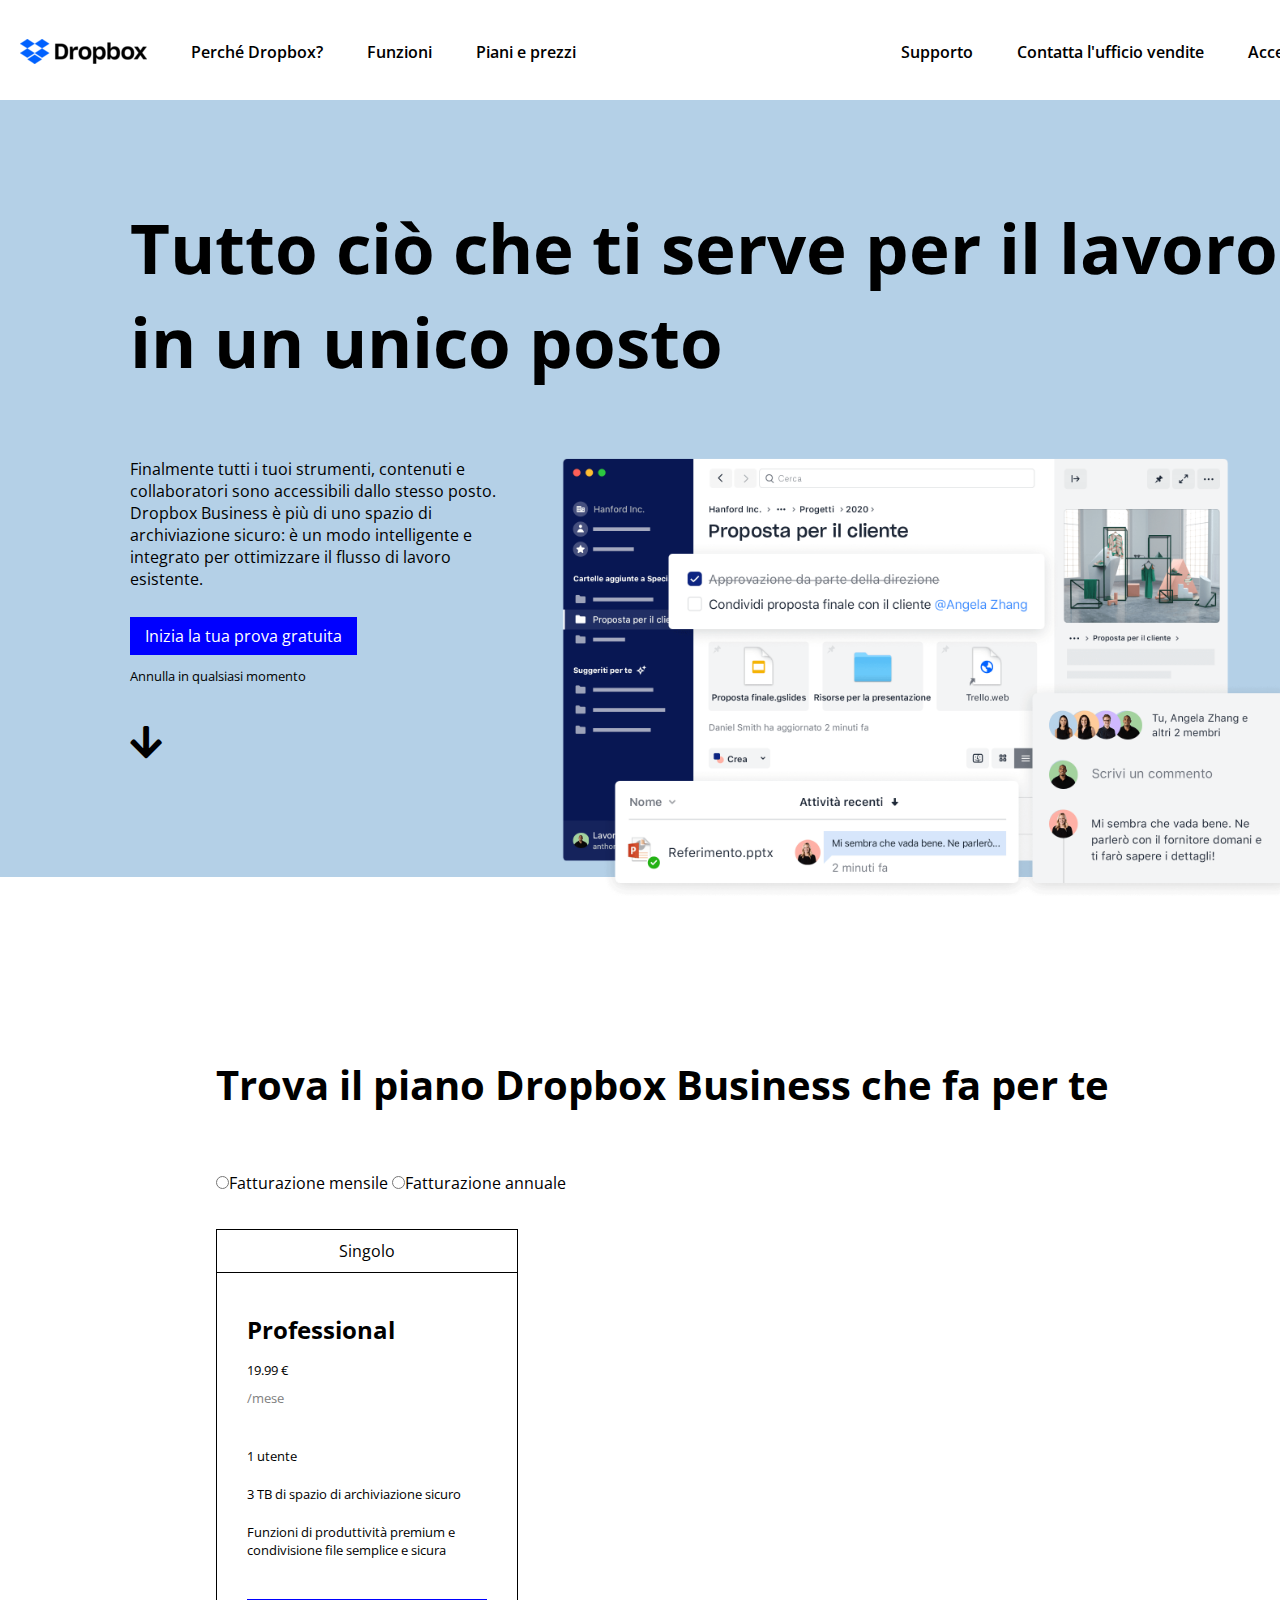
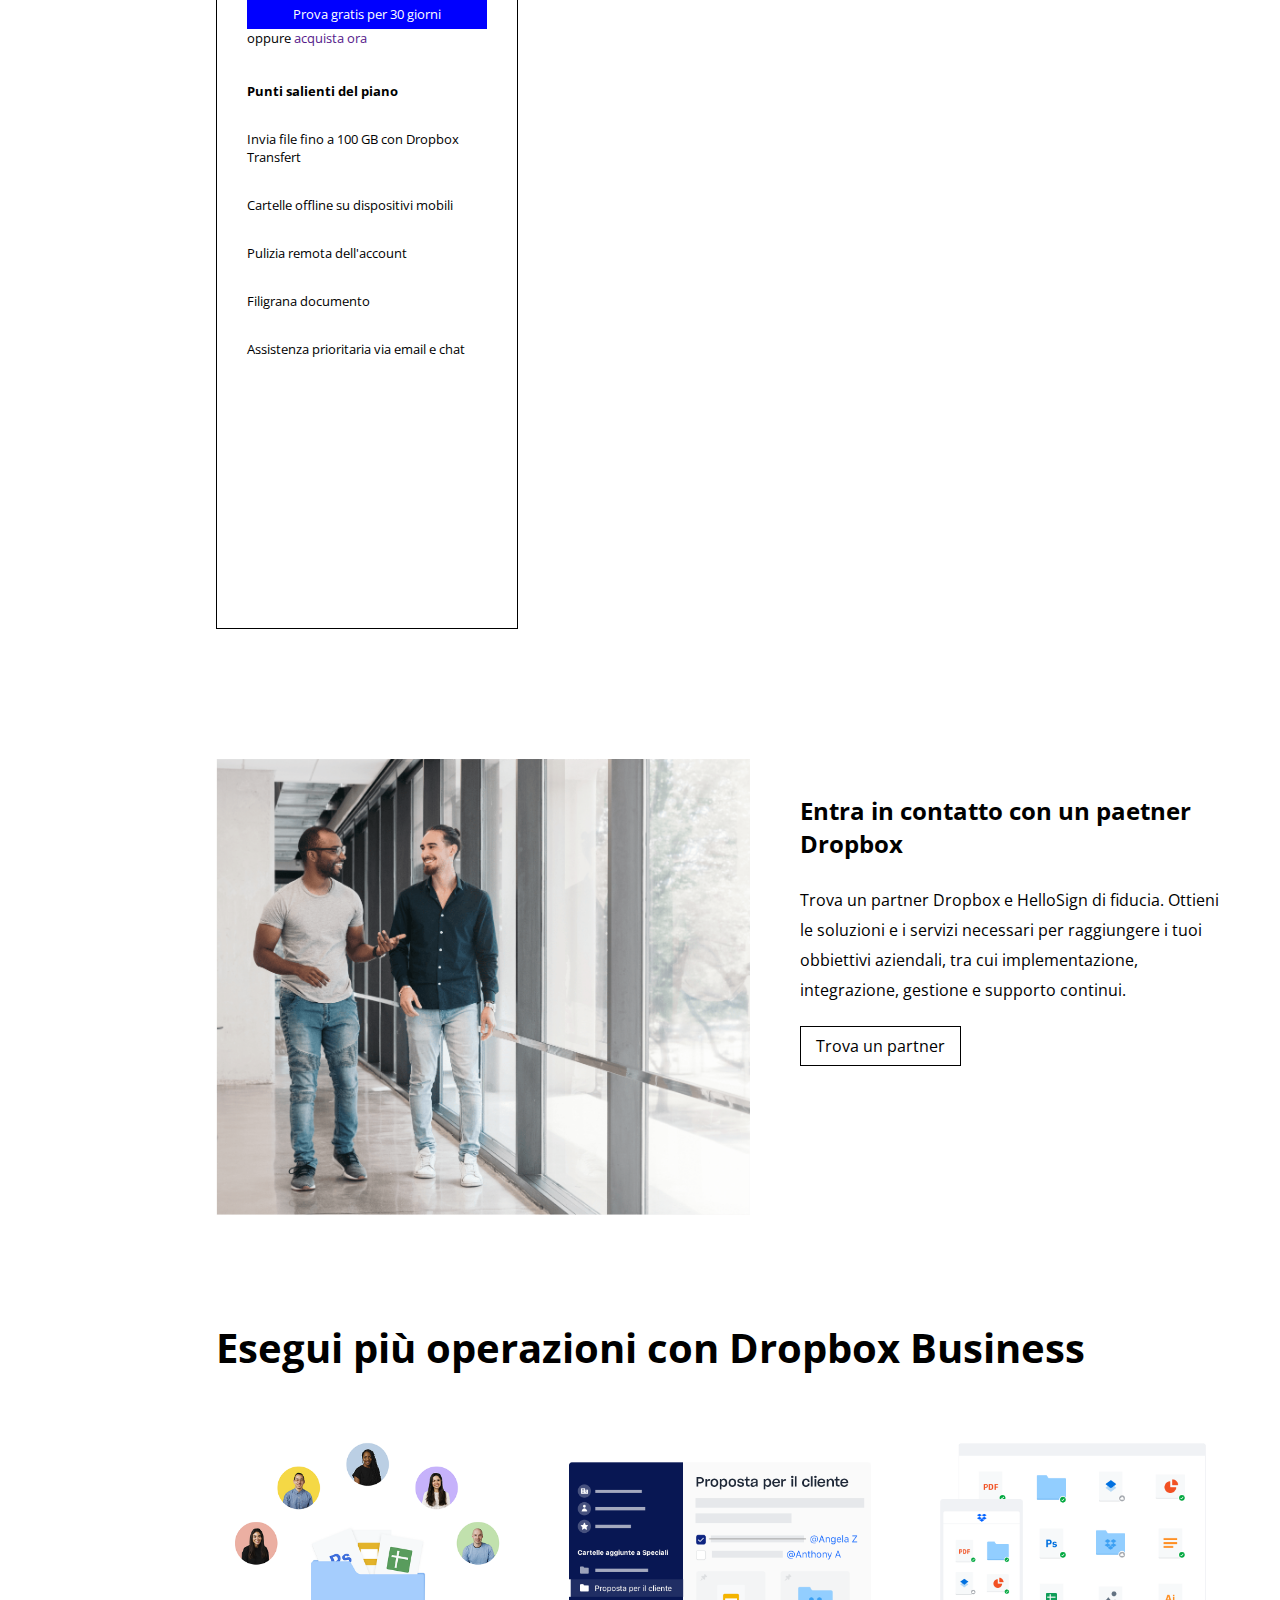
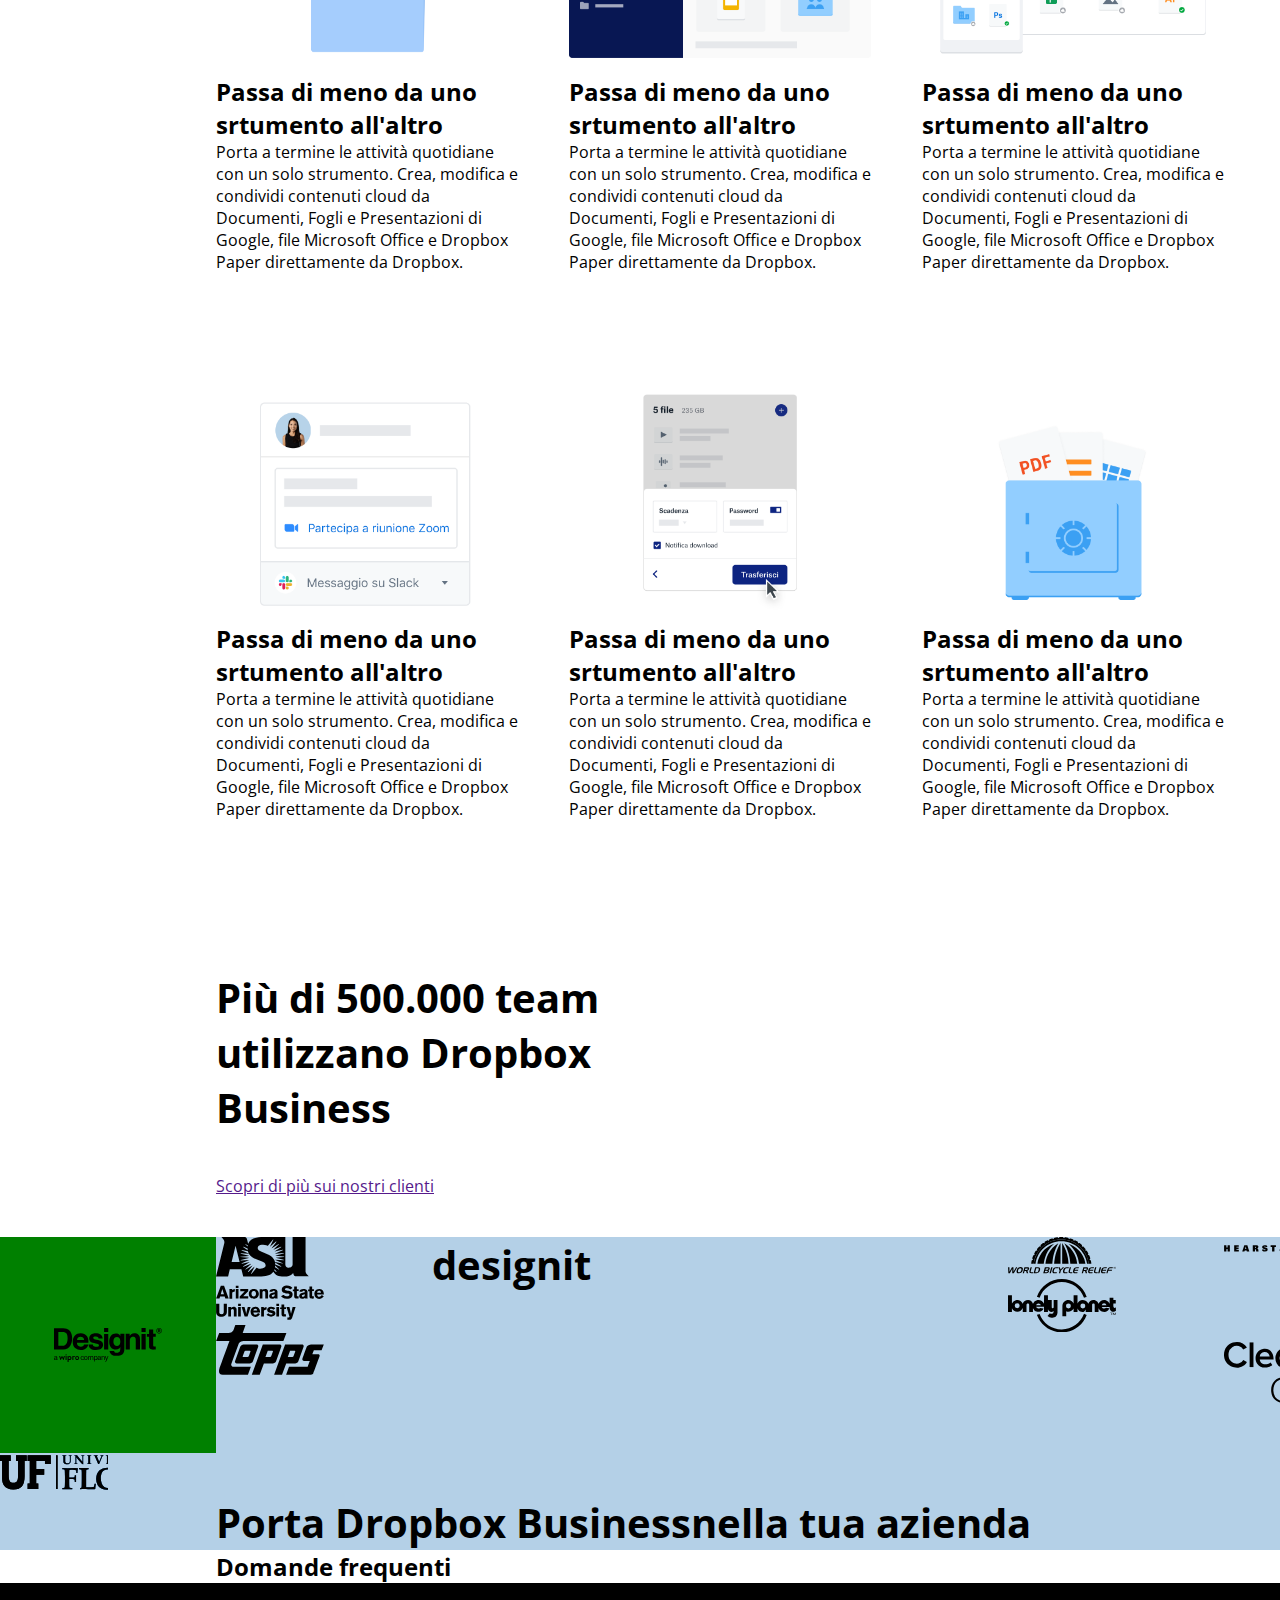
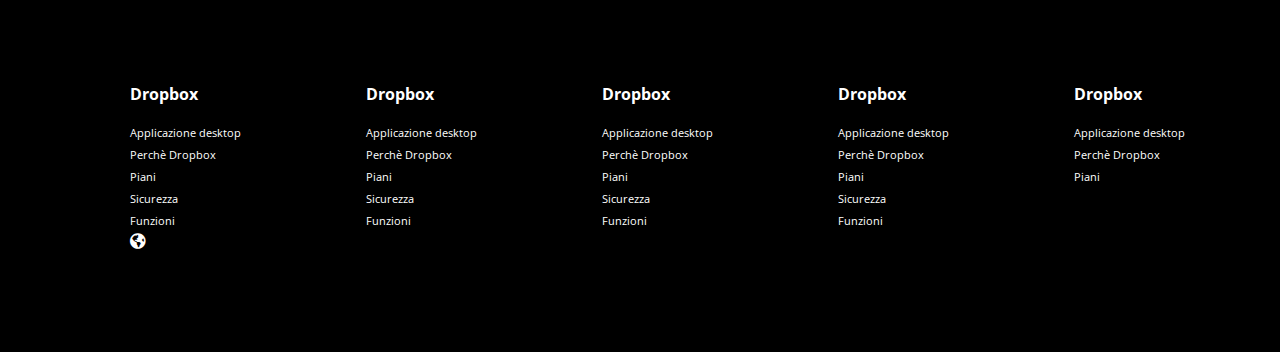
<file: index.html>
<!DOCTYPE html>
<html lang="en">
<head>
    <meta charset="UTF-8">
    <meta http-equiv="X-UA-Compatible" content="IE=edge">
    <meta name="viewport" content="width=device-width, initial-scale=1.0">
    <title>Document</title>
    <link rel="stylesheet" href="style.css">
    <link rel="preconnect" href="https://fonts.gstatic.com">
    <link href="https://fonts.googleapis.com/css2?family=Open+Sans:ital,wght@0,400;0,600;0,700;0,800;1,400&amp;display=swap" rel="stylesheet">
    <link rel="stylesheet" href="https://cdnjs.cloudflare.com/ajax/libs/font-awesome/5.15.4/css/all.min.css" integrity="sha512-1ycn6IcaQQ40/MKBW2W4Rhis/DbILU74C1vSrLJxCq57o941Ym01SwNsOMqvEBFlcgUa6xLiPY/NS5R+E6ztJQ==" crossorigin="anonymous" referrerpolicy="no-referrer" />
</head>

<body>

    <header>

        <div class="clearfix">

            <div class="column_left">

                <div class="logo">
                    
                    <img src="./img/logo-small.png" alt="logo Dropbox">
    
                </div>
                <!-- /logo -->
                
                <nav>
                    
                    <a href="">Perché Dropbox?</a>
                    <a href="">Funzioni</a>
                    <a href="">Piani e prezzi</a>
    
                </nav> 
                <!-- /link a sinistra -->   

            </div>

            <!-- /column_left -->


            <div class="column_right">

                <nav>
    
                    <a href="">Supporto</a>
                    <a href="">Contatta l'ufficio vendite</a>
                    <a href="">Accedi</a>
                    
                </nav>
                <!-- /link a destra -->
                
                <div class="btn_full">
    
                    <a href="">Inizia</a>
    
                </div>
                <!-- /link pieno -->

            </div>

            <!-- column_right -->

        </div>
        
        <!-- /header > clearfix -->

    </header>

    <!-- /header -->


    <main>

        <!-- sezione jumbo estesa -->
        
        <div class="total">

            <section class="clearfix ample jumbo">

                <div class="row_title">
                    <h1>Tutto ciò che ti serve per il lavoro, in un unico posto</h1>
                </div>

                <!-- /titolo sezione -->

                <div class="column_text">

                    <p>
                        Finalmente tutti i tuoi strumenti, contenuti e collaboratori sono accessibili dallo stesso posto. Dropbox Business è più di uno spazio di  archiviazione sicuro: è un modo intelligente e integrato per ottimizzare il flusso di lavoro esistente.
                    </p>
                    <!-- /contenuto -->

                    <div class="btn_full">
                        <a href="#">
                            Inizia la tua prova gratuita
                        </a> 
                    </div>   
                    <!-- /link pieno --> 

                    <div class="notice">
                        Annulla in qualsiasi momento
                    </div>
                    <!-- /nota -->

                    <a href="#versions">
                        <i class="fas fa-arrow-down"></i>
                    </a>
                    <!-- /reindirizzamento sezione #versions -->

                </div>

                <!-- /text -->

                <div class="column_illustration">

                    <img src="./img/jumbo.png" alt="">

                </div>
                <!-- /illustration -->

            </section>

        </div>

        <!-- tre zone clearfix -->
        <section class="container" id="versions">

            <h2 class="plans">Trova il piano Dropbox Business che fa per te</h2>

            <div class="terms_of_payment">

                <input type="radio" class="check">Fatturazione mensile

                <input type="radio" class="uncheck">Fatturazione annuale

            </div>

            <div class="clearfix">

                <div class="card">

                    <div class="user">
                        Singolo
                    </div>

                    <div class="content_plans">
                        
                        <h3>Professional</h3>

                        <div class="price">19.99 €</div>

                        <div class="reference_duration">/mese</div>

                         <ol>

                            <li>1 utente</li>
                            <li>3 TB di spazio di archiviazione sicuro</li>
                            <li>Funzioni di produttività premium e condivisione file semplice e sicura</li>

                        </ol>

                        <div class="btn_full">

                            <a href="">Prova gratis per 30 giorni</a>

                        </div>

                        <div>oppure <a href="">acquista ora</a></div>

                        <dl>

                            <dt>Punti salienti del piano</dt>

                            <dd>Invia file fino a 100 GB con Dropbox Transfert</dd>

                           <dd>Cartelle offline su dispositivi mobili</dd>

                           <dd>Pulizia remota dell'account</dd>

                           <dd>Filigrana documento</dd>

                           <dd>Assistenza prioritaria via email e chat</dd>

                        </dl>
    

                    </div>


                </div>
    
            </div>
    
            <div class="clearfix contact">
                
                <div class="column_img">

                    <img src="./img/partner.png" alt="">

                </div>

                <div class="column_text">

                    <h3>Entra in contatto con un paetner Dropbox</h3>

                    <p>
                        Trova un partner Dropbox e HelloSign di fiducia. Ottieni le soluzioni e i servizi necessari per raggiungere i tuoi obbiettivi aziendali, tra cui implementazione, integrazione, gestione e supporto continui.
                    </p>

                    <div class="btn_empty">

                        <a href="">Trova un partner</a> 

                    </div>

                </div>

            </div>
    
            <section class="clearfix operation">
                
                <div class="row_title">

                    <h2>Esegui più operazioni con Dropbox Business</h2>

                </div>

                <div class="row middle">

                    <div>
                        <img src="./img/business-feature-switching-tools.png" alt="">

                        <h3>Passa di meno da uno srtumento all'altro</h3>

                        <p>
                            Porta a termine le attività quotidiane con un solo strumento. Crea, modifica e condividi contenuti cloud da Documenti, Fogli e Presentazioni di Google, file Microsoft Office e <span>Dropbox Paper</span> direttamente da Dropbox.
                        </p>

                    </div>

                    <div>
                        <img src="./img/business-feature-coordinate-it.png" alt="">

                        <h3>Passa di meno da uno srtumento all'altro</h3>

                        <p>
                            Porta a termine le attività quotidiane con un solo strumento. Crea, modifica e condividi contenuti cloud da Documenti, Fogli e Presentazioni di Google, file Microsoft Office e Dropbox Paper direttamente da Dropbox.
                        </p>

                    </div>

                    <div>
                        <img src="./img/business-feature-multi-device.png" alt="">

                        <h3>Passa di meno da uno srtumento all'altro</h3>

                        <p>
                            Porta a termine le attività quotidiane con un solo strumento. Crea, modifica e condividi contenuti cloud da Documenti, Fogli e Presentazioni di Google, file Microsoft Office e Dropbox Paper direttamente da Dropbox.
                        </p>

                    </div>

                </div>

                <div class="row bottom">

                    <div>
                        <img src="./img/business-feature-integrations-it.png" alt="">

                        <h3>Passa di meno da uno srtumento all'altro</h3>

                        <p>
                            Porta a termine le attività quotidiane con un solo strumento. Crea, modifica e condividi contenuti cloud da Documenti, Fogli e Presentazioni di Google, file Microsoft Office e Dropbox Paper direttamente da Dropbox.
                        </p>

                    </div>

                    <div>
                        <img src="./img/business-feature-send-files-it.png" alt="">

                        <h3>Passa di meno da uno srtumento all'altro</h3>

                        <p>
                            Porta a termine le attività quotidiane con un solo strumento. Crea, modifica e condividi contenuti cloud da Documenti, Fogli e Presentazioni di Google, file Microsoft Office e Dropbox Paper direttamente da Dropbox.
                        </p>

                    </div>

                    <div>
                        <img src="./img/business-feature-security.png"">

                        <h3>Passa di meno da uno srtumento all'altro</h3>

                        <p>
                            Porta a termine le attività quotidiane con un solo strumento. Crea, modifica e condividi contenuti cloud da Documenti, Fogli e Presentazioni di Google, file Microsoft Office e Dropbox Paper direttamente da Dropbox.
                        </p>

                    </div>

                </div>

            </section>

            
            
            
            <div class="popularity">
                
                <h2>Più di 500.000 team utilizzano Dropbox Business</h2>
                
                <a href="" class="clients">Scopri di più sui nostri clienti</a>
                
            </div>
            
        </section>


        <!-- zona "referenze" più invito -->
        <div class="total">

            <div class="clearfix">

                <div class="partners">

                    <div class="designit">
                        

                    </div>

                    <div class="florida">

                        <a href=""><svg height="37" width="50%" xmlns="http://www.w3.org/2000/svg"><g fill="none" fill-rule="evenodd"><path d="M56.07 2.21v33.88h1.5V2.21z" fill="#000"/><path d="M169.09 11c.13.358.38.659.71.85.424.226.9.333 1.38.31a3.74 3.74 0 0 0 1.33-.22 6.17 6.17 0 0 0 1.23-.65 4.69 4.69 0 0 0 .94-.78 4.59 4.59 0 0 0 .74-1.46 6 6 0 0 0 .32-1.91 3.3 3.3 0 0 0-.12-.93 1.93 1.93 0 0 0-.39-.73 1.87 1.87 0 0 0-.79-.49 3.32 3.32 0 0 0-1.15-.19 3.56 3.56 0 0 0-1.42.29 5.47 5.47 0 0 0-1.23.73 5.18 5.18 0 0 0-.78.71 4.33 4.33 0 0 0-.66 1.41 6.36 6.36 0 0 0-.3 1.89 3.43 3.43 0 0 0 .2 1.18zm1.86-3.47a4 4 0 0 1 .74-1.66 1.34 1.34 0 0 1 1-.44 1.18 1.18 0 0 1 .93.4c.27.373.399.83.36 1.29a8.62 8.62 0 0 1-.31 2.21 5.51 5.51 0 0 1-.47 1.24 1.84 1.84 0 0 1-.56.65 1.28 1.28 0 0 1-.72.2 1.22 1.22 0 0 1-1-.39 2 2 0 0 1-.34-1.29 8.71 8.71 0 0 1 .33-2.23zm6.73-1.72h1l-1.06 5.47a23 23 0 0 1-.67 3 1.06 1.06 0 0 1-.31.49.64.64 0 0 1-.39.14.6.6 0 0 1-.4-.15 1.39 1.39 0 0 1-.33-.5h-.23c-.05.26-.11.51-.18.73s-.17.51-.3.88c.151.07.314.114.48.13.253-.006.5-.075.72-.2a4.94 4.94 0 0 0 1.4-1.18 6.38 6.38 0 0 0 1.11-1.85c.4-1.12.734-2.261 1-3.42l.77-3.54h1.87a4.7 4.7 0 0 1 .23-.76l-.07-.12a6.38 6.38 0 0 1-.71.07c-.527.033-.86.033-1 0h-.12a20.22 20.22 0 0 1 .43-1.95 2.67 2.67 0 0 1 .2-.54.75.75 0 0 1 .27-.28.67.67 0 0 1 .35-.1 1 1 0 0 1 .53.19c.24.176.444.396.6.65h.22a13.43 13.43 0 0 1 .41-1.87 1.68 1.68 0 0 0-.6-.12 1.8 1.8 0 0 0-.69.11 7.53 7.53 0 0 0-1 .67 14.67 14.67 0 0 0-1.42 1.16 3.1 3.1 0 0 0-.61.75 3.86 3.86 0 0 0-.26.86c0 .19-.07.31-.1.39a5.66 5.66 0 0 1-.79.28c-.32.093-.56.17-.72.23l-.07.37h.44zM76.07 22.3h-1.33a7.08 7.08 0 0 1-.17 1.7.47.47 0 0 1-.29.35 9.82 9.82 0 0 1-2.47.18c-.453 0-1.323-.037-2.61-.11v-2.08c0-2.62.057-4.43.17-5.43l1.59-.07h1.43a13.64 13.64 0 0 1 2.32.17 4 4 0 0 1 1.26.35.29.29 0 0 1 .14.15c.063.262.094.53.09.8.06.813.09 1.34.09 1.58h1.23c0-.667.047-1.443.14-2.33s.19-1.62.29-2.2l-.14-.21a26.18 26.18 0 0 0-2.9-.15l-7.28.14-5.34-.14v1.3c.6.023 1.197.08 1.79.17.153.024.299.078.43.16a.49.49 0 0 1 .14.25 7.61 7.61 0 0 1 .17 1.65c.093 2.667.14 4.08.14 4.24V29c0 .533-.027 1.413-.08 2.64s-.093 1.957-.12 2.19a1.87 1.87 0 0 1-.21.79.47.47 0 0 1-.23.17 10.22 10.22 0 0 1-2.03.21v1.25c1.86-.073 3.22-.11 4.08-.11l5.92.08V35a17.42 17.42 0 0 1-2.38-.25.71.71 0 0 1-.38-.26 5.51 5.51 0 0 1-.24-1.67c-.06-.96-.09-2.627-.09-5v-1.71h1.21c1.18-.026 2.36.04 3.53.2a.76.76 0 0 1 .54.29 7.18 7.18 0 0 1 .26 2.28h1.33zm8.42 13.78c.667 0 1.827.02 3.48.06l3.56.08c1.293 0 2.247-.027 2.86-.08a5.15 5.15 0 0 0 .9-.14c0-.193.047-.767.14-1.72l.38-3.06v-.5h-1.23c-.193.973-.39 1.847-.59 2.62a1.39 1.39 0 0 1-.26.56 1.88 1.88 0 0 1-.74.2 26.43 26.43 0 0 1-4 .27c-.507 0-1.457-.037-2.85-.11v-2.58-4.29-4.37c0-1.693.023-3.097.07-4.21a12.27 12.27 0 0 1 .08-1.88.53.53 0 0 1 .24-.3 6.89 6.89 0 0 1 2.09-.27V15c-1.647.073-3.387.11-5.22.11-1.647 0-3.11-.037-4.39-.11v1.33a6.79 6.79 0 0 1 2.32.3.47.47 0 0 1 .23.27c.15 1.08.214 2.17.19 3.26v5.91c0 2.173-.02 4.033-.06 5.58s-.087 2.447-.14 2.7a.36.36 0 0 1-.07.17 1.44 1.44 0 0 1-.41.3 9.88 9.88 0 0 1-1.1.59v.78c2-.093 3.503-.14 4.51-.14zm13.06-4.2a9.06 9.06 0 0 0 3.84 3.64 12.82 12.82 0 0 0 5.85 1.24 14.54 14.54 0 0 0 5.6-1 9.93 9.93 0 0 0 3.19-2.17 9.58 9.58 0 0 0 2.13-3.23 14 14 0 0 0 1-5.28 13 13 0 0 0-.37-3.08 9.81 9.81 0 0 0-1-2.56 9.47 9.47 0 0 0-4.89-4 15.28 15.28 0 0 0-5-.77 15.71 15.71 0 0 0-5.11.8A9.85 9.85 0 0 0 97 21a12.76 12.76 0 0 0-.84 4.83 11.82 11.82 0 0 0 1.39 6zm4-11.39a5.87 5.87 0 0 1 2.26-3.07 6.61 6.61 0 0 1 3.76-1 6.4 6.4 0 0 1 3.11.65 6.12 6.12 0 0 1 2 1.89 9.34 9.34 0 0 1 1.32 3 15.25 15.25 0 0 1 .46 3.88 14.37 14.37 0 0 1-.85 5.26 6 6 0 0 1-2.32 3.04 6.47 6.47 0 0 1-3.41.91 6.56 6.56 0 0 1-3.57-1 6.82 6.82 0 0 1-2.48-3.27 15.21 15.21 0 0 1-1-5.85 13.66 13.66 0 0 1 .7-4.49zm19.74-3.89a.57.57 0 0 1 .22.26 9.7 9.7 0 0 1 .18 2.27l.08 3.2v5.62l-.12 4.42a14.11 14.11 0 0 1-.15 1.79 1 1 0 0 1-.13.42.46.46 0 0 1-.26.15 11.4 11.4 0 0 1-2 .17v1.33c1.333-.073 2.79-.11 4.37-.11 1.767 0 3.51.037 5.23.11v-1.34a15.11 15.11 0 0 1-1.76-.09 1.18 1.18 0 0 1-.44-.16.62.62 0 0 1-.2-.22 3.58 3.58 0 0 1-.17-1.1c0-.28-.03-1.46-.09-3.54v-4.81c0-.96.03-2.867.09-5.72 0-1.273.03-2.093.09-2.46a8.54 8.54 0 0 1 1.44-.12 7.7 7.7 0 0 1 2.27.23 3.52 3.52 0 0 1 1.65 1.29c.466.682.7 1.495.67 2.32a4.93 4.93 0 0 1-.64 2.49 3.59 3.59 0 0 1-1.56 1.54 6.24 6.24 0 0 1-2.74.37l-.17.5c.362.284.679.621.94 1 .667.88 1.453 2.087 2.36 3.62l3.24 5.34c.157.27.278.559.36.86.8-.04 1.603-.06 2.41-.06.667 0 1.79.02 3.37.06v-1.34a3 3 0 0 1-1-.12 1.6 1.6 0 0 1-.5-.37c-.173-.18-.637-.77-1.39-1.77l-1-1.5-2.35-3.5-.17-.29c-.06-.1-.24-.38-.57-.86s-.61-.93-.86-1.38a7.56 7.56 0 0 0 3.5-2.38 5.39 5.39 0 0 0 1.14-3.33 4.15 4.15 0 0 0-.83-2.62 3.88 3.88 0 0 0-2-1.42 13.78 13.78 0 0 0-3.56-.34c-.82 0-1.853.03-3.1.09-.76.047-1.667.07-2.72.07h-2.88l-2.42-.07v1.2a8.55 8.55 0 0 1 2.22.3zm24.15-1.46c-1.647 0-3.107-.037-4.38-.11v1.33a16 16 0 0 1 1.92.13.75.75 0 0 1 .36.17.66.66 0 0 1 .15.3c.11.799.17 1.604.18 2.41v10.21c0 1.033-.04 2.153-.12 3.36-.05.83-.09 1.3-.12 1.42a.49.49 0 0 1-.14.24.9.9 0 0 1-.43.17c-.16 0-.767.037-1.82.11v1.33a76.478 76.478 0 0 1 4.35-.11c1.873 0 3.63.037 5.27.11v-1.32a14.41 14.41 0 0 1-1.81-.1 1.15 1.15 0 0 1-.46-.18.61.61 0 0 1-.21-.33 8.27 8.27 0 0 1-.15-2v-8.9c0-.193.02-1.527.06-4v-1.49a3.57 3.57 0 0 1 .15-1 .5.5 0 0 1 .17-.25 1.06 1.06 0 0 1 .41-.17 14.82 14.82 0 0 1 1.83-.11V15c-1.647.073-3.393.11-5.24.11zm11.71 21l4.49.11a17.7 17.7 0 0 0 5.22-.67 11.79 11.79 0 0 0 4-2.2 10.73 10.73 0 0 0 2.91-3.8 12.09 12.09 0 0 0 1.06-5.16 11.87 11.87 0 0 0-.71-4.18 7.21 7.21 0 0 0-1.25-2.12 8 8 0 0 0-2-1.7 8.78 8.78 0 0 0-2.81-1 22.57 22.57 0 0 0-4.29-.33c-.78 0-1.813.017-3.1.05-1.787.06-3.003.09-3.65.09l-5.45-.23v1.22c1.093.14 1.727.23 1.9.27a.77.77 0 0 1 .38.18.53.53 0 0 1 .12.21c.145.903.212 1.816.2 2.73.053 2.573.08 4.527.08 5.86V28c0 3.04-.057 5.237-.17 6.59-.32.243-.654.466-1 .67l-.42.24v.73l4.58-.11zm1.31-7.71v-3.5c0-3.96.053-6.653.16-8.08a18.17 18.17 0 0 1 2.57-.2 14.71 14.71 0 0 1 4.63.54 5.69 5.69 0 0 1 2.53 1.76 7.46 7.46 0 0 1 1.44 2.82 12.69 12.69 0 0 1 .44 3.34 13.59 13.59 0 0 1-.44 3.53 9.34 9.34 0 0 1-1.23 2.82 6.77 6.77 0 0 1-1.66 1.79 6.49 6.49 0 0 1-2 .92 13.63 13.63 0 0 1-3.57.42 16.32 16.32 0 0 1-2.69-.24c-.107-.96-.16-2.94-.16-5.94zm17.17 7.71l3.49.11V35a6.49 6.49 0 0 1-2.16-.27.56.56 0 0 1-.24-.51c.148-.89.4-1.759.75-2.59l.66-1.81h7.81l1.35 3.28c.185.391.303.81.35 1.24a.45.45 0 0 1-.23.43 8.8 8.8 0 0 1-2.12.23v1.25l5.31-.11 4.21.11V35l-.67-.07a4.7 4.7 0 0 1-.88-.11.9.9 0 0 1-.31-.18 1.46 1.46 0 0 1-.29-.39l-.61-1.39-.94-2.07-6.72-15.85h-2.16l-1.33 3.44-3.95 9.75a548.915 548.915 0 0 1-1.51 3.71 257.941 257.941 0 0 1-1 2.31 1.74 1.74 0 0 1-.34.45 1.08 1.08 0 0 1-.4.21c-.483.085-.97.138-1.46.16v1.25l3.47-.11zm6.36-15.94l3.24 7.8h-6.35l3.12-7.83zM63.08 2.81a.51.51 0 0 1 .21.19c.05.131.077.27.08.41v5.66a2.32 2.32 0 0 0 .84 1.48 2.9 2.9 0 0 0 1 .51 6.06 6.06 0 0 0 1.8.26 5.37 5.37 0 0 0 1.45-.18 3.22 3.22 0 0 0 1.09-.53 2.71 2.71 0 0 0 .74-.8 2.81 2.81 0 0 0 .33-1 8.8 8.8 0 0 0 .08-1.18V6.1 4.3a9.37 9.37 0 0 1 .11-1.3.36.36 0 0 1 .12-.19 1.74 1.74 0 0 1 .74-.1V2.2l-1.38.04h-1.55v.48a2.57 2.57 0 0 1 .91.13.3.3 0 0 1 .15.15c.073.328.103.664.09 1v3.3a5 5 0 0 1-.22 1.84 1.75 1.75 0 0 1-.75.78 2.81 2.81 0 0 1-1.41.3 3.08 3.08 0 0 1-1.22-.22 1.69 1.69 0 0 1-.74-.59 2.09 2.09 0 0 1-.3-1V4.8a10.45 10.45 0 0 1 .04-1.74.31.31 0 0 1 .13-.22 1.93 1.93 0 0 1 .87-.12V2.2h-1.12l-.88.04-2-.04v.52l.83.09zm11.29 8.27h3.05v-.54h-.13a5.58 5.58 0 0 1-.6-.05.44.44 0 0 1-.21-.07.26.26 0 0 1-.09-.12 5 5 0 0 1-.08-.9V4.2c2.507 3.06 4.443 5.353 5.81 6.88l1.09.16.08-.05c-.06-.6-.09-2.307-.09-5.12V4.4a7.06 7.06 0 0 1 .09-1.46.16.16 0 0 1 .07-.1c.3-.094.616-.132.93-.11V2.2h-3v.53c.339-.03.68.015 1 .13a.45.45 0 0 1 .11.31c.053.4.08 1.733.08 4v1.47c-.587-.607-1.327-1.443-2.22-2.51a110.922 110.922 0 0 1-3.2-3.93h-2.69v.53c.271.01.542.036.81.08a.41.41 0 0 1 .2.1.47.47 0 0 1 .09.21c.016.2.016.4 0 .6V8.94c-.033.62-.063 1.01-.09 1.17a.56.56 0 0 1-.08.24.28.28 0 0 1-.12.08 7 7 0 0 1-.86.07v.54zM89 2.24h-1.83v.52c.267 0 .535.017.8.05a.31.31 0 0 1 .15.07.27.27 0 0 1 .06.13c.057.327.094.658.11.99V8.3c0 .433-.02.903-.06 1.41v.6a.2.2 0 0 1-.06.1.38.38 0 0 1-.18.07h-.76v.56h4.03v-.52a6 6 0 0 1-.76 0 .48.48 0 0 1-.21-.12.26.26 0 0 1-.09-.14 3.45 3.45 0 0 1-.06-.85V5.7 4.02 3.4a1.51 1.51 0 0 1 .05-.4.21.21 0 0 1 .1-.12.44.44 0 0 1 .17-.07 6.25 6.25 0 0 1 .77 0V2.2h-2.2zm10.14 8.88c.26-.72.753-1.953 1.48-3.7l.86-2 .45-1.05a6 6 0 0 1 .72-1.44 2.1 2.1 0 0 1 .72-.13v-.6H100.39v.56H101.32a.22.22 0 0 1 .09.08.31.31 0 0 1 0 .16.8.8 0 0 1 0 .15c-.04.173-.157.507-.35 1a73.78 73.78 0 0 1-.45 1.2L99.2 8.84 97.6 5v-.12l-.31-.61a5.69 5.69 0 0 1-.42-1.21.22.22 0 0 1 .05-.16.36.36 0 0 1 .19-.09 3.93 3.93 0 0 1 .77-.06V2.2h-4.13v.56a2.06 2.06 0 0 1 .79.11c.163.157.289.349.37.56.16.32.593 1.32 1.3 3l.9 2.15 1 2.53h1zm9.15-.12h3.08c.383.02.767.02 1.15 0l.08-.08a19.6 19.6 0 0 1 .14-2.07h-.45a6.68 6.68 0 0 1-.24 1.15.23.23 0 0 1-.08.11 2.05 2.05 0 0 1-.71.13H108.79V6.85a9.13 9.13 0 0 1 1 0 7.5 7.5 0 0 1 1.13.07c.11.01.208.07.27.16.095.293.129.603.1.91h.51V5.21h-.51a3.28 3.28 0 0 1-.09.8.24.24 0 0 1-.09.13 1.16 1.16 0 0 1-.4 0h-1.9V4.82a16.15 16.15 0 0 1 .09-1.83h1.15a11 11 0 0 1 1.23.07 1.5 1.5 0 0 1 .51.1.23.23 0 0 1 .08.13c.044.305.064.612.06.92h.49l.06-.92.12-.92v-.08l-.31-.09H105.83v.54c.31-.003.62.034.92.11a.2.2 0 0 1 .1.1c.07.288.1.584.09.88v4.09c0 .333-.017.863-.05 1.59 0 .4 0 .69-.06.86-.192.147-.4.27-.62.37v.34zm8.35-8.18a.23.23 0 0 1 .09.11c.068.329.095.665.08 1V7.6l-.05 1.85a5.77 5.77 0 0 1-.06.75.41.41 0 0 1-.05.18.2.2 0 0 1-.11.06 4.9 4.9 0 0 1-.85.07v.56h4.02v-.55a6.36 6.36 0 0 1-.74 0 .49.49 0 0 1-.18-.07.26.26 0 0 1-.08-.09 1.54 1.54 0 0 1-.07-.46V8.41v-2-2.4-1a3.59 3.59 0 0 1 .6-.05 3.21 3.21 0 0 1 1 .1c.28.106.52.294.69.54.2.294.299.645.28 1a2.06 2.06 0 0 1-.27 1 1.49 1.49 0 0 1-.65.65 2.61 2.61 0 0 1-1.15.16l-.07.21c.15.119.282.26.39.42.273.367.607.873 1 1.52l1.36 2.24c.065.113.115.234.15.36h2.42v-.64a1.25 1.25 0 0 1-.4-.05.65.65 0 0 1-.21-.16c-.073-.073-.267-.32-.58-.74l-.43-.63-1-1.47-.07-.12-.2-.35c-.13-.2-.26-.39-.36-.58a3.16 3.16 0 0 0 1.46-1c.313-.4.482-.893.48-1.4a1.74 1.74 0 0 0-.35-1.1 1.62 1.62 0 0 0-.84-.59 5.75 5.75 0 0 0-1.49-.14h-4.65v.53c.314.002.627.046.93.13zm16.39.63a7.37 7.37 0 0 1 .13-.81l-.05-.15a4.32 4.32 0 0 0-1.1-.35 7 7 0 0 0-1.3-.12 5.58 5.58 0 0 0-1.26.14 3.29 3.29 0 0 0-1.1.47 2.36 2.36 0 0 0-.79.93 2.9 2.9 0 0 0-.3 1.31 2.68 2.68 0 0 0 .17.95 2 2 0 0 0 .5.75c.252.226.554.39.88.48.24.073.743.19 1.51.35a4.93 4.93 0 0 1 1.12.36c.2.102.364.262.47.46.106.214.157.451.15.69a1.7 1.7 0 0 1-.21.85 1.42 1.42 0 0 1-.69.59 2.59 2.59 0 0 1-1.08.21 2.76 2.76 0 0 1-1.28-.3 2 2 0 0 1-.83-.69 7.94 7.94 0 0 1-.07-1.14h-.51a9.27 9.27 0 0 1-.2 2.2 6.63 6.63 0 0 0 1.34.5 6 6 0 0 0 1.39.15 4.92 4.92 0 0 0 1.83-.3c.34-.138.653-.33.93-.57a3.05 3.05 0 0 0 .71-.85c.233-.44.35-.932.34-1.43a2.67 2.67 0 0 0-.12-.83 2 2 0 0 0-.31-.62 1.73 1.73 0 0 0-.5-.43 3.26 3.26 0 0 0-.83-.32l-.85-.16-1-.19a2.81 2.81 0 0 1-.73-.28 1 1 0 0 1-.38-.41 1.54 1.54 0 0 1-.14-.68 1.34 1.34 0 0 1 .47-1 1.9 1.9 0 0 1 1.34-.44 2.66 2.66 0 0 1 1.09.22c.266.1.5.27.68.49.04.332.06.666.06 1h.53c0-.43 0-.78.06-1zm5.64-1.23h-1.83v.54a6.7 6.7 0 0 1 .8.05.31.31 0 0 1 .15.07.27.27 0 0 1 .06.13 8 8 0 0 1 .08 1V8.3c0 .433-.017.903-.05 1.41v.6a.2.2 0 0 1-.06.1.38.38 0 0 1-.18.07h-.76v.56h4.03v-.52a6 6 0 0 1-.76 0 .48.48 0 0 1-.19-.08.25.25 0 0 1-.09-.14 3.44 3.44 0 0 1-.06-.85V5.7 4.02 3.4a1.52 1.52 0 0 1 .08-.4.22.22 0 0 1 .07-.1.45.45 0 0 1 .17-.07 6.23 6.23 0 0 1 .76 0V2.2h-2.2zm8.84 8.78c.567 0 1.26.017 2.08.05v-.49a3 3 0 0 1-.91-.11.38.38 0 0 1-.19-.24 10.43 10.43 0 0 1-.07-1.65v-3.8-1.74h.91c.487 0 .903.017 1.25.05a.43.43 0 0 1 .2 0 .6.6 0 0 1 .08.27c.047.311.074.625.08.94h.52V2.89a6.52 6.52 0 0 1 .07-.68l-.06-.06H143.45l-.06.06c0 .213.02.413.06.6s.04.677 0 1.47h.52c.007-.335.04-.67.1-1a.42.42 0 0 1 .08-.22.55.55 0 0 1 .24-.05h2.12v5.54a10.3 10.3 0 0 1-.07 1.64.39.39 0 0 1-.19.25 3.12 3.12 0 0 1-.91.1v.52c.78-.033 1.473-.05 2.08-.05zm10.4-6.38a15.08 15.08 0 0 0-.92-1.58 4 4 0 0 0-.49-.63 2.89 2.89 0 0 0-.56-.41l-.7.17-1.35.27V3a2.13 2.13 0 0 1 .56 0c.168.116.319.254.45.41a10.2 10.2 0 0 1 1 1.38c.453.707.88 1.423 1.28 2.15a1.8 1.8 0 0 1 .24.6v2.44a.94.94 0 0 1-.07.38.3.3 0 0 1-.17.1 6.83 6.83 0 0 1-.85.06v.56h4.12v-.56a5.21 5.21 0 0 1-.84-.05.35.35 0 0 1-.19-.11 1.2 1.2 0 0 1-.1-.44c-.02-.39-.02-.78 0-1.17V7.66a2.59 2.59 0 0 1 0-.48c.04-.167.1-.328.18-.48.14-.267.507-.867 1.1-1.8s1.157-1.74 1.69-2.42V2.2h-1c-.06.12-.21.39-.44.79l-1.2 2.12-.8 1.29c-.1-.22-.397-.807-.89-1.76z" fill="#004b93" fill-rule="nonzero"/><g fill="#000"><path d="M36.21 30.38v-8.67h7.99v-5.72h-7.99v-8.1h8.77v3.14h5.79V2.22H27.59v5.67h2.18v22.49H27.6v5.72h10.7v-5.72zm-11.63-7.09V7.89h2.14V2.22H16.01v5.67h2.09v13.49c0 5.66-.65 8.37-4.71 8.37S8.67 27 8.67 21.38V7.89h2.07V2.22H0v5.67h2.13v15.4c0 3.37 0 6.12 1.59 8.6 1.77 2.8 5 4.59 9.66 4.59 8.26 0 11.2-4.31 11.2-13.19zM56.07 2.21v33.88h1.5V2.21z"/><path d="M169.09 11c.13.358.38.659.71.85.424.226.9.333 1.38.31a3.74 3.74 0 0 0 1.33-.22 6.17 6.17 0 0 0 1.23-.65 4.69 4.69 0 0 0 .94-.78 4.59 4.59 0 0 0 .74-1.46 6 6 0 0 0 .32-1.91 3.3 3.3 0 0 0-.12-.93 1.93 1.93 0 0 0-.39-.73 1.87 1.87 0 0 0-.79-.49 3.32 3.32 0 0 0-1.15-.19 3.56 3.56 0 0 0-1.42.29 5.47 5.47 0 0 0-1.23.73 5.18 5.18 0 0 0-.78.71 4.33 4.33 0 0 0-.66 1.41 6.36 6.36 0 0 0-.3 1.89 3.43 3.43 0 0 0 .2 1.18zm1.86-3.47a4 4 0 0 1 .74-1.66 1.34 1.34 0 0 1 1-.44 1.18 1.18 0 0 1 .93.4c.27.373.399.83.36 1.29a8.62 8.62 0 0 1-.31 2.21 5.51 5.51 0 0 1-.47 1.24 1.84 1.84 0 0 1-.56.65 1.28 1.28 0 0 1-.72.2 1.22 1.22 0 0 1-1-.39 2 2 0 0 1-.34-1.29 8.71 8.71 0 0 1 .33-2.23zm6.73-1.72h1l-1.06 5.47a23 23 0 0 1-.67 3 1.06 1.06 0 0 1-.31.49.64.64 0 0 1-.39.14.6.6 0 0 1-.4-.15 1.39 1.39 0 0 1-.33-.5h-.23c-.05.26-.11.51-.18.73s-.17.51-.3.88c.151.07.314.114.48.13.253-.006.5-.075.72-.2a4.94 4.94 0 0 0 1.4-1.18 6.38 6.38 0 0 0 1.11-1.85c.4-1.12.734-2.261 1-3.42l.77-3.54h1.87a4.7 4.7 0 0 1 .23-.76l-.07-.12a6.38 6.38 0 0 1-.71.07c-.527.033-.86.033-1 0h-.12a20.22 20.22 0 0 1 .43-1.95 2.67 2.67 0 0 1 .2-.54.75.75 0 0 1 .27-.28.67.67 0 0 1 .35-.1 1 1 0 0 1 .53.19c.24.176.444.396.6.65h.22a13.43 13.43 0 0 1 .41-1.87 1.68 1.68 0 0 0-.6-.12 1.8 1.8 0 0 0-.69.11 7.53 7.53 0 0 0-1 .67 14.67 14.67 0 0 0-1.42 1.16 3.1 3.1 0 0 0-.61.75 3.86 3.86 0 0 0-.26.86c0 .19-.07.31-.1.39a5.66 5.66 0 0 1-.79.28c-.32.093-.56.17-.72.23l-.07.37h.44zM76.07 22.3h-1.33a7.08 7.08 0 0 1-.17 1.7.47.47 0 0 1-.29.35 9.82 9.82 0 0 1-2.47.18c-.453 0-1.323-.037-2.61-.11v-2.08c0-2.62.057-4.43.17-5.43l1.59-.07h1.43a13.64 13.64 0 0 1 2.32.17 4 4 0 0 1 1.26.35.29.29 0 0 1 .14.15c.063.262.094.53.09.8.06.813.09 1.34.09 1.58h1.23c0-.667.047-1.443.14-2.33s.19-1.62.29-2.2l-.14-.21a26.18 26.18 0 0 0-2.9-.15l-7.28.14-5.34-.14v1.3c.6.023 1.197.08 1.79.17.153.024.299.078.43.16a.49.49 0 0 1 .14.25 7.61 7.61 0 0 1 .17 1.65c.093 2.667.14 4.08.14 4.24V29c0 .533-.027 1.413-.08 2.64s-.093 1.957-.12 2.19a1.87 1.87 0 0 1-.21.79.47.47 0 0 1-.23.17 10.22 10.22 0 0 1-2.03.21v1.25c1.86-.073 3.22-.11 4.08-.11l5.92.08V35a17.42 17.42 0 0 1-2.38-.25.71.71 0 0 1-.38-.26 5.51 5.51 0 0 1-.24-1.67c-.06-.96-.09-2.627-.09-5v-1.71h1.21c1.18-.026 2.36.04 3.53.2a.76.76 0 0 1 .54.29 7.18 7.18 0 0 1 .26 2.28h1.33zm8.42 13.78c.667 0 1.827.02 3.48.06l3.56.08c1.293 0 2.247-.027 2.86-.08a5.15 5.15 0 0 0 .9-.14c0-.193.047-.767.14-1.72l.38-3.06v-.5h-1.23c-.193.973-.39 1.847-.59 2.62a1.39 1.39 0 0 1-.26.56 1.88 1.88 0 0 1-.74.2 26.43 26.43 0 0 1-4 .27c-.507 0-1.457-.037-2.85-.11v-2.58-4.29-4.37c0-1.693.023-3.097.07-4.21a12.27 12.27 0 0 1 .08-1.88.53.53 0 0 1 .24-.3 6.89 6.89 0 0 1 2.09-.27V15c-1.647.073-3.387.11-5.22.11-1.647 0-3.11-.037-4.39-.11v1.33a6.79 6.79 0 0 1 2.32.3.47.47 0 0 1 .23.27c.15 1.08.214 2.17.19 3.26v5.91c0 2.173-.02 4.033-.06 5.58s-.087 2.447-.14 2.7a.36.36 0 0 1-.07.17 1.44 1.44 0 0 1-.41.3 9.88 9.88 0 0 1-1.1.59v.78c2-.093 3.503-.14 4.51-.14zm13.06-4.2a9.06 9.06 0 0 0 3.84 3.64 12.82 12.82 0 0 0 5.85 1.24 14.54 14.54 0 0 0 5.6-1 9.93 9.93 0 0 0 3.19-2.17 9.58 9.58 0 0 0 2.13-3.23 14 14 0 0 0 1-5.28 13 13 0 0 0-.37-3.08 9.81 9.81 0 0 0-1-2.56 9.47 9.47 0 0 0-4.89-4 15.28 15.28 0 0 0-5-.77 15.71 15.71 0 0 0-5.11.8A9.85 9.85 0 0 0 97 21a12.76 12.76 0 0 0-.84 4.83 11.82 11.82 0 0 0 1.39 6zm4-11.39a5.87 5.87 0 0 1 2.26-3.07 6.61 6.61 0 0 1 3.76-1 6.4 6.4 0 0 1 3.11.65 6.12 6.12 0 0 1 2 1.89 9.34 9.34 0 0 1 1.32 3 15.25 15.25 0 0 1 .46 3.88 14.37 14.37 0 0 1-.85 5.26 6 6 0 0 1-2.32 3.04 6.47 6.47 0 0 1-3.41.91 6.56 6.56 0 0 1-3.57-1 6.82 6.82 0 0 1-2.48-3.27 15.21 15.21 0 0 1-1-5.85 13.66 13.66 0 0 1 .7-4.49zm19.74-3.89a.57.57 0 0 1 .22.26 9.7 9.7 0 0 1 .18 2.27l.08 3.2v5.62l-.12 4.42a14.11 14.11 0 0 1-.15 1.79 1 1 0 0 1-.13.42.46.46 0 0 1-.26.15 11.4 11.4 0 0 1-2 .17v1.33c1.333-.073 2.79-.11 4.37-.11 1.767 0 3.51.037 5.23.11v-1.34a15.11 15.11 0 0 1-1.76-.09 1.18 1.18 0 0 1-.44-.16.62.62 0 0 1-.2-.22 3.58 3.58 0 0 1-.17-1.1c0-.28-.03-1.46-.09-3.54v-4.81c0-.96.03-2.867.09-5.72 0-1.273.03-2.093.09-2.46a8.54 8.54 0 0 1 1.44-.12 7.7 7.7 0 0 1 2.27.23 3.52 3.52 0 0 1 1.65 1.29c.466.682.7 1.495.67 2.32a4.93 4.93 0 0 1-.64 2.49 3.59 3.59 0 0 1-1.56 1.54 6.24 6.24 0 0 1-2.74.37l-.17.5c.362.284.679.621.94 1 .667.88 1.453 2.087 2.36 3.62l3.24 5.34c.157.27.278.559.36.86.8-.04 1.603-.06 2.41-.06.667 0 1.79.02 3.37.06v-1.34a3 3 0 0 1-1-.12 1.6 1.6 0 0 1-.5-.37c-.173-.18-.637-.77-1.39-1.77l-1-1.5-2.35-3.5-.17-.29c-.06-.1-.24-.38-.57-.86s-.61-.93-.86-1.38a7.56 7.56 0 0 0 3.5-2.38 5.39 5.39 0 0 0 1.14-3.33 4.15 4.15 0 0 0-.83-2.62 3.88 3.88 0 0 0-2-1.42 13.78 13.78 0 0 0-3.56-.34c-.82 0-1.853.03-3.1.09-.76.047-1.667.07-2.72.07h-2.88l-2.42-.07v1.2a8.55 8.55 0 0 1 2.22.3zm24.15-1.46c-1.647 0-3.107-.037-4.38-.11v1.33a16 16 0 0 1 1.92.13.75.75 0 0 1 .36.17.66.66 0 0 1 .15.3c.11.799.17 1.604.18 2.41v10.21c0 1.033-.04 2.153-.12 3.36-.05.83-.09 1.3-.12 1.42a.49.49 0 0 1-.14.24.9.9 0 0 1-.43.17c-.16 0-.767.037-1.82.11v1.33a76.478 76.478 0 0 1 4.35-.11c1.873 0 3.63.037 5.27.11v-1.32a14.41 14.41 0 0 1-1.81-.1 1.15 1.15 0 0 1-.46-.18.61.61 0 0 1-.21-.33 8.27 8.27 0 0 1-.15-2v-8.9c0-.193.02-1.527.06-4v-1.49a3.57 3.57 0 0 1 .15-1 .5.5 0 0 1 .17-.25 1.06 1.06 0 0 1 .41-.17 14.82 14.82 0 0 1 1.83-.11V15c-1.647.073-3.393.11-5.24.11zm11.71 21l4.49.11a17.7 17.7 0 0 0 5.22-.67 11.79 11.79 0 0 0 4-2.2 10.73 10.73 0 0 0 2.91-3.8 12.09 12.09 0 0 0 1.06-5.16 11.87 11.87 0 0 0-.71-4.18 7.21 7.21 0 0 0-1.25-2.12 8 8 0 0 0-2-1.7 8.78 8.78 0 0 0-2.81-1 22.57 22.57 0 0 0-4.29-.33c-.78 0-1.813.017-3.1.05-1.787.06-3.003.09-3.65.09l-5.45-.23v1.22c1.093.14 1.727.23 1.9.27a.77.77 0 0 1 .38.18.53.53 0 0 1 .12.21c.145.903.212 1.816.2 2.73.053 2.573.08 4.527.08 5.86V28c0 3.04-.057 5.237-.17 6.59-.32.243-.654.466-1 .67l-.42.24v.73l4.58-.11zm1.31-7.71v-3.5c0-3.96.053-6.653.16-8.08a18.17 18.17 0 0 1 2.57-.2 14.71 14.71 0 0 1 4.63.54 5.69 5.69 0 0 1 2.53 1.76 7.46 7.46 0 0 1 1.44 2.82 12.69 12.69 0 0 1 .44 3.34 13.59 13.59 0 0 1-.44 3.53 9.34 9.34 0 0 1-1.23 2.82 6.77 6.77 0 0 1-1.66 1.79 6.49 6.49 0 0 1-2 .92 13.63 13.63 0 0 1-3.57.42 16.32 16.32 0 0 1-2.69-.24c-.107-.96-.16-2.94-.16-5.94zm17.17 7.71l3.49.11V35a6.49 6.49 0 0 1-2.16-.27.56.56 0 0 1-.24-.51c.148-.89.4-1.759.75-2.59l.66-1.81h7.81l1.35 3.28c.185.391.303.81.35 1.24a.45.45 0 0 1-.23.43 8.8 8.8 0 0 1-2.12.23v1.25l5.31-.11 4.21.11V35l-.67-.07a4.7 4.7 0 0 1-.88-.11.9.9 0 0 1-.31-.18 1.46 1.46 0 0 1-.29-.39l-.61-1.39-.94-2.07-6.72-15.85h-2.16l-1.33 3.44-3.95 9.75a548.915 548.915 0 0 1-1.51 3.71 257.941 257.941 0 0 1-1 2.31 1.74 1.74 0 0 1-.34.45 1.08 1.08 0 0 1-.4.21c-.483.085-.97.138-1.46.16v1.25l3.47-.11zm6.36-15.94l3.24 7.8h-6.35l3.12-7.83zM63.08 2.81a.51.51 0 0 1 .21.19c.05.131.077.27.08.41v5.66a2.32 2.32 0 0 0 .84 1.48 2.9 2.9 0 0 0 1 .51 6.06 6.06 0 0 0 1.8.26 5.37 5.37 0 0 0 1.45-.18 3.22 3.22 0 0 0 1.09-.53 2.71 2.71 0 0 0 .74-.8 2.81 2.81 0 0 0 .33-1 8.8 8.8 0 0 0 .08-1.18V6.1 4.3a9.37 9.37 0 0 1 .11-1.3.36.36 0 0 1 .12-.19 1.74 1.74 0 0 1 .74-.1V2.2l-1.38.04h-1.55v.48a2.57 2.57 0 0 1 .91.13.3.3 0 0 1 .15.15c.073.328.103.664.09 1v3.3a5 5 0 0 1-.22 1.84 1.75 1.75 0 0 1-.75.78 2.81 2.81 0 0 1-1.41.3 3.08 3.08 0 0 1-1.22-.22 1.69 1.69 0 0 1-.74-.59 2.09 2.09 0 0 1-.3-1V4.8a10.45 10.45 0 0 1 .04-1.74.31.31 0 0 1 .13-.22 1.93 1.93 0 0 1 .87-.12V2.2h-1.12l-.88.04-2-.04v.52l.83.09zm11.29 8.27h3.05v-.54h-.13a5.58 5.58 0 0 1-.6-.05.44.44 0 0 1-.21-.07.26.26 0 0 1-.09-.12 5 5 0 0 1-.08-.9V4.2c2.507 3.06 4.443 5.353 5.81 6.88l1.09.16.08-.05c-.06-.6-.09-2.307-.09-5.12V4.4a7.06 7.06 0 0 1 .09-1.46.16.16 0 0 1 .07-.1c.3-.094.616-.132.93-.11V2.2h-3v.53c.339-.03.68.015 1 .13a.45.45 0 0 1 .11.31c.053.4.08 1.733.08 4v1.47c-.587-.607-1.327-1.443-2.22-2.51a110.922 110.922 0 0 1-3.2-3.93h-2.69v.53c.271.01.542.036.81.08a.41.41 0 0 1 .2.1.47.47 0 0 1 .09.21c.016.2.016.4 0 .6V8.94c-.033.62-.063 1.01-.09 1.17a.56.56 0 0 1-.08.24.28.28 0 0 1-.12.08 7 7 0 0 1-.86.07v.54zM89 2.24h-1.83v.52c.267 0 .535.017.8.05a.31.31 0 0 1 .15.07.27.27 0 0 1 .06.13c.057.327.094.658.11.99V8.3c0 .433-.02.903-.06 1.41v.6a.2.2 0 0 1-.06.1.38.38 0 0 1-.18.07h-.76v.56h4.03v-.52a6 6 0 0 1-.76 0 .48.48 0 0 1-.21-.12.26.26 0 0 1-.09-.14 3.45 3.45 0 0 1-.06-.85V5.7 4.02 3.4a1.51 1.51 0 0 1 .05-.4.21.21 0 0 1 .1-.12.44.44 0 0 1 .17-.07 6.25 6.25 0 0 1 .77 0V2.2h-2.2zm10.14 8.88c.26-.72.753-1.953 1.48-3.7l.86-2 .45-1.05a6 6 0 0 1 .72-1.44 2.1 2.1 0 0 1 .72-.13v-.6H100.39v.56H101.32a.22.22 0 0 1 .09.08.31.31 0 0 1 0 .16.8.8 0 0 1 0 .15c-.04.173-.157.507-.35 1a73.78 73.78 0 0 1-.45 1.2L99.2 8.84 97.6 5v-.12l-.31-.61a5.69 5.69 0 0 1-.42-1.21.22.22 0 0 1 .05-.16.36.36 0 0 1 .19-.09 3.93 3.93 0 0 1 .77-.06V2.2h-4.13v.56a2.06 2.06 0 0 1 .79.11c.163.157.289.349.37.56.16.32.593 1.32 1.3 3l.9 2.15 1 2.53h1zm9.15-.12h3.08c.383.02.767.02 1.15 0l.08-.08a19.6 19.6 0 0 1 .14-2.07h-.45a6.68 6.68 0 0 1-.24 1.15.23.23 0 0 1-.08.11 2.05 2.05 0 0 1-.71.13H108.79V6.85a9.13 9.13 0 0 1 1 0 7.5 7.5 0 0 1 1.13.07c.11.01.208.07.27.16.095.293.129.603.1.91h.51V5.21h-.51a3.28 3.28 0 0 1-.09.8.24.24 0 0 1-.09.13 1.16 1.16 0 0 1-.4 0h-1.9V4.82a16.15 16.15 0 0 1 .09-1.83h1.15a11 11 0 0 1 1.23.07 1.5 1.5 0 0 1 .51.1.23.23 0 0 1 .08.13c.044.305.064.612.06.92h.49l.06-.92.12-.92v-.08l-.31-.09H105.83v.54c.31-.003.62.034.92.11a.2.2 0 0 1 .1.1c.07.288.1.584.09.88v4.09c0 .333-.017.863-.05 1.59 0 .4 0 .69-.06.86-.192.147-.4.27-.62.37v.34zm8.35-8.18a.23.23 0 0 1 .09.11c.068.329.095.665.08 1V7.6l-.05 1.85a5.77 5.77 0 0 1-.06.75.41.41 0 0 1-.05.18.2.2 0 0 1-.11.06 4.9 4.9 0 0 1-.85.07v.56h4.02v-.55a6.36 6.36 0 0 1-.74 0 .49.49 0 0 1-.18-.07.26.26 0 0 1-.08-.09 1.54 1.54 0 0 1-.07-.46V8.41v-2-2.4-1a3.59 3.59 0 0 1 .6-.05 3.21 3.21 0 0 1 1 .1c.28.106.52.294.69.54.2.294.299.645.28 1a2.06 2.06 0 0 1-.27 1 1.49 1.49 0 0 1-.65.65 2.61 2.61 0 0 1-1.15.16l-.07.21c.15.119.282.26.39.42.273.367.607.873 1 1.52l1.36 2.24c.065.113.115.234.15.36h2.42v-.64a1.25 1.25 0 0 1-.4-.05.65.65 0 0 1-.21-.16c-.073-.073-.267-.32-.58-.74l-.43-.63-1-1.47-.07-.12-.2-.35c-.13-.2-.26-.39-.36-.58a3.16 3.16 0 0 0 1.46-1c.313-.4.482-.893.48-1.4a1.74 1.74 0 0 0-.35-1.1 1.62 1.62 0 0 0-.84-.59 5.75 5.75 0 0 0-1.49-.14h-4.65v.53c.314.002.627.046.93.13zm16.39.63a7.37 7.37 0 0 1 .13-.81l-.05-.15a4.32 4.32 0 0 0-1.1-.35 7 7 0 0 0-1.3-.12 5.58 5.58 0 0 0-1.26.14 3.29 3.29 0 0 0-1.1.47 2.36 2.36 0 0 0-.79.93 2.9 2.9 0 0 0-.3 1.31 2.68 2.68 0 0 0 .17.95 2 2 0 0 0 .5.75c.252.226.554.39.88.48.24.073.743.19 1.51.35a4.93 4.93 0 0 1 1.12.36c.2.102.364.262.47.46.106.214.157.451.15.69a1.7 1.7 0 0 1-.21.85 1.42 1.42 0 0 1-.69.59 2.59 2.59 0 0 1-1.08.21 2.76 2.76 0 0 1-1.28-.3 2 2 0 0 1-.83-.69 7.94 7.94 0 0 1-.07-1.14h-.51a9.27 9.27 0 0 1-.2 2.2 6.63 6.63 0 0 0 1.34.5 6 6 0 0 0 1.39.15 4.92 4.92 0 0 0 1.83-.3c.34-.138.653-.33.93-.57a3.05 3.05 0 0 0 .71-.85c.233-.44.35-.932.34-1.43a2.67 2.67 0 0 0-.12-.83 2 2 0 0 0-.31-.62 1.73 1.73 0 0 0-.5-.43 3.26 3.26 0 0 0-.83-.32l-.85-.16-1-.19a2.81 2.81 0 0 1-.73-.28 1 1 0 0 1-.38-.41 1.54 1.54 0 0 1-.14-.68 1.34 1.34 0 0 1 .47-1 1.9 1.9 0 0 1 1.34-.44 2.66 2.66 0 0 1 1.09.22c.266.1.5.27.68.49.04.332.06.666.06 1h.53c0-.43 0-.78.06-1zm5.64-1.23h-1.83v.54a6.7 6.7 0 0 1 .8.05.31.31 0 0 1 .15.07.27.27 0 0 1 .06.13 8 8 0 0 1 .08 1V8.3c0 .433-.017.903-.05 1.41v.6a.2.2 0 0 1-.06.1.38.38 0 0 1-.18.07h-.76v.56h4.03v-.52a6 6 0 0 1-.76 0 .48.48 0 0 1-.19-.08.25.25 0 0 1-.09-.14 3.44 3.44 0 0 1-.06-.85V5.7 4.02 3.4a1.52 1.52 0 0 1 .08-.4.22.22 0 0 1 .07-.1.45.45 0 0 1 .17-.07 6.23 6.23 0 0 1 .76 0V2.2h-2.2zm8.84 8.78c.567 0 1.26.017 2.08.05v-.49a3 3 0 0 1-.91-.11.38.38 0 0 1-.19-.24 10.43 10.43 0 0 1-.07-1.65v-3.8-1.74h.91c.487 0 .903.017 1.25.05a.43.43 0 0 1 .2 0 .6.6 0 0 1 .08.27c.047.311.074.625.08.94h.52V2.89a6.52 6.52 0 0 1 .07-.68l-.06-.06H143.45l-.06.06c0 .213.02.413.06.6s.04.677 0 1.47h.52c.007-.335.04-.67.1-1a.42.42 0 0 1 .08-.22.55.55 0 0 1 .24-.05h2.12v5.54a10.3 10.3 0 0 1-.07 1.64.39.39 0 0 1-.19.25 3.12 3.12 0 0 1-.91.1v.52c.78-.033 1.473-.05 2.08-.05zm10.4-6.38a15.08 15.08 0 0 0-.92-1.58 4 4 0 0 0-.49-.63 2.89 2.89 0 0 0-.56-.41l-.7.17-1.35.27V3a2.13 2.13 0 0 1 .56 0c.168.116.319.254.45.41a10.2 10.2 0 0 1 1 1.38c.453.707.88 1.423 1.28 2.15a1.8 1.8 0 0 1 .24.6v2.44a.94.94 0 0 1-.07.38.3.3 0 0 1-.17.1 6.83 6.83 0 0 1-.85.06v.56h4.12v-.56a5.21 5.21 0 0 1-.84-.05.35.35 0 0 1-.19-.11 1.2 1.2 0 0 1-.1-.44c-.02-.39-.02-.78 0-1.17V7.66a2.59 2.59 0 0 1 0-.48c.04-.167.1-.328.18-.48.14-.267.507-.867 1.1-1.8s1.157-1.74 1.69-2.42V2.2h-1c-.06.12-.21.39-.44.79l-1.2 2.12-.8 1.29c-.1-.22-.397-.807-.89-1.76z" fill-rule="nonzero"/><path d="M36.21 30.38v-8.67h7.99v-5.72h-7.99v-8.1h8.77v3.14h5.79V2.22H27.59v5.67h2.18v22.49H27.6v5.72h10.7v-5.72zm-11.63-7.09V7.89h2.14V2.22H16.01v5.67h2.09v13.49c0 5.66-.65 8.37-4.71 8.37S8.67 27 8.67 21.38V7.89h2.07V2.22H0v5.67h2.13v15.4c0 3.37 0 6.12 1.59 8.6 1.77 2.8 5 4.59 9.66 4.59 8.26 0 11.2-4.31 11.2-13.19z"/></g></g></svg>
</a>

                    </div>

                </div>

                <div class="partners">

                    <div class="arizona">

                        <a href=""><svg width="50%" height="" viewBox="0 0 398 305" xmlns="http://www.w3.org/2000/svg"><title>asu_university_vert_rgb</title><g transform="translate(-1 -1)"><g transform="translate(0 179.31)"><path d="M30.62 1.655l17.104 46.62H35.31l-2.207-7.447H16l-2.207 7.448H1.38l17.38-46.62H30.62zm-6.344 11.31c-.552 2.483-1.38 4.966-1.931 7.173-1.104 3.586-2.759 9.103-3.862 12.414h11.862l-6.07-19.586zm36.138 4.414c2.207-1.93 4.69-3.31 9.93-3.862v9.104l-3.31.551c-4.965.828-6.344 1.656-6.344 6.07v19.586H50.483V13.793h9.93v3.586zM73.93 1.655h9.931v8h-9.931v-8zm0 12.138h9.931v34.759h-9.931V13.793z"/><path d="M90.2068966 13.7931034L119.724138 13.7931034 119.724138 21.5172414 101.241379 40.2758621 119.724138 40.2758621 119.724138 48.2758621 88.2758621 48.2758621 88.2758621 40.5517241 107.034483 21.5172414 90.4827586 21.5172414 90.4827586 13.7931034z"/><path d="M158.897 31.172c0 8.828-4.966 18.207-18.483 18.207-9.655 0-18.483-5.517-18.483-18.207 0-10.482 6.62-19.034 19.862-18.206 13.793.551 17.104 11.862 17.104 18.206zm-25.38-6.896c-1.38 1.93-1.655 4.414-1.655 6.62 0 5.518 2.759 10.207 8.276 10.207 5.517 0 8.276-4.413 8.276-9.93 0-3.863-.828-6.897-2.759-8.552-2.207-1.931-4.414-1.931-6.069-1.931-2.758.551-4.69 1.379-6.069 3.586zm38.897-7.173c1.103-1.103 1.655-1.93 3.31-2.758 1.655-.552 3.862-1.38 6.345-1.38 1.931 0 4.414.276 6.069 1.38 3.586 1.93 4.69 4.965 4.69 10.483v23.724H182.62V28.966c0-3.035 0-4.138-.552-5.242-.828-1.93-2.483-2.758-4.69-2.758-5.241 0-5.241 4.413-5.241 8.551v18.759H161.93V14.069h10.207l.276 3.034zm25.655 6.621c.276-2.483.552-5.241 3.586-7.724 3.31-2.483 7.173-3.034 11.31-3.034 4.138 0 14.621 1.103 14.621 9.93v20.138c0 3.587.276 4.138 1.104 5.518h-9.931v-3.31c-2.483 1.93-5.518 4.137-10.483 4.137-8 0-11.31-5.793-11.31-10.482 0-5.518 4.413-8.828 7.172-9.931 2.759-1.104 9.38-2.483 13.517-3.31v-1.932c0-1.655-.276-4.138-3.862-4.138-4.414 0-4.965 2.759-5.241 4.138h-10.483zm12.69 10.483c-1.656.552-4.414 1.655-4.414 4.414 0 1.655 1.38 3.586 3.862 3.586 1.38 0 2.483-.552 3.586-1.104 3.31-2.206 3.586-5.24 3.586-8.827l-6.62 1.93zm39.172.276c1.103 1.38 2.207 2.483 4.414 3.586 3.034 1.655 6.345 2.207 9.103 2.207 4.69 0 8.552-2.207 8.552-5.517 0-3.587-4.69-4.414-8.276-4.69-2.483-.276-5.241-.552-7.724-1.103-2.759-.552-12.69-2.76-12.69-12.69C243.31 4.138 254.07.552 262.07.552c10.759 0 16.552 5.241 20.69 8.827l-8.552 6.07c-1.38-1.38-2.759-2.76-4.69-3.863-1.655-.827-4.69-1.93-7.724-1.93-4.69 0-6.896 2.758-6.896 4.965 0 3.586 3.862 4.138 6.069 4.413 4.965.552 11.586 1.932 14.344 2.76 5.242 1.93 8 6.068 8 11.585 0 3.31-1.379 7.173-3.586 9.931-4.138 4.966-11.034 6.345-17.655 6.345-13.241 0-18.483-6.069-21.241-9.38l9.103-5.792zm38.897-30.62h10.206V14.62h6.621v6.345h-6.62v15.448c0 2.207 0 3.862 2.758 3.862h3.586v8c-2.207.276-3.586.552-5.241.552-3.586 0-7.448-.276-9.655-3.31-1.38-1.932-1.38-4.415-1.38-7.725V21.241h-4.965v-6.344h4.965V3.862h-.275zm19.862 19.861c.276-2.483.551-5.241 3.586-7.724 3.31-2.483 7.172-3.034 11.31-3.034 4.138 0 14.62 1.103 14.62 9.93v20.138c0 3.587.277 4.138 1.104 5.518h-9.93v-3.31c-2.483 1.93-5.518 4.137-10.483 4.137-8 0-11.31-5.793-11.31-10.482 0-5.518 4.413-8.828 7.172-9.931 2.758-1.104 9.379-2.483 13.517-3.31v-1.932c0-1.655-.276-4.138-3.862-4.138-4.414 0-4.966 2.759-5.242 4.138H308.69zm12.965 10.483c-1.655.552-4.414 1.655-4.414 4.414 0 1.655 1.38 3.586 3.862 3.586 1.38 0 2.483-.552 3.587-1.104 3.31-2.206 3.586-5.24 3.586-8.827l-6.62 1.93zm23.448-30.345h10.207v10.759h6.621v6.345h-6.62v15.448c0 2.207 0 3.862 2.758 3.862h3.586v8c-2.207.276-3.586.552-5.241.552-3.586 0-7.448-.276-9.655-3.31-1.38-1.932-1.38-4.415-1.38-7.725V21.241h-4.965v-6.344h4.965V3.862h-.276zm52.966 35.862c-1.103 1.655-2.483 3.586-4.138 5.242-3.034 2.758-7.448 4.965-12.965 4.965-10.207 0-17.38-6.62-17.38-17.931 0-8.276 4.138-19.034 17.655-19.034 1.931 0 8 .275 12.414 4.965 4.414 4.966 4.69 11.586 4.966 15.448h-24.828c0 4.414 2.483 8.552 8 8.552 5.517 0 7.448-3.586 8.828-6.069l7.448 3.862zM387.862 26.76c-.276-1.38-.552-3.31-1.931-4.966-1.38-1.38-3.31-1.93-4.965-1.93-2.483 0-4.138 1.103-5.242 2.206-1.38 1.655-1.655 3.034-1.93 4.69h14.068z"/><g><path d="M41.103 67.862V94.07c0 4.414 0 9.103-2.758 13.241-4.966 8-15.448 8.552-17.38 8.552-3.586 0-7.724-.828-10.758-2.483-9.104-4.69-9.104-12.965-8.828-19.31V67.862h11.862v29.241c0 2.483 0 4.414.828 5.794 1.38 2.482 4.69 3.31 7.448 3.31 8 0 8-5.517 8-9.104V68.138l11.586-.276zM56.552 83.31c1.103-1.103 1.655-1.93 3.31-2.758 1.655-.552 3.862-1.38 6.345-1.38 1.93 0 4.414.276 6.069 1.38 3.586 1.93 4.69 4.965 4.69 10.482v23.725H66.759V95.172c0-3.034 0-4.138-.552-5.241-.828-1.931-2.483-2.759-4.69-2.759-5.241 0-5.241 4.414-5.241 8.552v18.759H46.069V80h10.207v3.31h.276zm25.93-15.448h9.932v8h-9.931v-8zm0 12.138h9.932v34.759h-9.931V80zm12.966 0h10.759c4.138 15.448 4.965 18.483 6.069 25.103 1.38-7.724 1.655-8.551 3.586-16.551L118.07 80h10.483l-11.31 34.483h-10.76L95.449 80zm67.586 25.931c-1.103 1.655-2.482 3.586-4.137 5.241-3.035 2.759-7.449 4.966-12.966 4.966-10.207 0-17.38-6.62-17.38-17.931 0-8.276 4.139-19.035 17.656-19.035 1.93 0 8 .276 12.414 4.966 4.413 4.965 4.69 11.586 4.965 15.448H138.76c0 4.414 2.482 8.552 8 8.552 5.517 0 7.448-3.586 8.827-6.069l7.448 3.862zm-10.206-12.965c-.276-1.38-.552-3.31-1.931-4.966-1.38-1.38-3.31-1.931-4.966-1.931-2.483 0-4.138 1.103-5.241 2.207-1.38 1.655-1.656 3.034-1.931 4.69h14.069zm24.551-9.38c2.207-1.93 4.69-3.31 9.931-3.862v9.104l-3.31.551c-4.966.828-6.345 1.655-6.345 6.07v19.585h-10.207V80h9.931v3.586zm16.276 19.31c2.759 2.76 6.345 4.69 9.931 4.69 2.483 0 6.07-.827 6.07-3.31 0-1.104-.828-1.655-1.38-1.931-1.655-.828-3.862-1.104-5.793-1.38-1.655-.275-3.035-.551-4.69-1.103-2.207-.552-4.138-1.38-5.793-3.034-1.655-1.656-2.483-3.862-2.483-6.621 0-5.793 4.966-11.586 14.62-11.586 8.277 0 12.966 3.586 15.45 5.241l-6.346 5.793c-3.31-2.483-6.344-3.31-8.551-3.31-3.862 0-4.966 1.655-4.966 2.483 0 1.93 2.207 2.482 5.517 3.034 6.897 1.38 14.897 3.035 14.897 11.31 0 8.276-8.276 12.138-16.276 12.138-9.655 0-14.62-4.69-16.828-6.62l6.621-5.793zm29.793-35.034h9.931v8h-9.93v-8zm0 12.138h9.931v34.759h-9.93V80zm18.759-9.931h10.207v10.759h6.62v6.344h-6.62v15.449c0 2.207 0 3.862 2.758 3.862h3.587v8c-2.207.276-3.587.551-5.242.551-3.586 0-7.448-.275-9.655-3.31-1.38-1.93-1.38-4.414-1.38-7.724V87.448h-5.24v-6.345h4.965V70.07zM294.345 80l-12.138 37.241c-.828 2.207-1.655 4.414-3.31 6.345-2.483 2.483-4.69 2.759-7.449 2.759H264v-8h3.586c1.655 0 4.138 0 4.138-2.483 0-.828-.276-1.655-.552-2.483L260.966 80h10.758l5.793 24.828L283.31 80h11.035z"/></g></g><path d="M335.724 138.207c-4.965-5.241-4.69-10.759-4.69-10.759V1.103H283.31V102.07c-.551 9.655-9.93 11.862-15.172 11.862-7.448-.276-11.586-4.414-11.586-11.586V1.103H209.93h-32.828c-25.379 0-49.379 3.863-57.655 25.104l-4.69-18.759c-1.103-3.862-5.24-6.345-9.103-6.345H22.621c-1.104 0-1.655.276-1.104 1.104 0 0 2.207 2.207 6.345 6.896 5.793 6.621 3.586 15.173 3.586 15.173L1.103 146.206h44.414l6.345-26.758h42.759l6.62 26.759h58.207c24 0 43.31-2.483 52.966-17.38 7.172 13.518 22.62 20.139 49.93 17.656 9.38-.828 18.76-5.242 22.897-12.414l1.931 5.793c1.656 3.586 4.966 6.069 9.38 6.069h44.69c1.103.276 1.655 0 .827-.828 0 0-2.483-2.758-6.345-6.896zM110.621 27.31l8 4.69c-.276 1.38-.552 3.034-.828 4.414l-8.276-7.724c-.827-.828.276-1.931 1.104-1.38zm-8 9.931l14.896 6.07c0 1.655 0 4.137.276 6.068l-16-10.482c-.827-.552-.276-1.931.828-1.656zm-6.07 11.587l22.07 4.965c.551 2.759 1.655 5.517 2.758 7.724L96 50.483c-.828-.552-.552-1.931.552-1.655zM58.484 92.966l14.62-59.587L88 92.966H58.483zm122.207 19.862c-4.138 3.862-12.138 5.793-20.69 4.965-4.966-.552-9.931-3.034-9.931-3.034l-17.931 22.069c-.828.827-2.207 0-1.655-1.104l12.138-24.552c.276-.275-.276-.551-.552-.275l-21.793 19.034c-.828.828-1.931-.276-1.38-1.38l16.828-22.344c.276-.276 0-.552-.276-.276l-25.103 15.172c-.828.552-1.931-.827-1.104-1.379l20.966-19.586c.276-.276 0-.552-.276-.552l-27.862 11.31c-1.103.276-1.655-1.103-.828-1.655l24.552-16c.276-.275 0-.551-.276-.551l-28.965 6.896c-1.104.276-1.38-1.103-.552-1.655l27.31-11.862c.276 0 .276-.552 0-.552l-30.344 1.931c-1.104 0-1.38-1.379-.276-1.655l29.241-7.448c.276 0 .276-.552 0-.552l-30.345-2.759c-1.103 0-1.103-1.655 0-1.655l30.345-2.758c.276 0 .276-.276 0-.552L92.69 62.621c-1.104-.276-.828-1.655.276-1.655l28.965 1.655c7.448 13.517 23.172 19.034 36.966 24C172.414 91.31 184 95.172 184 105.655c0 2.759-1.103 5.242-3.31 7.173zm41.655 17.103l-6.897-6.069s1.104-2.483 1.655-4.138l6.621 8.828c.552.827-.552 1.93-1.38 1.379zm9.93-8.828l-13.792-8.275s.551-4.138.551-6.345l14.345 13.241c.828.828-.276 1.931-1.103 1.38zm8-10.206l-20.965-8.552s0-4.966-.551-7.724l22.344 14.62c.828.552.276 1.931-.827 1.656zm11.035-36.414l-30.344 2.758c-.276 0-.276.276 0 .552l29.24 7.448c1.104.276.828 1.656-.275 1.656l-30.345-1.931c-.276 0-.276.275 0 .551l27.31 11.862c1.104.552.552 1.931-.551 1.655l-27.862-5.793s-1.104-12.413-15.724-22.62c-7.449-5.242-16.828-8.828-24.828-11.862-6.345-2.483-12.138-4.69-16.276-7.173-4.69-3.034-6.896-6.345-6.896-10.207 0-2.758.827-5.241 2.758-7.172 3.31-3.31 9.104-4.69 17.104-4.69 8.551 0 17.655 3.862 17.655 3.862l18.207-22.62c.827-.828 2.207 0 1.655 1.103L199.724 36.69c0 .276.276.551.276.276l22.069-19.035c.828-.828 1.931.276 1.38 1.38l-17.104 22.62c-.276.276 0 .552.276.276L232 26.759c.828-.552 1.931.827 1.103 1.379l-20.965 19.586c-.276.276 0 .552.276.276l27.862-11.31c1.103-.276 1.655 1.103.827 1.655l-24.551 16c-.276.276 0 .552.276.552l29.517-6.621c1.103-.276 1.38 1.103.552 1.655l-27.31 11.862c-.277 0-.277.552 0 .552l30.344-1.931c1.103 0 1.38 1.38.276 1.655l-29.241 7.448c-.276 0-.276.552 0 .552l30.344 2.759c1.104 0 1.104 1.655 0 1.655z"/></g></svg>

                        </a>

                    </div>

                    <div class="topps">

                        <a href=""><svg height="" viewBox="0 0 400 185" width="50%" xmlns="http://www.w3.org/2000/svg"><g fill="#000" fill-rule="nonzero"><path d="m71.445.204s-5.859 17.367-6.22 17.367c0 0-4.152 11.8-18.402 11.8h-35.072l-11.465 29.891h49.641c-.341 0-37.135 102.054-37.135 102.054s-7.99 22.901 11.835 22.901h93.719l10.761-29.512h-65.61s-10.068-1.034-6.589-11.125l26.743-72.89s4.476-11.429 18.051-11.429h147.876l11.15-29.891h-161.83l10.433-29.167h-37.886z"/><path d="m92.837.08c-10.764 0-16.121 8.991-16.121 8.991s-12.19 33.676-15.46 42.747c-3.289 8.989 6.955 9.885 6.955 9.885h20.293s-6.793 18.219-7.33 19.602c-.524 1.343-1.329 1.401-1.329 1.401h-68.402l-10.774 29.512h87.836c12.691 0 13.386-6.771 13.386-6.771s20.659-56.233 22.73-62.129c2.078-5.9-3.984-7.304-3.984-7.304h-20.998c-1.571 0-1.39-1.076-1.39-1.076s3.968-10.734 4.333-11.961c.366-1.24 1.913-1.24 1.913-1.24l27.554.165 8.277-21.822-47.489.001z" transform="translate(259 72)"/><path d="m29.942 44.047 6.466-17.894c.614-1.55 2.405-2.788 4.131-2.788h16.053c1.725 0 2.683 1.237 2.105 2.788l-6.484 17.894c-.547 1.546-2.403 2.805-4.132 2.805h-16.037c-1.689 0-2.654-1.259-2.102-2.805zm3.111-43.967c-5.142 0-10.639 3.743-12.305 8.338l-19.36 53.445c-1.665 4.637 1.119 8.336 6.265 8.336h47.951c5.094 0 10.6-3.699 12.263-8.336l19.348-53.445c1.708-4.595-1.145-8.338-6.22-8.338z" transform="translate(69 72)"/><path d="m59.423 23.366h16.954c1.745 0 2.682 1.237 2.154 2.788l-6.528 17.894c-.551 1.546-2.376 2.805-4.128 2.805h-17.038zm-18.417-23.286-40.792 112.137 29.322-.042 15.48-41.976h32.823c5.085 0 10.6-3.699 12.238-8.336l19.37-53.445c1.665-4.595-1.111-8.338-6.246-8.338z" transform="translate(215 72)"/><path d="m59.787 23.366h16.974c1.712 0 2.691 1.237 2.118 2.788l-6.532 17.894c-.503 1.546-2.394 2.805-4.081 2.805h-17.059zm-18.412-23.286-40.795 112.137 29.363-.042 15.423-41.976h32.8c5.108 0 10.637-3.699 12.288-8.336l19.377-53.445c1.651-4.595-1.138-8.338-6.3-8.338z" transform="translate(132 72)"/></g></svg>
                        </a>

                    </div>

                </div>

                <div class="window_partner" id="windowS">

                    <h2>designit</h2>

                </div>

                <div class="partners">

                    <div class="bicycle">

                        <a href=""><svg width="50%" height="" viewBox="0 0 399 135" xmlns="http://www.w3.org/2000/svg"><title>world-bicycle-relief</title><g transform="translate(-1 -2)" fill="none" fill-rule="evenodd"><path d="M119.124 71.24l3.796-6.13c8.759-13.723 26.277-30.074 48.175-36.789-11.387 9.343-21.314 21.606-28.321 36.788l-2.628 6.132c-3.212 8.175-6.131 18.686-7.3 29.489h6.424c1.168-10.22 3.796-21.022 7.591-29.49l2.92-6.13c7.883-15.767 20.438-30.365 37.08-40-6.423 10.51-13.43 28.029-16.35 40l-1.46 6.13c-1.46 5.84-3.504 18.979-4.087 29.49h6.423c.876-10.511 2.628-22.774 4.38-29.49l1.46-6.13c3.795-13.723 10.802-30.074 17.81-40.584v76.496h6.423V24.526c7.007 10.51 14.014 26.86 17.81 40.583l1.46 6.132c1.752 6.715 3.504 19.27 4.38 29.489h6.423c-.876-10.511-2.628-23.65-4.38-29.49l-1.46-6.13c-2.92-11.971-9.927-29.49-16.35-40 16.642 9.635 28.905 24.233 37.08 40l2.92 6.13c3.796 8.468 6.423 19.27 7.591 29.49h6.716c0-.292-.292-.584-.292-.876-1.168-10.51-4.088-20.73-7.3-28.613l-2.627-6.132c-7.008-14.89-16.643-27.445-28.322-36.788 21.898 6.715 39.417 22.774 48.176 36.788l3.795 6.132c4.964 9.051 8.175 19.27 9.927 29.489h6.424c-6.424-47.007-46.424-82.92-95.183-82.92-48.759 0-88.759 36.205-95.182 82.92h6.423c1.168-10.22 4.672-20.438 9.635-29.49z"/><path d="M197.956 11.387c52.263 0 95.183 39.124 101.606 89.343h9.051c.292-.584.292-1.46.292-2.044l-1.46-8.759c-.292-2.044-2.336-3.504-4.087-3.212h-.292c-.292-.876-.292-1.751-.584-2.335h.292c1.752-.584 2.627-2.92 2.044-4.672l-2.92-8.467c-.584-2.044-2.628-2.92-4.672-2.336h-.292c-.292-.876-.584-1.46-1.168-2.336h.292c1.752-.876 2.336-3.211 1.168-4.963l-4.38-7.591c-1.167-1.752-3.211-2.628-4.963-1.46-.584-.584-.876-1.46-1.46-2.044 1.46-1.168 1.752-3.504.292-5.256l-5.84-6.715c-1.459-1.46-3.503-1.752-5.255-.584l-1.751-1.752c1.167-1.46.876-3.795-.584-5.255l-6.716-5.84c-1.46-1.46-3.795-1.167-5.255.292-.584-.583-1.46-.875-2.044-1.46.876-1.751.292-3.795-1.46-4.963l-7.591-4.38c-1.752-1.167-4.088-.583-4.964 1.168-.875-.292-1.46-.584-2.335-1.167.584-1.752-.584-3.796-2.336-4.38l-8.467-2.92c-2.044-.584-4.088.292-4.672 2.044-.876-.292-1.752-.584-2.336-.584.292-1.752-1.167-3.504-3.211-4.087l-8.76-1.46c-2.043-.292-3.795.876-4.379 2.627-.876 0-1.752-.292-2.628-.292 0-1.751-1.751-3.503-3.795-3.503h-9.051c-2.044 0-3.796 1.46-3.796 3.503-.876 0-1.752 0-2.628.292-.292-1.751-2.335-2.92-4.38-2.627l-8.758 1.46c-2.044.292-3.504 2.043-3.212 4.087-.876.292-1.752.292-2.336.584-.584-1.752-2.92-2.628-4.671-2.044l-8.468 2.92c-2.043.584-2.92 2.628-2.335 4.38-.876.292-1.46.583-2.336 1.167-.876-1.751-3.212-2.043-4.964-1.167l-7.59 4.38c-1.753 1.167-2.337 3.21-1.46 4.963-.585.584-1.46.876-2.044 1.46-1.168-1.46-3.504-1.46-5.256-.293l-6.715 5.84c-1.46 1.46-1.752 3.504-.584 5.255L120 37.956c-1.46-1.168-3.796-.876-5.255.584l-5.84 6.715c-1.46 1.46-1.168 3.796.292 5.256-.584.584-.876 1.46-1.46 2.044-1.752-.876-3.795-.292-4.963 1.46l-4.38 7.59c-1.168 1.753-.584 4.088 1.168 4.964h.292c-.292.876-.584 1.46-1.168 2.336h-.292c-1.752-.584-3.795.292-4.671 2.336l-2.92 8.467c-.584 2.044.292 4.088 2.044 4.672h.292c-.292.875-.292 1.46-.584 2.335h-.292c-2.044-.292-3.796 1.168-4.088 3.212l-1.46 8.76c0 .583 0 1.459.292 2.043h9.051c6.716-50.511 49.927-89.343 101.898-89.343z" fill="#000" fill-rule="nonzero"/><path d="M197.956 11.387c-52.263 0-95.182 39.124-101.606 89.343h6.424c6.423-47.007 46.423-82.92 95.182-82.92 48.76 0 88.76 36.205 95.183 82.92h6.423c-6.423-50.511-49.343-89.343-101.606-89.343z" fill="#000" fill-rule="nonzero"/><path d="M177.226 64.818l-1.46 6.13c-1.751 6.716-3.503 19.271-4.38 29.49h23.65V23.942c-7.007 10.803-14.014 27.445-17.81 40.876zm41.752 0c-3.796-13.723-10.803-30.073-17.81-40.584v76.496h23.65c-.876-10.511-2.628-22.774-4.38-29.49l-1.46-6.422zm27.153 0c-7.883-15.767-20.438-30.365-37.08-40 6.423 10.51 13.43 28.029 16.35 40l1.46 6.13c1.752 5.84 3.504 18.979 4.38 29.49h25.401c-1.168-10.219-3.795-21.022-7.59-29.49l-2.92-6.13z" fill="#000" fill-rule="nonzero"/><path d="M273.285 64.818c-8.76-13.723-26.278-30.073-48.176-36.789 11.387 9.343 21.314 21.606 28.322 36.789l2.627 6.13c3.212 7.884 5.84 18.103 7.3 28.614 0 .292.292.584.292.876h23.357c-1.46-10.219-4.671-20.438-9.927-29.49l-3.795-6.13zm-102.774 0c2.92-11.971 10.219-29.49 16.35-40-16.642 9.635-28.905 24.233-37.08 40l-2.92 6.13c-3.795 8.468-6.423 19.271-7.59 29.49h25.4c.876-10.511 2.628-23.65 4.088-29.49l1.752-6.13z" fill="#000" fill-rule="nonzero"/><path d="M142.774 64.818c7.007-14.891 16.642-27.446 28.32-36.789-21.897 6.716-39.415 22.774-48.174 36.789l-3.796 6.13c-4.963 9.052-8.175 19.271-9.635 29.49h23.65c1.168-11.095 4.087-21.606 7.299-29.49l2.336-6.13z" fill="#000" fill-rule="nonzero"/><path fill="#000" fill-rule="nonzero" d="M2.33576642 136.058394L1.16788321 113.868613 6.13138686 113.868613 6.42335766 130.80292 15.4744526 113.868613 21.0218978 113.868613 21.3138686 130.80292 30.6569343 113.868613 35.3284672 113.868613 22.4817518 136.058394 16.6423358 136.058394 16.6423358 119.708029 7.88321168 136.058394z"/><path d="M55.474 124.964c-1.751 6.715-5.839 11.386-14.306 11.386-7.591 0-9.927-3.795-7.883-11.678 2.335-8.76 7.883-11.387 14.306-11.387 5.84.292 10.511 2.335 7.883 11.679zm-13.43 7.59c4.38 0 7.007-3.21 8.175-7.59.876-3.212 1.46-7.592-3.796-7.592-4.087 0-6.715 2.92-8.175 7.592-1.168 4.087-.876 7.59 3.796 7.59zm13.43 3.504l6.132-22.19h11.387c5.255 0 7.299 1.752 5.84 6.716-.877 3.212-2.92 5.547-6.132 6.131l2.92 9.343h-5.256l-2.628-8.759H62.19l-2.336 8.76h-4.38zm9.635-18.102l-1.46 5.548h5.548c3.212 0 4.38-.584 4.964-2.92.292-1.46.875-2.628-3.504-2.628h-5.548zm28.03 18.102h-5.84c-5.547 0-9.05-1.167-6.715-9.05l3.796-13.14h4.671l-3.504 12.263c-1.167 4.38-1.751 6.424 3.212 6.424h5.548l-1.168 3.503zm2.335 0l6.132-22.19h10.219c7.3 0 9.343 3.796 7.3 11.387-1.46 4.964-4.38 10.511-13.14 10.511h-10.51v.292zm9.927-18.394l-4.087 14.307h5.255c3.796 0 5.548-.876 7.3-7.3 1.46-4.963 1.167-7.299-3.504-7.299h-4.964v.292zm25.694 18.394l6.131-22.19h11.387c3.796 0 8.175.293 6.423 6.132-.583 2.044-2.043 3.796-4.671 4.964 1.46.875 2.628 2.043 2.044 4.963-1.46 4.964-4.964 6.131-9.051 6.131h-12.263zm9.927-18.102l-1.46 4.964h6.715c1.752 0 3.212-.584 3.796-2.628.584-1.752-.292-2.628-2.336-2.628l-6.715.292zm-4.088 14.015h6.716c1.46 0 3.211-.292 3.795-2.628.584-1.752-.292-2.628-2.336-2.628h-6.715l-1.46 5.256z" fill="#000" fill-rule="nonzero"/><path fill="#000" fill-rule="nonzero" d="M165.547445 113.868613L159.416058 136.058394 154.452555 136.058394 160.583942 113.868613z"/><path d="M185.693 117.664h-7.59c-3.212 0-5.84 1.752-7.592 8.175-1.752 6.132.584 6.424 3.796 6.424h7.59l-1.167 3.795h-7.883c-7.008 0-9.343-3.795-7.3-10.51 1.752-6.716 5.548-11.387 13.723-11.387h7.591l-1.168 3.503z" fill="#000" fill-rule="nonzero"/><path fill="#000" fill-rule="nonzero" d="M191.532847 126.131387L186.861314 113.868613 192.116788 113.868613 195.328467 122.335766 203.211679 113.868613 208.467153 113.868613 196.49635 126.131387 193.868613 135.766423 189.19708 135.766423z"/><path d="M225.11 117.664h-7.592c-3.211 0-5.84 1.752-7.591 8.175-1.752 6.132.584 6.424 3.504 6.424h7.59l-1.167 3.795h-7.883c-7.007 0-9.343-3.795-7.3-10.51 1.752-6.716 5.548-11.387 13.723-11.387h7.591l-.876 3.503zm12.846 18.394h-5.84c-5.547 0-9.05-1.167-6.715-9.05l3.796-13.14h4.672l-3.504 12.263c-1.168 4.38-1.752 6.424 3.212 6.424h5.547l-1.168 3.503zm24.234-18.394h-7.591c-3.212 0-5.548 1.752-6.716 5.256h12.847l-1.168 3.795h-12.847c-1.168 4.088.292 5.548 3.796 5.548h7.591l-1.168 3.795h-7.883c-7.007 0-9.343-3.795-7.3-10.51 1.753-6.716 5.548-11.387 13.723-11.387h7.592l-.876 3.503zm11.095 18.394l6.131-22.19h11.387c5.255 0 7.3 1.752 5.84 6.716-.877 3.212-2.92 5.547-6.132 6.131l2.92 9.343h-5.256l-2.628-8.759h-5.255l-2.336 8.76h-4.671zm9.635-18.102l-1.46 5.548h5.547c3.212 0 4.38-.584 4.964-2.92.292-1.46.876-2.628-3.504-2.628h-5.547zm35.036-.292h-7.591c-3.212 0-5.547 1.752-6.715 5.256h12.846l-1.168 3.795h-12.846c-1.168 4.088.292 5.548 3.795 5.548h7.592l-1.168 3.795h-7.883c-7.008 0-9.344-3.795-7.3-10.51 1.752-6.716 5.548-11.387 13.723-11.387h7.591l-.876 3.503zm13.723 18.394h-5.84c-5.547 0-9.05-1.167-6.715-9.05l3.796-13.14h4.671l-3.503 12.263c-1.168 4.38-1.752 6.424 3.211 6.424h5.548l-1.168 3.503z" fill="#000" fill-rule="nonzero"/><path fill="#000" fill-rule="nonzero" d="M345.109489 113.868613L338.978102 136.058394 334.014599 136.058394 340.145985 113.868613z"/><path d="M365.547 117.664h-7.59c-3.212 0-5.548 1.752-6.716 5.256h12.847l-1.168 3.795h-12.847c-1.168 4.088.292 5.548 3.796 5.548h7.59l-1.167 3.795h-7.883c-7.008 0-9.343-3.795-7.3-10.51 1.752-6.716 5.548-11.387 13.723-11.387h7.591l-.876 3.503zm-1.167 18.394l2.92-10.219c2.919-10.803 7.299-11.97 14.306-11.97h7.007l-1.168 3.795h-7.591c-3.796 0-5.84 1.168-7.3 5.548h13.14l-1.168 3.795h-13.14l-2.627 9.051h-4.38zm30.948-24.525c2.336 0 4.38 2.044 4.38 4.38 0 2.335-2.044 4.379-4.38 4.379-2.335 0-4.38-2.044-4.38-4.38 0-2.627 1.753-4.38 4.38-4.38zm0 .584c-2.043 0-3.503 1.752-3.503 3.795 0 2.044 1.46 3.796 3.503 3.796 2.044 0 3.504-1.752 3.504-3.796 0-2.043-1.752-3.795-3.504-3.795zm-.875 6.131h-.876v-4.963h1.46c.875 0 1.167.292 1.46.292.291.292.583.584.583.876 0 .583-.292 1.167-.876 1.167.292 0 .584.584.876 1.168 0 .876.292 1.168.292 1.168h-.876c0-.292-.292-.584-.292-1.168s-.292-.876-1.168-.876h-.583v2.336zm0-2.628h.583c.584 0 1.168-.292 1.168-.875 0-.292-.292-.876-1.168-.876h-.583v1.751z" fill="#000" fill-rule="nonzero"/></g></svg>
</a>

                    </div>

                    <div class="lonely">

                        <a href=""><svg width="50%" height="" viewBox="0 0 399 198" xmlns="http://www.w3.org/2000/svg"><title>lonely-planet</title><g><path d="M198.82 11.282c36.978-.074 69.93 23.322 82.052 58.256l4.991-1.709 4.958-1.71C277.519 26.65 240.528.057 198.876.022c-41.652-.035-78.688 26.496-92.055 65.945l9.897 3.76C128.98 34.85 161.85 11.451 198.82 11.282z"/><path d="M131.111 108.564l-11.966-1.795c-6.034 4.581-12.94 2.205-15.128-3.88h29.06v18.803h14.461v-9.624a12.342 12.342 0 0 0 20.992 5.693 22.53 22.53 0 0 1-.872 6.615c-2.154 5.128-9.384 5.128-13.128 1.71l-8.547 10.99a23.726 23.726 0 0 0 17.914 5.693c5.778-.581 9.453-1.59 13.847-5.555a19.026 19.026 0 0 0 5.128-12.65V77.675H168.7v26.804a3.556 3.556 0 1 1-7.111 0V77.675h-14.052V60.462h-14.41v31.06c-4.632-9.932-13.402-15.043-24.376-13.505a21.88 21.88 0 0 0-16.547 13.504c-2.735-8.735-9.18-13.367-18.17-13.846-9.54 0-16.633 4.667-19.488 13.846-4.82-10.58-14.427-15.709-25.88-13.11a21.607 21.607 0 0 0-14.171 12.17v-30.12H.068v61.3h14.428v-13.676a21.863 21.863 0 0 0 20.034 12.872c9.744-.58 16-5.128 19.949-13.846v14.684h13.88V95.316c.53-5.778 9.316-5.948 9.846 0v26.445h13.932v-13.846a22.376 22.376 0 0 0 15.795 13.316c16.53 1.572 23.077-9.795 23.18-12.667zm-97.162-.256a9.128 9.128 0 1 1 9.128-9.146 9.145 9.145 0 0 1-9.128 9.146zm87.521-10.975h-17.744a9.18 9.18 0 0 1 17.744 0zm271.898 32.958c-.291.53-.48.923-.616 1.196a14 14 0 0 0-.53-1.094l-2.65-5.248h-2.187v7.402h1.418v-6.273l3.197 6.273h1.316l3.248-6.188v6.188H398v-7.402h-1.932l-2.7 5.146z"/><path d="M198.684 186.205c-36.712.263-69.597-22.66-82.052-57.196l-4.991 1.709-4.957 1.71c13.87 38.874 50.67 64.84 91.946 64.875 41.274.034 78.119-25.87 92.054-64.722l-9.812-3.743c-12.617 34.495-45.458 57.418-82.188 57.367z"/><path d="M377.111111 126.034188L380.769231 126.034188 380.769231 132.547009 382.25641 132.547009 382.25641 126.034188 385.91453 126.034188 385.91453 125.145299 377.111111 125.145299z"/><path d="M381.726 119.419c6.189 4.496 17.283.188 17.095-2.735l-.53-12.137-.65.564a4.957 4.957 0 0 1-7.692-1.419c-1.368-4.102-.65-8.547-.65-12.889h8.82V77.897h-8.82v-8.803h-13.897v22.41a21.88 21.88 0 0 0-12.257-12.256c-11.966-4.24-23.367.752-28.632 12.256a19.436 19.436 0 0 0-11.026-12.478c-11.555-4.052-22.666.752-26.684 12.478-3.18-7.367-7.76-11.248-15.658-13.401a21.83 21.83 0 0 0-24.342 12.478v-30.12h-14.427v30.12a24.65 24.65 0 0 0-6.838-8.735c-14.786-10.718-34.188 0-34.598 18v38.205h14.376c0-3.846-.444-18.803-.444-18.803l1.59.667c10.769 2.735 21.743-2.701 25.931-11.112v12.958h14.428v-12.958a21.726 21.726 0 0 0 21.914 13.18c4.547.29 8.342-11.727 8.359-8.393v8.393h9.641l14.017-.222V95.316c0-5.504 9.043-5.983 9.504-.342.103 8.667.086 18.342.086 26.838h14.17v-13.846a22.598 22.598 0 0 0 11.881 12.17c11.436 3.727 23.35 1.898 27.812-11.965l-12.051-1.949c-2.77 4.154-12.667 5.043-15.795-3.213h29.06c-.017 6.717.12 11.914 6.307 16.41zm-158.495-10.855a9.128 9.128 0 1 1 9.128-9.128 9.162 9.162 0 0 1-9.145 9.111l.017.017zm53.282 0a9.128 9.128 0 1 1 9.128-9.128 9.145 9.145 0 0 1-9.162 9.111l.034.017zm69.76-11.966a9.094 9.094 0 0 1 17.47 0H346.24h.035z"/></g></svg>
</a>

                    </div>

                </div>

                <div class="partners">

                    <div class="hearts">

                        <a href=""><svg width="50%" height="" viewBox="0 0 400 43" xmlns="http://www.w3.org/2000/svg"><title>hearstcorp</title><g><path d="M.334 19.967V9.616c0-.735.133-1.002 1.002-1.002 2.203.067 4.407.067 6.677 0 .668 0 .935.2.935.868-.067 2.004 0 4.007 0 6.01 0 .601.2.869.802.802a17.826 17.826 0 0 1 2.67 0c.668 0 .869-.2.869-.802v-6.01c0-.667.2-.868.868-.868 2.204.067 4.407 0 6.678 0 .668 0 .868.134.868.868v20.969c0 .6-.2.868-.801.801-2.27 0-4.475-.067-6.745 0-.735 0-.868-.267-.868-.935V23.64c0-.734-.267-1.068-1.002-1.001a16.09 16.09 0 0 1-2.537 0c-.535 0-.735.2-.735.734v6.878c0 .668-.2.935-.935.935-2.27-.066-4.54 0-6.811 0-.668 0-.802-.2-.802-.868-.133-3.339-.133-6.878-.133-10.35zm122.604-.268l.802.268c1.736.4 2.67 1.536 3.005 3.205.333 1.803.534 3.673.8 5.543.134.667.268 1.335.402 1.936.133.468 0 .668-.468.668-2.47 0-4.941 0-7.479-.067-.2 0-.601-.4-.668-.734-.334-1.603-.534-3.206-.801-4.808-.067-.468-.2-.935-.334-1.403-.4-1.068-1.736-1.736-2.738-1.335-.2.066-.4.534-.4.801 0 2.137-.067 4.34 0 6.477 0 .802-.2 1.002-1.002 1.002-2.204-.067-4.408 0-6.678 0-.668 0-.868-.133-.868-.868V9.416c0-.601.2-.868.801-.802 4.34 0 8.681-.066 12.955.067 1.402.067 2.872.334 4.207.868 2.404.868 2.938 3.072 2.805 5.209-.134 2.404-1.536 3.873-3.673 4.608-.134.066-.334.2-.668.333zm-7.88-3.94v1.737c0 .2.134.467.268.534 1.068.534 3.205-.534 3.539-1.67.467-1.669-.468-2.737-2.404-2.87-1.403-.068-1.403-.068-1.403 1.335v.935zM93.69 31.453h-8.347c-.668 0-.935-.2-1.068-.868-.134-.734-.334-1.402-.4-2.137-.068-.534-.335-.734-.869-.734-1.803.067-3.606 0-5.342 0-.534 0-.802.133-.935.734-.134.869-.334 1.67-.601 2.471-.067.2-.4.468-.601.468h-7.68c-.066 0-.066-.067-.2-.134.2-.734.468-1.402.668-2.137 2.137-6.544 4.34-13.088 6.477-19.633.2-.667.535-.868 1.202-.868h9.817c.534 0 .801.134 1.001.668 2.27 7.212 4.541 14.491 6.812 21.703.066.134.066.2.066.467zm-11.151-9.215c-.668-3.005-1.27-5.943-1.937-8.881h-.267c-.668 2.938-1.336 5.876-2.07 8.881h4.274zm62.504 1.937h3.272c.4 0 .734.066.734.6.067.869.401 1.537 1.27 1.737.934.2 1.936.267 2.737-.468.935-.868.534-2.47-.734-2.938-1.47-.534-3.005-.868-4.541-1.335-1.069-.334-2.137-.668-3.139-1.136-4.608-2.003-4.073-8.28-.868-10.484 1.67-1.135 3.54-1.67 5.476-1.803 2.27-.2 4.54-.267 6.744.4 2.137.669 4.007 1.737 4.474 4.074.401 2.004.668 1.87-1.402 1.87h-4.875c-.6 0-.935-.133-1.135-.801-.267-1.002-1.335-1.403-2.47-1.135-.936.2-1.403.868-1.336 1.803.067.8.6 1.135 1.269 1.335 1.402.4 2.871.668 4.207 1.135 1.402.468 2.804.935 4.073 1.603 2.404 1.202 3.005 3.606 2.671 5.943-.467 3.54-2.671 5.543-5.943 6.411-3.806 1.002-7.546.935-11.152-.735-2.337-1.068-3.406-3.005-3.472-5.475 0-.468.2-.735.734-.735 1.135.2 2.27.134 3.406.134zm-107.38-4.207V9.549c0-.734.201-.935.936-.935h15.225c.735 0 .935.2.935.935a38.767 38.767 0 0 0 0 3.94c0 .601-.2.868-.801.801h-6.879c-.667 0-.934.2-.934.935 0 2.204-.134 1.803 1.803 1.803h5.342c.668 0 .868.2.868.868a40.092 40.092 0 0 0 0 4.007c0 .601-.2.802-.801.802h-6.278c-.734 0-1.001.2-1.001 1.001.067 2.27-.267 2.004 2.003 2.004h6.01c.601 0 .868.2.801.8-.066 1.336 0 2.739 0 4.074 0 .601-.2.802-.8.802H38.463c-.668 0-.801-.267-.801-.868V19.967zM182.572 8.614h8.881c.735 0 .935.2.935.935-.066 1.403 0 2.805 0 4.14 0 .535-.2.735-.734.735h-3.873c-.668 0-.935.267-.935.935V30.25c0 .802-.267 1.069-1.069 1.002a111.315 111.315 0 0 0-6.678 0c-.734 0-1.001-.2-1.001-1.002.067-4.941 0-9.883.067-14.824 0-.802-.2-1.069-1.002-1.069-1.202.067-2.47 0-3.673 0-.6 0-.801-.2-.801-.801 0-1.402.067-2.805 0-4.14 0-.668.2-.868.868-.868 3.005.133 6.01.066 9.015.066zm81.202 4.408c-1.002.2-1.803.4-2.604.534-.267.067-.468.133-.735.067-.267-.067-.467-.267-.735-.401.2-.2.334-.534.602-.601.934-.2 1.87-.4 2.804-.534.668-.067 1.002-.4 1.202-1.069.468-1.736 1.069-3.405 1.603-5.142.2-.534.467-.934 1.068-1.001 1.27-.2 1.87.4 1.536 1.67-.4 1.335-.801 2.67-1.202 4.073-.067.267-.133.467-.2.868 1.068-.067 2.07-.2 3.072-.267.868 0 1.736 0 2.537.133 2.27.468 3.406 1.937 3.206 4.274-.535 5.543-2.939 10.217-7.28 13.756-2.003 1.67-4.407 2.471-7.078 2.07-.467-.066-.667.134-.801.535-.668 2.27-1.402 4.54-2.07 6.811-.334 1.068.067 1.67 1.135 2.003l2.204.601c.267.067.534.267.801.401v.267c-.4.067-.734.267-1.135.2-2.605-.066-5.209-.2-7.813-.333-.534 0-1.069 0-1.603-.067-.2 0-.334-.2-.467-.334.133-.134.267-.4.4-.468.2-.133.468-.133.735-.133 1.536-.067 2.337-.868 2.805-2.337 1.803-5.743 3.606-11.553 5.409-17.296.801-2.47 1.536-4.941 2.27-7.412.134-.134.2-.4.334-.868zm-1.536 14.624c0 1.67.4 2.337 1.336 2.604.935.2 1.803.134 2.604-.4.601-.468 1.202-1.002 1.67-1.603 2.67-3.472 4.206-7.48 5.008-11.753.334-1.87-.668-3.339-2.471-3.806a9.706 9.706 0 0 0-2.003-.2c-1.47.066-1.67.2-2.137 1.669l-3.206 10.618c-.333 1.135-.6 2.203-.8 2.871zm136.427-1.803c-.133.334-.133.735-.333.935-1.47 2.07-3.406 3.673-5.81 4.54-.601.201-1.269.268-1.87.268-.801 0-1.068-.334-.935-1.135.134-.668.468-1.403.735-2.004 1.87-4.006 3.74-7.946 5.542-11.953a7.166 7.166 0 0 0 .601-2.27c.067-1.069-.734-1.67-1.736-1.27-.6.201-1.202.535-1.603 1.003-1.602 2.003-3.138 4.006-4.607 6.143-2.204 3.272-4.34 6.678-5.943 10.284-.468 1.068-.869 1.269-1.737 1.135-.534-.067-.868-.334-.734-.935.067-.467.2-.868.334-1.335 1.67-4.474 3.339-9.015 5.008-13.49.134-.333.267-.667.334-1.001 0-.334 0-.801-.2-1.002-.2-.133-.735-.133-1.002 0-.601.4-1.135.868-1.603 1.403-.6.6-1.068 1.268-1.67 1.87-.133.133-.333.133-.533.2-.067-.2-.134-.401-.134-.668a.51.51 0 0 1 .134-.334c1.268-1.803 2.737-3.472 4.674-4.674.467-.268.935-.468 1.47-.535.867-.2 1.602.334 1.602 1.202 0 .868 0 1.803-.267 2.605-.735 2.137-1.603 4.273-2.404 6.344-.134.334-.2.667-.334 1.068.067.067.133.067.267.134.267-.401.534-.802.868-1.202 1.47-2.204 2.805-4.541 4.407-6.678.868-1.202 2.204-2.07 3.406-2.938.534-.401 1.402-.535 2.137-.535 2.27.067 3.406 1.603 2.671 3.807-.534 1.736-1.336 3.339-2.137 5.008-1.202 2.604-2.537 5.142-3.74 7.746-.133.267 0 .668 0 1.002.334 0 .802.134 1.002-.067 1.002-.801 1.937-1.67 2.938-2.47.268-.268.601-.468.869-.668.2.334.267.4.333.467zm-74.056-2.604c-.401.4-.735.801-1.136 1.202-2.003 2.203-4.073 4.34-6.544 5.943-1.269.801-2.537 1.536-4.006 1.603-1.336.066-2.137-.601-2.338-1.937-.2-1.536.067-2.938.668-4.274 2.404-5.075 6.144-8.748 11.286-11.085 1.335-.6 2.804-.734 4.273-.534 1.403.2 1.603.067 2.27-1.135.535-1.002 1.203-1.336 2.271-1.136.802.134 1.069.401.735 1.202-.601 1.47-1.269 2.872-1.937 4.274a763.776 763.776 0 0 0-4.875 10.752c-.133.267-.066.667-.066.934.334 0 .734.134 1.001-.066.868-.601 1.67-1.202 2.471-1.937.735-.668 1.402-1.469 2.137-2.204.2-.2.534-.2.801-.333-.066.267 0 .667-.133.868-2.004 2.47-4.274 4.674-7.079 6.143-.467.267-1.135.4-1.67.4-.8.068-1.268-.467-.934-1.201.668-1.803 1.402-3.54 2.07-5.342.267-.668.668-1.336 1.002-2.07-.134 0-.2-.067-.267-.067zm.267-8.147c-.534.2-1.736.534-2.671 1.068-3.34 1.937-5.944 4.675-7.813 8.08-.468.802-.735 1.803-.935 2.672-.267 1.268.467 2.203 1.736 2.003.935-.134 1.87-.534 2.671-1.002 3.473-2.27 6.277-5.142 8.48-8.68.335-.535.602-1.203.802-1.804.534-1.47-.133-2.337-2.27-2.337zm-31.653 3.138c-.067 4.475-1.736 8.28-5.008 11.353-1.403 1.335-3.005 2.27-5.009 2.337-1.67.067-2.738-.668-3.472-2.07-.735-1.603-.935-3.34-.868-5.075.133-3.94 1.469-7.48 4.207-10.351 1.469-1.536 3.138-2.805 5.342-3.139 1.603-.267 2.805.334 3.673 1.737.935 1.602 1.135 3.339 1.135 5.208zm-12.287 10.084c0 1.002.133 2.003 1.135 2.47 1.002.535 2.003.268 2.738-.534.801-.8 1.536-1.669 2.137-2.67 1.803-2.939 2.938-6.144 3.74-9.483.333-1.403.734-2.805.333-4.274-.467-1.736-1.736-2.337-3.205-1.336-.868.601-1.736 1.403-2.27 2.27-2.672 4.208-4.007 8.816-4.608 13.557zm-58.23-3.205c.2-5.276 2.203-9.683 6.61-12.755 1.069-.735 2.271-1.202 3.607-1.202 1.535 0 2.537.868 3.205 2.204.801 1.669 1.068 3.539.935 5.409-.267 4.607-2.137 8.48-5.743 11.419-1.269 1.001-2.671 1.67-4.274 1.736-1.67.067-2.805-.601-3.472-2.137-.735-1.47-.868-3.005-.868-4.674zm2.003 3.071c0 1.202.133 2.137 1.202 2.605 1.068.467 2.003.2 2.805-.601.734-.735 1.469-1.603 2.003-2.471 2.003-3.272 3.205-6.878 4.073-10.618.267-1.202.401-2.47-.066-3.673-.468-1.135-1.47-1.602-2.605-1.135-.534.2-1.135.534-1.469.935-1.002 1.336-2.07 2.671-2.805 4.14-1.669 3.54-2.67 7.212-3.138 10.818zm137.896-3.005c.134-5.208 2.137-9.549 6.478-12.62a6.141 6.141 0 0 1 1.87-.936c2.537-.935 4.607 0 5.409 2.605 1.135 3.606.734 7.145-.869 10.484-1.268 2.738-3.071 5.075-5.81 6.477-.867.401-1.869.668-2.804.735-1.603.2-2.671-.601-3.406-2.003-.6-1.202-.868-2.605-.868-4.742zm12.287-9.75c-.066-1.268-.066-2.537-1.335-3.071-1.269-.534-2.27.133-3.139 1.002a19.848 19.848 0 0 0-1.803 2.337 25.497 25.497 0 0 0-3.005 7.546c-.467 1.803-.801 3.673-.935 5.542-.133 1.87 1.67 2.805 3.273 1.87.6-.4 1.268-.868 1.602-1.469 1.002-1.536 1.937-3.139 2.671-4.808 1.336-2.871 2.27-5.81 2.671-8.948zm-72.053 7.88l.801-1.402c1.336-2.337 2.672-4.674 4.074-7.012.6-1.001 1.402-1.87 2.204-2.737.4-.401 1.001-.735 1.535-.935 1.27-.334 2.137.267 2.204 1.602 0 .735 0 1.536-.2 2.204-.134.467-.534 1.002-.935 1.269-.868.534-1.536.133-1.67-.935-.066-.4-.267-.801-.4-1.202-.4.267-.935.4-1.135.734-1.202 1.603-2.404 3.206-3.34 4.942-2.003 3.606-3.94 7.279-5.876 10.885-.2.334-.6.734-.935.734-.935.134-1.269-.333-1.001-1.202 1.268-4.54 2.47-9.081 3.74-13.622.133-.535.467-1.202-.134-1.603-.601-.334-1.069.267-1.403.668-.734.868-1.402 1.803-2.07 2.67-.334.402-.668.735-1.002 1.136-.066 0-.2-.067-.267-.067 0-.334-.133-.667 0-.935 1.536-2.604 3.34-5.075 5.81-6.944.2-.134.468-.268.735-.334.935-.334 1.67.066 1.602 1.068-.133 1.603-.334 3.205-.667 4.741-.401 1.803-1.002 3.606-1.536 5.41-.067.267-.134.467-.2.734-.067.134 0 .134.066.134zm-56.227 0c.2-.333.4-.6.534-.934 1.536-2.605 3.005-5.21 4.541-7.813.534-.869 1.336-1.67 2.07-2.471.668-.735 1.536-1.202 2.605-.802.4.134.934.601 1.001.935.067 1.002.067 2.004-.133 3.005-.067.401-.535.868-.935 1.069-.868.467-1.47.067-1.603-.868-.067-.2 0-.401-.067-.535-.066-.267-.133-.6-.334-.667-.2-.067-.6.066-.734.267-.668.734-1.402 1.469-1.87 2.27-2.404 4.207-4.808 8.481-7.212 12.755-.267.4-.467.868-.668 1.269-.334.935-.935.935-1.602.734-.735-.267-.535-.935-.401-1.402a779 779 0 0 1 3.74-13.356c.133-.534.534-1.202-.134-1.602-.668-.334-1.068.267-1.47.734-.8.935-1.468 1.937-2.27 2.938-.267.334-.534.535-.8.868-.068 0-.201-.066-.268-.066 0-.267-.134-.668 0-.868 1.536-2.605 3.339-5.009 5.743-6.945.267-.2.534-.334.868-.468.935-.334 1.67.067 1.536 1.069-.267 2.137-.601 4.34-1.069 6.477-.267 1.269-.734 2.47-1.135 3.74-.067.2-.133.467-.2.668.133-.067.2 0 .267 0zm94.29-9.75h-2.604c-.534 0-.868 0-.868-.734 0-.667.334-.801.935-.801.868 0 1.736.067 2.538 0 .267 0 .6-.267.734-.534.534-1.269 1.002-2.538 1.47-3.807.333-.8 1.802-1.202 2.403-.6.2.2.2.667.134.934-.334 1.069-.735 2.07-1.135 3.072-.067.267-.2.534-.334.935h3.472c.534 0 .868.2.801.801 0 .468-.2.735-.734.735h-3.339c-.467 0-.735.133-.935.6-1.603 4.275-3.205 8.549-4.808 12.89-.134.266-.134.8 0 .934.2.2.668.2.935.067.668-.334 1.336-.735 1.87-1.269.801-.801 1.536-1.67 2.337-2.538.2-.2.467-.4.735-.6.066.066.2.133.267.2-.134.4-.134.801-.334 1.135-2.004 2.871-4.474 5.142-7.546 6.745-.134.066-.267.133-.4.133-.535-.067-1.203.067-1.47-.2-.267-.2-.2-.935-.067-1.403.4-1.335.935-2.67 1.403-4.006 1.402-3.873 2.804-7.747 4.14-11.686.2-.334.267-.601.4-1.002zm17.029 12.756c-.067.267-.134.534-.267.734-2.07 2.137-4.274 3.94-7.212 4.741-.067 0-.134.067-.134.067-.668.067-1.469.267-1.803-.4-.2-.468-.133-1.27.134-1.804 1.87-3.94 3.873-7.88 5.743-11.753.334-.734.734-1.469.935-2.27.066-.267-.067-.668-.134-1.068-.334.066-.668.066-.935.267-.801.534-1.603 1.202-2.404 1.736-.267.2-.467.334-.734.467-.2.067-.401 0-.668 0 0-.2 0-.534.133-.667 2.004-1.803 3.94-3.74 6.478-4.808.6-.268 1.202-.535 1.803 0 .534.534.534 1.202.267 1.87-.735 1.802-1.536 3.539-2.337 5.342l-4.207 8.814c-.067.134-.2.267-.2.468 0 .267-.067.734.133.868.133.133.668.133.868.067 1.068-.668 2.137-1.403 3.205-2.07.401-.268.735-.468 1.136-.668.066-.067.133 0 .2.067zm-151.786.467c.467-4.942 2.203-9.55 5.943-13.289 1.803-1.803 4.073-2.671 6.61-2.204.335.067.669.134 1.002.268 1.069.4 1.536 1.402 1.203 2.337-.268.734-1.403 1.068-2.338.534a6.396 6.396 0 0 1-1.67-1.336c-1.134-1.068-1.936-1.135-2.937 0-.869 1.002-1.603 2.204-2.204 3.406-1.269 2.538-2.137 5.209-2.671 8.014-.134.8-.067 1.669.067 2.47.333 1.603 1.669 2.338 3.205 1.737.734-.334 1.402-.869 2.07-1.403.4-.334.735-.868 1.135-1.269.134-.133.4-.133.601-.066.067.066.2.4.067.534-1.536 2.137-3.205 4.14-5.743 5.142-2.137.801-3.74-.2-4.14-2.605a58.307 58.307 0 0 1-.2-2.27zM358.397 4.207c-1.001 0-2.003-1.002-2.003-2.003 0-1.002 1.002-1.937 2.003-1.937 1.069 0 2.004.935 2.004 2.003 0 1.002-1.002 1.937-2.004 1.937z"/></g></svg>
</a>

                    </div>

                    <div class="channel">

                        <a href="#windows"><svg viewBox="0 0 399.67 266.46" xmlns="http://www.w3.org/2000/svg"><g transform="translate(-.17 -.17)"><path d="m264.42.17c1.9.37 3.81.68 5.69 1.14 8.91 2.18 14 8.26 14.16 17.37.17 8.25.07 16.51 0 24.76a2.6 2.6 0 0 1 -.83 1.79c-22.65 18.3-46.44 34.77-74.13 44.77-11.56 4.18-23.43 6.84-35.82 6.1-8.61-.5-16.69-2.7-23.18-8.77-6.1-5.69-8.55-12.88-7.78-21.12 1.18-12.63 8-22.25 16.82-30.71 9.32-9 20.51-14.93 32.21-20.09a180.18 180.18 0 0 1 45.51-13.56c4.11-.62 8.26-.88 12.39-1.32.7-.08 1.39-.24 2.08-.36z"/><path d="m189.88.17c-6.7 2.73-13.5 5.25-20.08 8.24a112.81 112.81 0 0 0 -32.16 21.28 73.85 73.85 0 0 0 -20.83 35.18c-.09.37-.27.71-.59 1.54 0-1.1-.1-1.74-.1-2.38 0-15.92.3-31.85-.13-47.76-.22-8 6.61-14.32 12.37-15.7a9.15 9.15 0 0 0 1-.4z"/><path d="m399.83 200.26h-7.15v-45.63h7.15z"/><path d="m116.17 94.39c2.31 3.11 4.4 6.38 6.93 9.27 7.7 8.78 17.72 13.32 29.08 15.06 17 2.61 33.45-.47 49.59-5.64 23.2-7.43 44.39-19 64.59-32.39 6-4 11.81-8.2 17.88-12.43 0 .77.09 1.45.09 2.12 0 16.12-.27 32.24.12 48.35.18 7.52-6.75 14-12.46 15.19a18 18 0 0 1 -3.66.41q-68.07 0-136.15 0c-7.38 0-14.28-5.37-15.85-12.28a8.42 8.42 0 0 1 -.2-1.73q0-12.57 0-25.15c-.01-.28.03-.58.04-.78z"/><path d="m42.59 164-6.72 3.53a13.94 13.94 0 0 0 -8.45-6.24 15.38 15.38 0 0 0 -18.6 12.48c-1.08 6.78.44 12.75 6 17 6.39 4.91 15.39 4.18 20.36-2.66.18-.25.4-.49.7-.84l6.59 3.27c-2.47 6.81-12.68 11.72-21.47 10.46-11.82-1.79-20-10.11-20.76-21.29-.85-12 5.61-21.83 16.43-25 10.58-3.13 21.09.57 25.92 9.29z"/><path d="m201.87 187.29 6.62 3.32c-4.6 8.19-13.21 11.95-23.71 10a23 23 0 0 1 -18.69-21.71c-.54-11.59 5.89-21 16.5-24.19s20.82.47 25.94 9.24l-6.73 3.57a14.32 14.32 0 0 0 -8.39-6.23 15.38 15.38 0 0 0 -18.72 12.71c-1 7 .7 13.07 6.79 17.25 6.69 4.6 14.73 3.21 19.68-3.22.2-.21.43-.43.71-.74z"/><path d="m120.82 200.11v-3.41c-2.22 1.27-4.33 3-6.74 3.78a13.4 13.4 0 0 1 -16.3-6.83 21.45 21.45 0 0 1 -.12-19.65c4.27-8.74 15.3-10.43 22.22-3.59a2.94 2.94 0 0 1 .39.88l.5-.33v-3.72h7.33v32.88zm0-16.45c0-1.82.05-3.64 0-5.46a3 3 0 0 0 -.53-1.77 10.08 10.08 0 0 0 -8.58-3.74 8.49 8.49 0 0 0 -7.62 5.51 13.56 13.56 0 0 0 -.2 10.41 8.86 8.86 0 0 0 10.72 5.79c4.33-1 6.23-3.29 6.23-7.62z"/><path d="m272.21 171.16v-3.92h7.32v32.87h-7.18c-.05-1.19-.11-2.37-.15-3.31-2.23 1.27-4.32 2.91-6.69 3.7a13.42 13.42 0 0 1 -16.2-6.73 21.42 21.42 0 0 1 -.05-20 13.66 13.66 0 0 1 21.91-3.57c.25.23.52.47 1.04.96zm.05 12.54c0-1.88.06-3.76 0-5.64a3.08 3.08 0 0 0 -.7-1.91c-2.89-2.9-6.36-4.28-10.42-3.06-3.89 1.17-5.72 4.2-6.44 8a11.28 11.28 0 0 0 -.18 1.74c-.06 4.43.9 8.42 5.12 10.78 3.37 1.88 7.67 1.17 11.05-1.57a3.82 3.82 0 0 0 1.63-3.49c-.14-1.55-.06-3.22-.06-4.85z"/><path d="m213 154.54h7v16.77c2.71-2.52 5.41-4.39 8.69-4.7a22.6 22.6 0 0 1 7.66.38c4.52 1.18 6 4.94 6.1 9.15.16 7.85 0 15.71 0 23.57 0 .11-.1.23-.2.45h-7.11v-2.1c0-6-.22-12 .05-17.93.33-7.28-5.09-8.49-9.91-6.84a14.83 14.83 0 0 0 -2.43 1.2 5.37 5.37 0 0 0 -3 5.36c.22 6 .07 12.08.07 18.12v2.19h-7z"/><path d="m91.94 186.09h-25.55c.26 7.13 9.53 13.13 19.9 5.49 1.06 1.52 2.13 3 3.23 4.6a17.49 17.49 0 0 1 -10.14 4.67c-7.16.91-13.53-.67-17.82-7-6.09-8.95-3-24.77 10.65-27.3 10.34-1.91 18 4.33 19.32 14.29.23 1.68.27 3.35.41 5.25zm-7.27-5.41c-.56-5.62-4.54-8.9-10.14-8.48-4.57.34-8.28 4.21-8.13 8.48z"/><path d="m387.74 186.16h-25.29c.73 8.9 9.87 11.36 19.95 5.46 1 1.46 2 2.93 3.18 4.55a16.22 16.22 0 0 1 -8 4.24c-7.31 1.6-14 .71-19.1-5.39-7.51-9.06-4.19-26.11 10.07-28.51 10.8-1.82 18.16 5 19.16 15.43.13 1.28.03 2.59.03 4.22zm-25.31-5.48h18.23c0-4.84-4-8.48-9.1-8.5s-9.08 3.7-9.13 8.5z"/><path d="m292.41 167.23v3.21c2.83-1.29 5.55-3 8.52-3.72a17.52 17.52 0 0 1 7.65.21 8.1 8.1 0 0 1 6.15 8.07c.11 8.32 0 16.64 0 25.12h-7.09v-2c0-5.85 0-11.7 0-17.55 0-.84-.13-1.68-.19-2.52-.32-4.24-3.51-5.87-7.1-5.33-2.25.34-4.37 1.73-6.47 2.8-1.18.61-1.49 1.78-1.47 3.15.06 7.08 0 14.16 0 21.4h-7.21v-32.84z"/><path d="m328 200.17h-7.24v-32.91h7.24v3.16c2.87-1.28 5.6-3 8.57-3.69a17.41 17.41 0 0 1 7.46.15 7.91 7.91 0 0 1 6.2 7.6c.15 8.5 0 17 0 25.65h-7v-2q0-9.08 0-18.13c0-5.78-3.2-8.42-8.8-7a14.47 14.47 0 0 0 -5 2.72 4.23 4.23 0 0 0 -1.32 2.94c-.12 6.43-.06 12.87-.06 19.3z"/><path d="m109.62 266.56c-11.75 0-20.85-8.42-22-20.17-.78-7.73.61-14.85 6-20.61 6.2-6.58 14.05-8.13 22.54-5.81s13.12 8.24 15.13 16.48a27.12 27.12 0 0 1 -.29 14.05 21.43 21.43 0 0 1 -21.38 16.06zm-18.15-23a51.79 51.79 0 0 0 .93 5.77 17.38 17.38 0 0 0 17 13.63c8.15.15 14.77-4.74 17.3-12.78a24.1 24.1 0 0 0 .7-11.92c-1.25-6.58-4.44-11.84-11-14.28s-12.58-1.8-18 2.55c-5.03 4.07-6.66 9.8-6.93 17.03z"/><path d="m213.19 219.86h3.58v45.74h-3.42v-5c-2.47 2.84-5 4.7-8.14 5.5a13.83 13.83 0 0 1 -16.68-8.38 21.86 21.86 0 0 1 .61-18.47 13.94 13.94 0 0 1 22.4-3.52c.46.45.91.92 1.65 1.67zm.09 29.4c0-2.34 0-4.68 0-7a3.44 3.44 0 0 0 -.41-1.83 12.73 12.73 0 0 0 -11-5.45 10.16 10.16 0 0 0 -9.18 5.87 17.7 17.7 0 0 0 -1.69 11.7c.85 4.67 2.87 8.56 7.69 10.11 5 1.59 9.3.06 13-3.4a4.4 4.4 0 0 0 1.55-3.78c-.06-2.07.04-4.15.04-6.22z"/><path d="m291.46 249c-.1 7.64-3.85 13.92-9.88 16.39a15.79 15.79 0 0 1 -21.83-12.2c-1-6-.19-11.6 3.85-16.3 4.35-5.07 10.08-6.23 16.31-4.56s9.62 6.29 11 12.43c.31 1.36.37 2.8.55 4.24zm-4 .55a16.8 16.8 0 0 0 -2.22-8.9 11.41 11.41 0 0 0 -19.58-.38 17.1 17.1 0 0 0 .26 18.05 11.36 11.36 0 0 0 18.92-.11 16.1 16.1 0 0 0 2.62-8.69z"/><path d="m222.94 249.09c.11-8.18 4.48-14.76 11.25-16.79a15.83 15.83 0 0 1 20.43 12.45c1.07 5.8.35 11.33-3.42 16.05-4.26 5.32-10 6.84-16.46 5.19s-9.88-6.35-11.26-12.66c-.31-1.39-.36-2.83-.54-4.24zm4-.13a15.67 15.67 0 0 0 2.7 9.36 11.39 11.39 0 0 0 18.48.47c4-5.2 4.07-13.7.27-19a11.39 11.39 0 0 0 -18.94.33 15.46 15.46 0 0 0 -2.53 8.88z"/><path d="m47.58 154.55h7.1v45.61h-7.1z"/><path d="m141.43 200.17h-7.29v-32.93h7v4.43c3.23-3.08 6.38-5.43 10.78-5.35v7a11.9 11.9 0 0 0 -8.83 2.35 3.88 3.88 0 0 0 -1.7 3.45c.09 6.98.04 13.93.04 21.05z"/><path d="m139.07 232.61h3.37v2.2 19.87s3.11 9.29 9.76 8.41a12.89 12.89 0 0 0 7.81-4 4.89 4.89 0 0 0 1.25-3c.11-7.08.06-14.16.06-21.24v-2.21h3.47v33h-3.37v-4.59c-1.08.85-1.8 1.44-2.54 2a15.81 15.81 0 0 1 -9.9 3.49c-6.33 0-9.87-3-10.09-9.35-.28-8-.07-16.1-.06-24.15.01-.1.17-.21.24-.43z"/><path d="m185.16 261.83 1.24 2.5a7.92 7.92 0 0 1 -8.54 1.71c-2.76-1.2-3.58-3.58-3.59-6.36 0-7.2 0-14.41 0-21.62v-2.32h-5.39v-3.21h5.43v-9.09h3.57c0 2.43.07 4.86 0 7.29-.05 1.36.38 1.87 1.76 1.79 1.61-.1 3.22 0 5 0v3.17h-6.71v22.31c0 5.15 2.55 6.58 7.23 3.83z"/><path d="m297.61 232.61h3.46v5.27c3.21-3.46 6.37-6.12 11.11-6v3.77c-3.83-.28-6.91 1.25-9.57 3.83a4.81 4.81 0 0 0 -1.57 3.78c.08 7.39 0 14.79 0 22.35h-3.47z"/></g></svg></a>
                    </div>

                </div>

            </div>

            <div class="container">

                <h2>Porta Dropbox Businessnella tua azienda</h2>

            </div>

        </div>

        <!-- faq -->

        <div class="container">

            <h3>Domande frequenti</h3>

        </div>

    </main>


    <footer>

        <div class="ample">

            <div class="clearfix">

                <dl>
                    <dt>Dropbox</dt>

                    <dd> <a href="">Applicazione desktop</a></dd>
                    <dd> <a href="">Perchè Dropbox</a></dd>
                    <dd> <a href="">Piani</a></dd>
                    <dd> <a href="">Sicurezza</a></dd>
                    <dd> <a href="">Funzioni</a></dd>
                </dl>

                <dl>
                    <dt>Dropbox</dt>

                    <dd> <a href="">Applicazione desktop</a></dd>
                    <dd> <a href="">Perchè Dropbox</a></dd>
                    <dd> <a href="">Piani</a></dd>
                    <dd> <a href="">Sicurezza</a></dd>
                    <dd> <a href="">Funzioni</a></dd>
                </dl>

                <dl>
                    <dt>Dropbox</dt>

                    <dd> <a href="">Applicazione desktop</a></dd>
                    <dd> <a href="">Perchè Dropbox</a></dd>
                    <dd> <a href="">Piani</a></dd>
                    <dd> <a href="">Sicurezza</a></dd>
                    <dd> <a href="">Funzioni</a></dd>
                </dl>

                <dl>
                    <dt>Dropbox</dt>

                    <dd> <a href="">Applicazione desktop</a></dd>
                    <dd> <a href="">Perchè Dropbox</a></dd>
                    <dd> <a href="">Piani</a></dd>
                    <dd> <a href="">Sicurezza</a></dd>
                    <dd> <a href="">Funzioni</a></dd>
                </dl>

                <dl>
                    <dt>Dropbox</dt>

                    <dd> <a href="">Applicazione desktop</a></dd>
                    <dd> <a href="">Perchè Dropbox</a></dd>
                    <dd> <a href="">Piani</a></dd>
                </dl>

            </div>

        <!-- clearfix link chiavi sito -->

        <i class="fas fa-globe-americas"></i>

        <!-- chiusura con reindirizzamento inizio pagina -->

        </div>

    </footer>
    
</body>
</html>
</file>
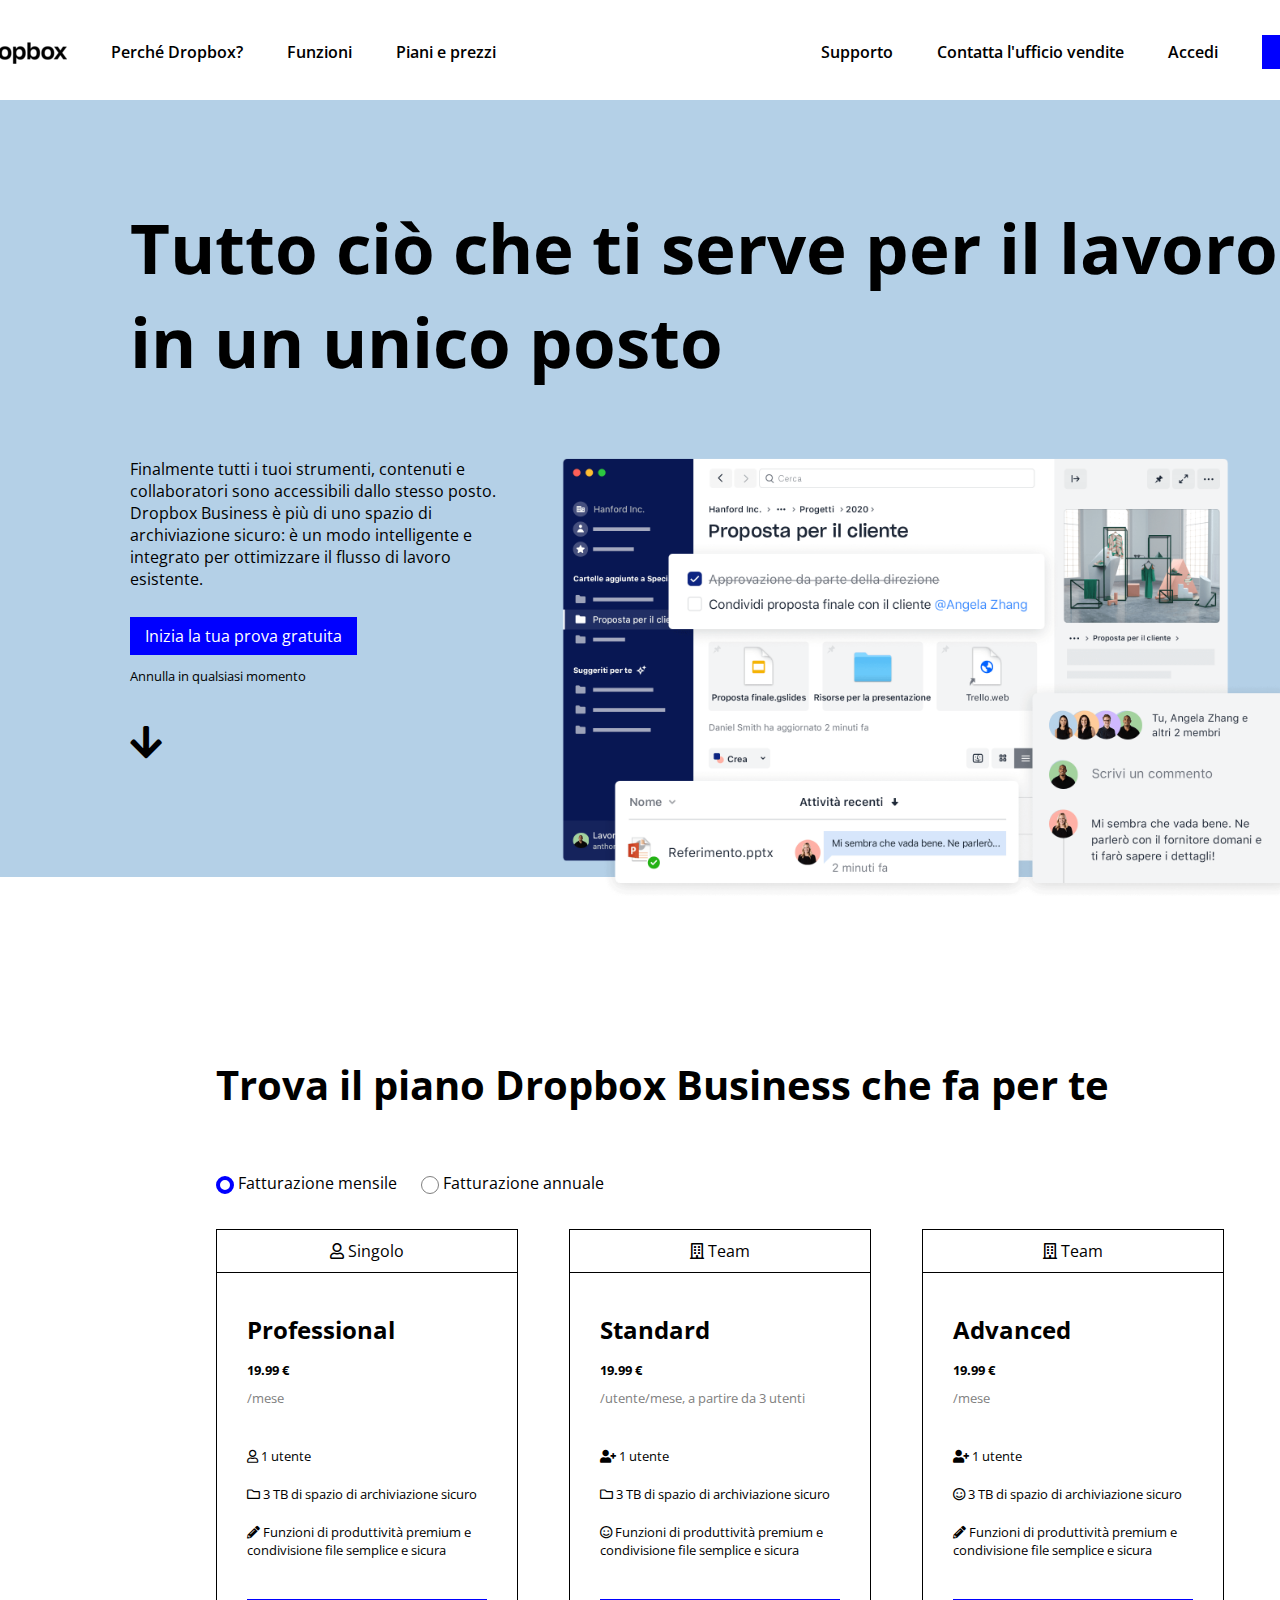
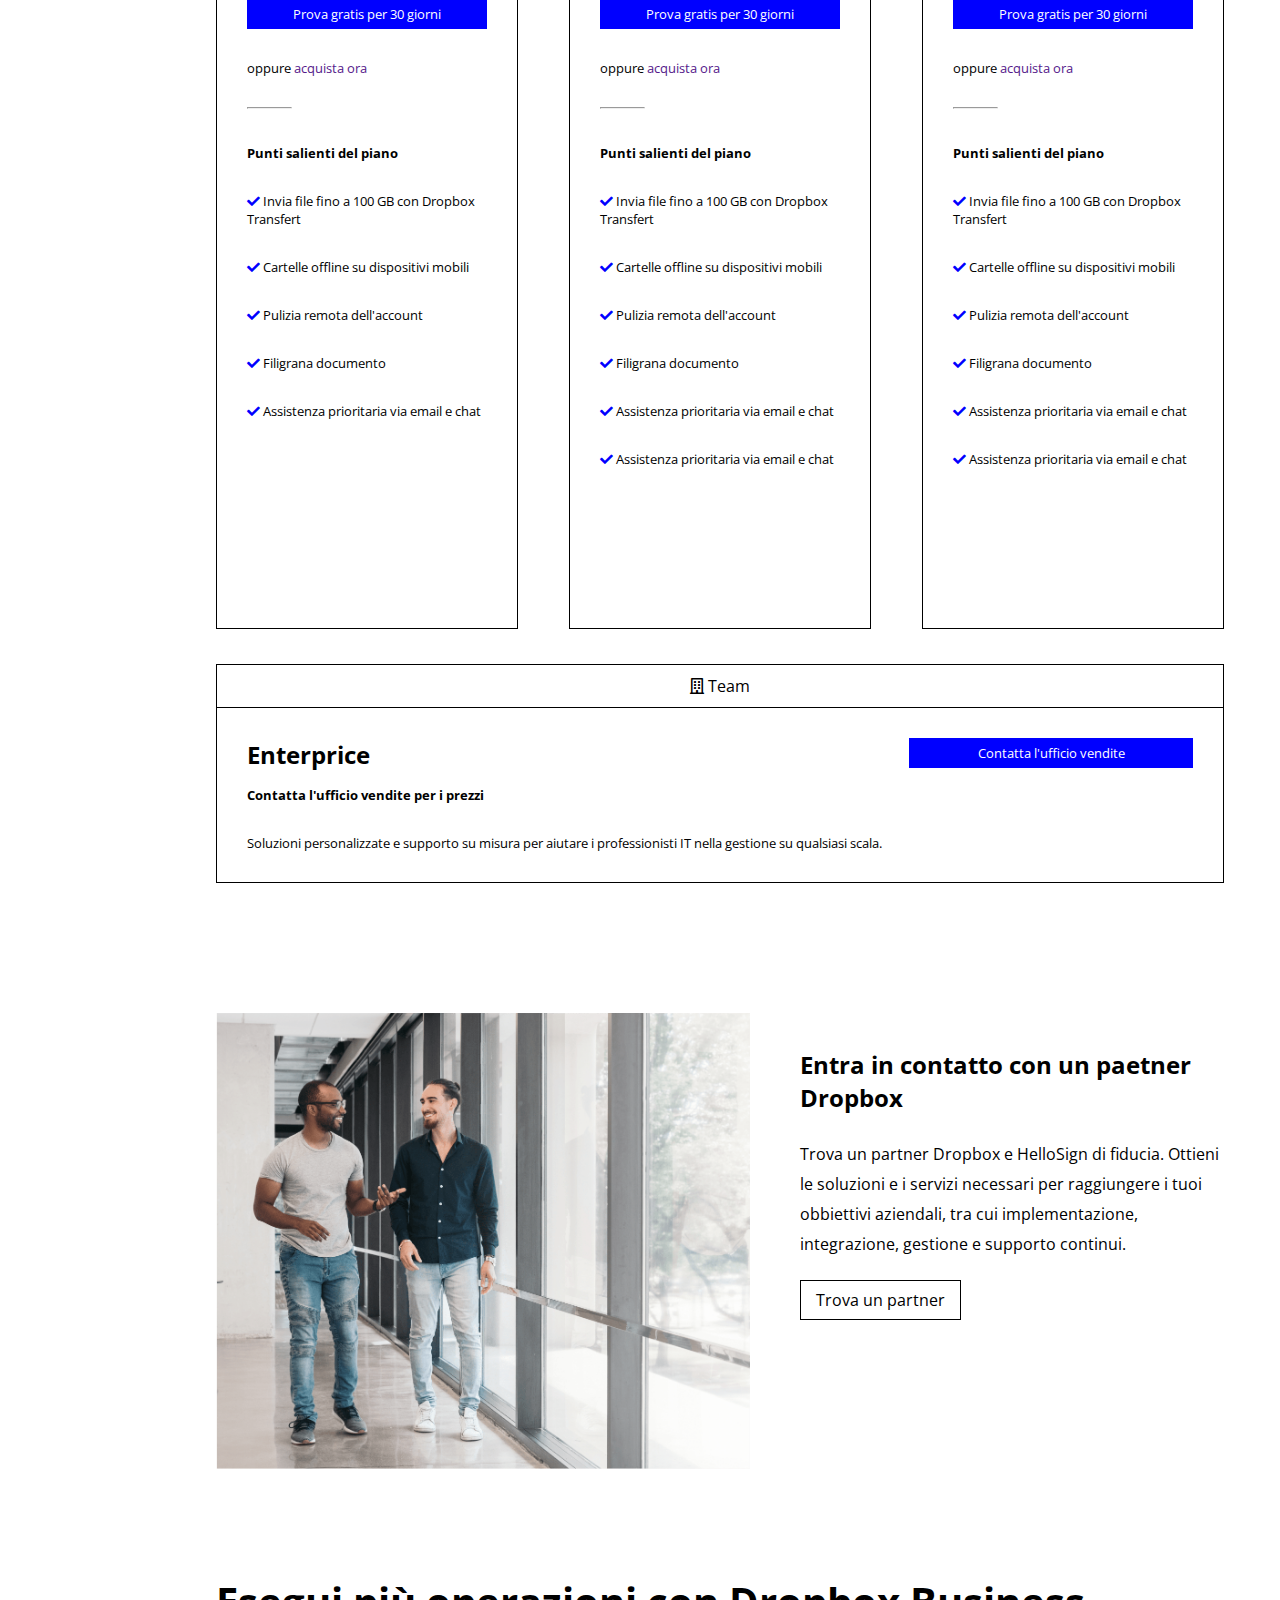
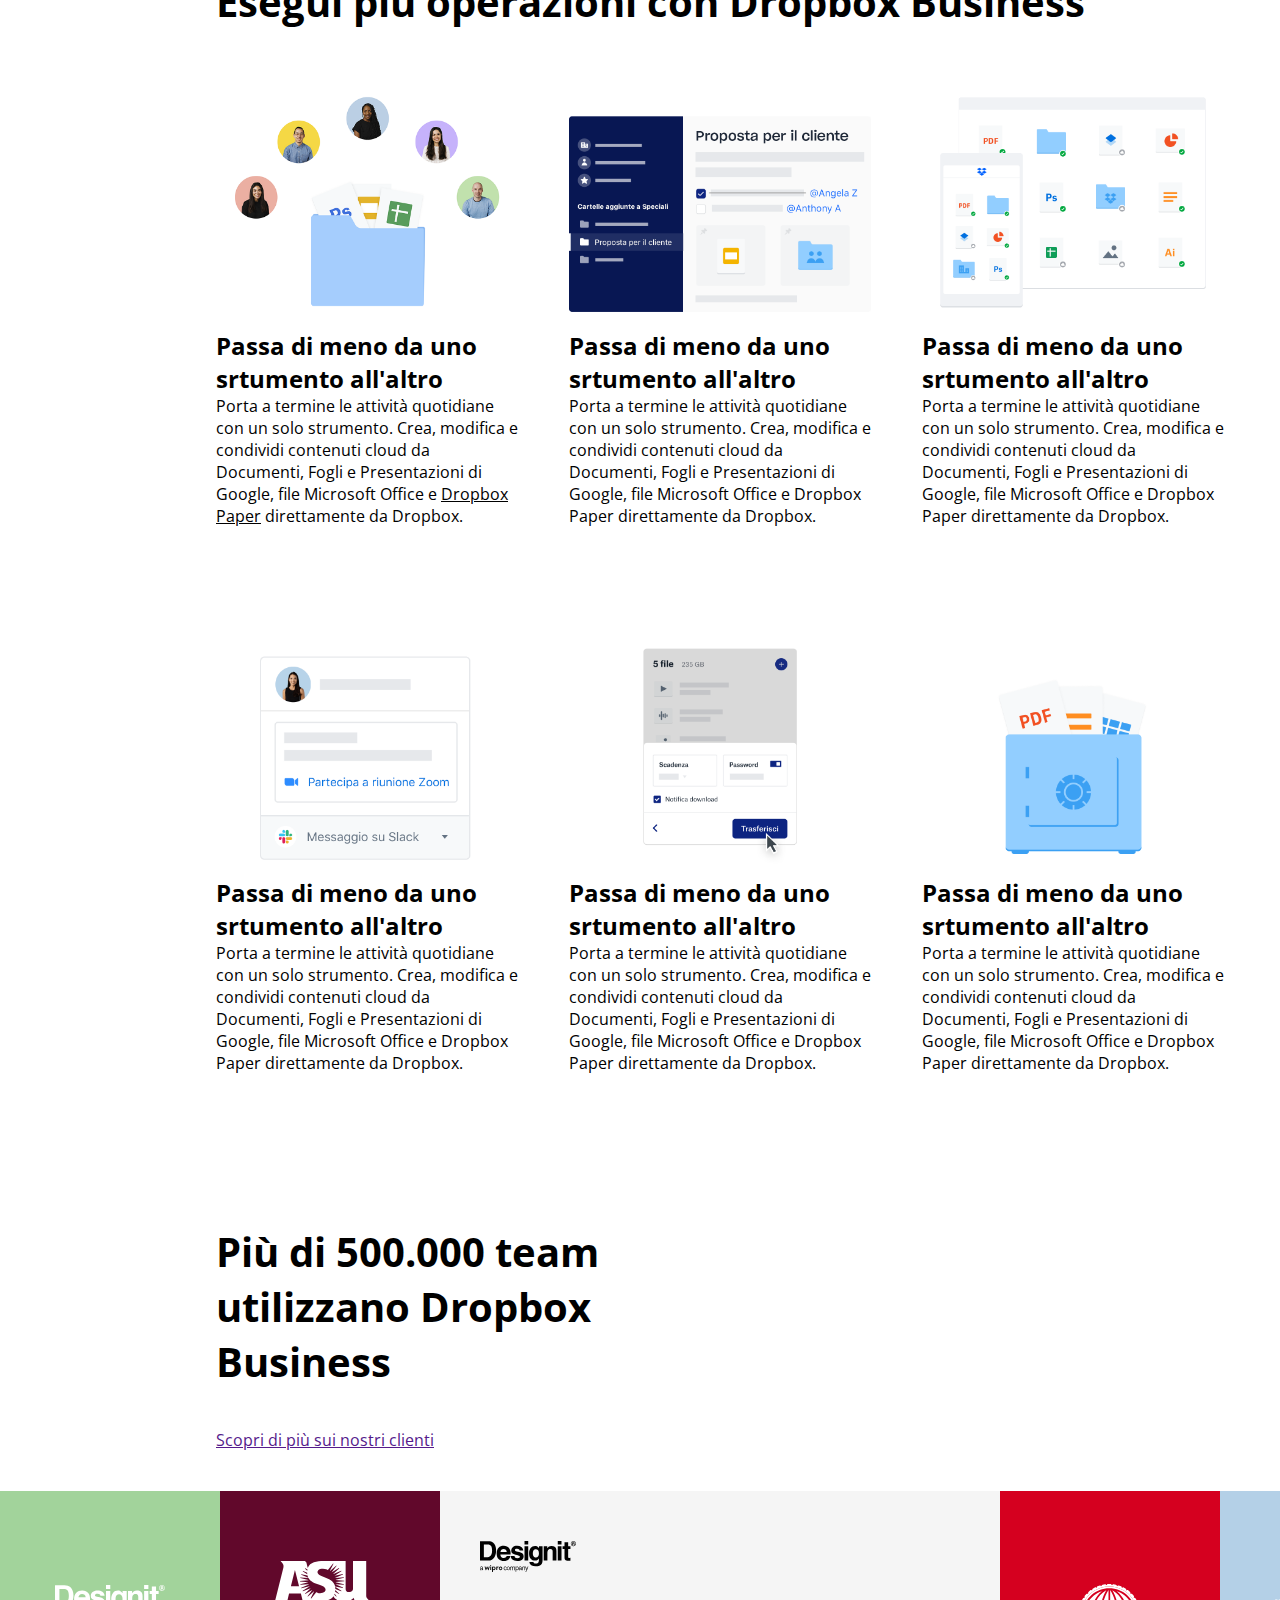
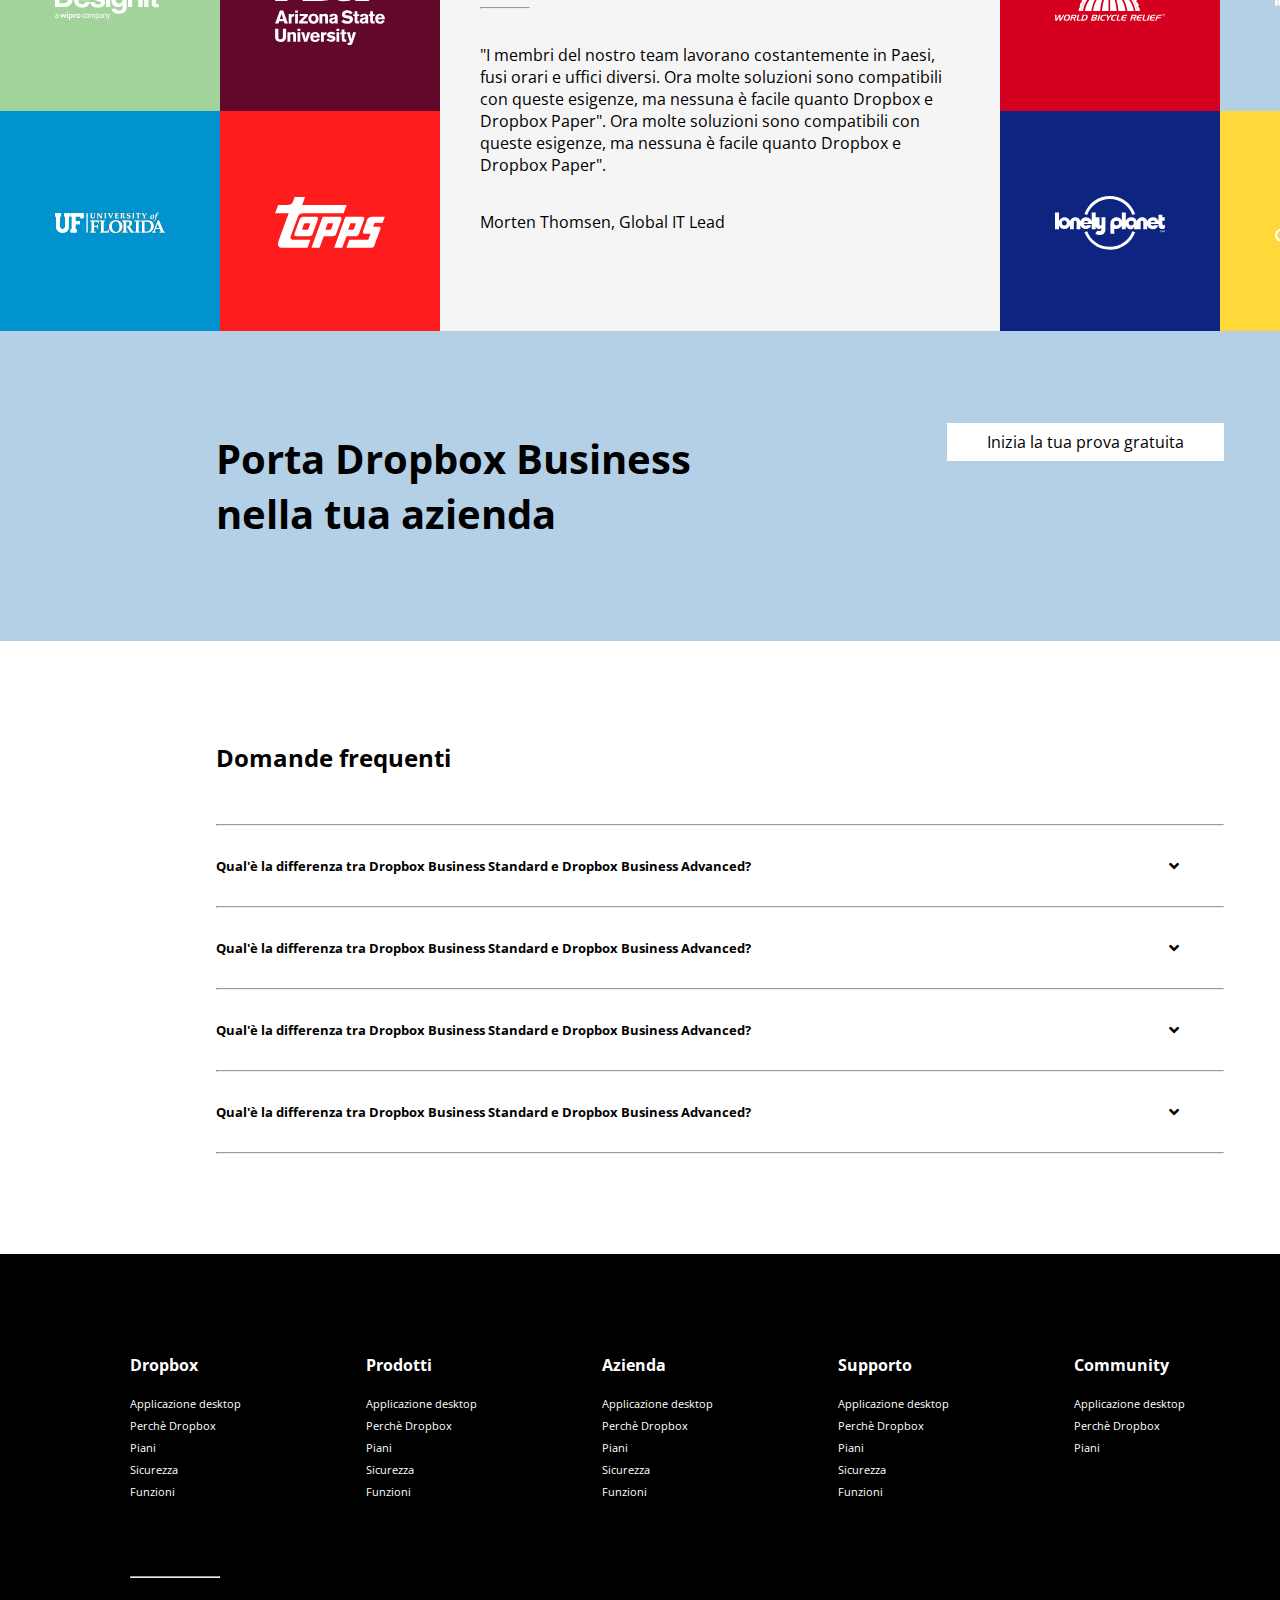
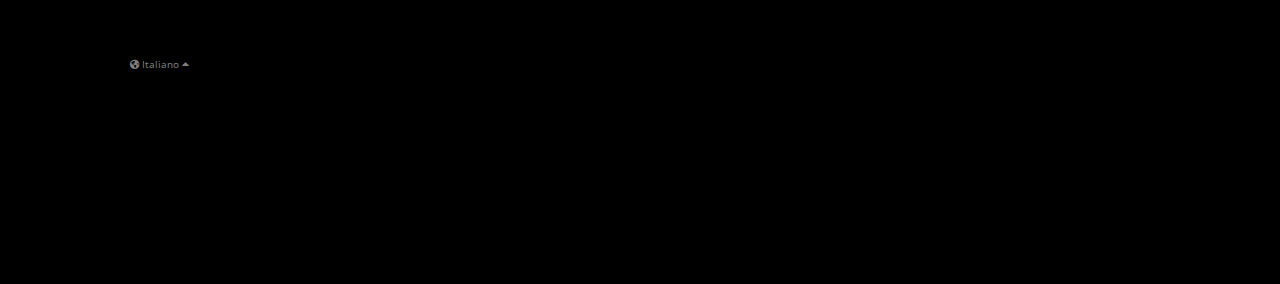
<file: Bonus/index.html>
<!DOCTYPE html>
<html lang="en">
<head>
    <meta charset="UTF-8">
    <meta http-equiv="X-UA-Compatible" content="IE=edge">
    <meta name="viewport" content="width=device-width, initial-scale=1.0">
    <title>Document</title>
    <link rel="stylesheet" href="style2.css">
    <link rel="preconnect" href="https://fonts.gstatic.com">
    <link href="https://fonts.googleapis.com/css2?family=Open+Sans:ital,wght@0,400;0,600;0,700;0,800;1,400&amp;display=swap" rel="stylesheet">
    <link rel="stylesheet" href="https://cdnjs.cloudflare.com/ajax/libs/font-awesome/5.15.4/css/all.min.css" integrity="sha512-1ycn6IcaQQ40/MKBW2W4Rhis/DbILU74C1vSrLJxCq57o941Ym01SwNsOMqvEBFlcgUa6xLiPY/NS5R+E6ztJQ==" crossorigin="anonymous" referrerpolicy="no-referrer" />
</head>

<body>

    <header>

        <div class="clearfix">

            <div class="column_left">

                <div class="logo">
                    
                    <img src="../img/logo-small.png" alt="logo Dropbox">
    
                </div>
                <!-- /logo -->
                
                <nav>
                    
                    <a href="#operation">Perché Dropbox?</a>
                    <a href="">Funzioni</a>
                    <a href="#versions">Piani e prezzi</a>
    
                </nav> 
                <!-- /link a sinistra -->   

            </div>

            <!-- /column_left -->


            <div class="column_right">

                <nav>
                    
                    <a href="" class="mini_menu">Supporto</a>
                    <div id="curtain">
                        <ul>
                            <li>Lorem</li>
                            <li>Ipsum</li>
                        </ul>
                    </div>


                    <a href="#contact_office">Contatta l'ufficio vendite</a>
                    <a href="#ghost" class="access">Accedi</a>
                    
                </nav>
                <!-- /link a destra -->
                
                <div class="btn_full">
    
                    <a href="">Inizia</a>
    
                </div>
                <!-- /link pieno -->

            </div>

            <!-- column_right -->

        </div>
        
        <!-- /header > clearfix -->

    </header>

    <!-- /header -->


    <main>

        <!-- sezione jumbo estesa -->

        <div class="total">

            <section class="clearfix ample jumbo" id="top_page">

                <div class="row_title">
                    <h1>Tutto ciò che ti serve per il lavoro, in un unico posto</h1>
                </div>

                <!-- /titolo sezione -->

                <div class="column_text">

                    <p>
                        Finalmente tutti i tuoi strumenti, contenuti e collaboratori sono accessibili dallo stesso posto. Dropbox Business è più di uno spazio di  archiviazione sicuro: è un modo intelligente e integrato per ottimizzare il flusso di lavoro esistente.
                    </p>
                    <!-- /contenuto -->

                    <div class="btn_full">
                        <a href="#">
                            Inizia la tua prova gratuita
                        </a> 
                    </div>   
                    <!-- /link pieno --> 

                    <div class="notice">
                        Annulla in qualsiasi momento
                    </div>
                    <!-- /nota -->

                    <a href="#versions">
                        <i class="fas fa-arrow-down"></i>
                    </a>
                    <!-- /reindirizzamento sezione #versions -->

                </div>

                <!-- /text -->

                <div class="column_illustration">

                    <img src="../img/jumbo.png" alt="">

                </div>
                <!-- /illustration -->

            </section>

        </div>

        <!-- tre zone clearfix -->
        <section class="container"  id="versions">

            <h2 class="plans">Trova il piano Dropbox Business che fa per te</h2>

            <div class="terms_of_payment">

                <span class="check"></span> Fatturazione mensile  

                <span class="uncheck"></span> Fatturazione annuale

            </div>

            <div class="clearfix">

                <div class="card">

                    <div class="user">
                        <i class="far fa-user"></i> Singolo
                    </div>

                    <div class="content_plans">
                        
                        <h3>Professional</h3>

                        <div class="price">

                            <strong>19.99 €</strong>

                        </div>

                        <div class="reference_duration">/mese</div>

                        <ol>

                            <li><i class="far fa-user"></i> 1 utente</li>

                            <li><i class="far fa-folder"></i> 3 TB di spazio di archiviazione sicuro</li>

                            <li><i class="fas fa-pencil-alt"></i> Funzioni di produttività premium e condivisione file semplice e sicura</li>

                        </ol>

                        <div class="btn_full">

                            <a href="">Prova gratis per 30 giorni</a>

                        </div>

                        <div class="buy_now">
                            
                            oppure <a href="">acquista ora</a>
                        
                        </div>

                        <hr class="half_card">

                        <dl>

                            <dt>Punti salienti del piano</dt>

                            <dd><i class="fas fa-check"></i> Invia file fino a 100 GB con Dropbox Transfert</dd>

                           <dd><i class="fas fa-check"></i> Cartelle offline su dispositivi mobili</dd>

                           <dd><i class="fas fa-check"></i> Pulizia remota dell'account</dd>

                           <dd><i class="fas fa-check"></i> Filigrana documento</dd>

                           <dd><i class="fas fa-check"></i> Assistenza prioritaria via email e chat</dd>

                        </dl>
    

                    </div>


                </div>

                <div class="card central">

                    <div class="user">
                        <i class="far fa-building"></i> Team
                    </div>

                    <div class="content_plans">
                        
                        <h3>Standard</h3>

                        <div class="price">

                            <strong>19.99 €</strong>

                        </div>

                        <div class="reference_duration">/utente/mese, a partire da 3 utenti</div>

                        <ol>

                            <li><i class="fas fa-user-plus"></i> 1 utente</li>

                            <li><i class="far fa-folder"></i> 3 TB di spazio di archiviazione sicuro</li>

                            <li><i class="far fa-smile"></i> Funzioni di produttività premium e condivisione file semplice e sicura</li>

                        </ol>

                        <div class="btn_full">

                            <a href="">Prova gratis per 30 giorni</a>

                        </div>

                        <div class="buy_now">
                            
                            oppure <a href="">acquista ora</a>
                        
                        </div>

                        <hr class="half_card">

                        <dl>

                            <dt>Punti salienti del piano</dt>

                            <dd><i class="fas fa-check"></i> Invia file fino a 100 GB con Dropbox Transfert</dd>

                           <dd><i class="fas fa-check"></i> Cartelle offline su dispositivi mobili</dd>

                           <dd><i class="fas fa-check"></i> Pulizia remota dell'account</dd>

                           <dd><i class="fas fa-check"></i> Filigrana documento</dd>

                           <dd><i class="fas fa-check"></i> Assistenza prioritaria via email e chat</dd>

                           <dd><i class="fas fa-check"></i> Assistenza prioritaria via email e chat</dd>


                        </dl>
    

                    </div>


                </div>

                <div class="card">

                    <div class="user">
                        <i class="far fa-building"></i> Team
                    </div>

                    <div class="content_plans">
                        
                        <h3>Advanced</h3>

                        <div class="price">

                            <strong>19.99 €</strong>

                        </div>

                        <div class="reference_duration">/mese</div>

                        <ol>

                            <li><i class="fas fa-user-plus"></i> 1 utente</li>

                            <li><i class="far fa-smile"></i> 3 TB di spazio di archiviazione sicuro</li>

                            <li><i class="fas fa-pencil-alt"></i> Funzioni di produttività premium e condivisione file semplice e sicura</li>

                        </ol>

                        <div class="btn_full">

                            <a href="">Prova gratis per 30 giorni</a>

                        </div>

                        <div class="buy_now">
                            
                            oppure <a href="">acquista ora</a>
                        
                        </div>

                        <hr class="half_card">

                        <dl>

                            <dt>Punti salienti del piano</dt>

                            <dd><i class="fas fa-check"></i> Invia file fino a 100 GB con Dropbox Transfert</dd>

                           <dd><i class="fas fa-check"></i> Cartelle offline su dispositivi mobili</dd>

                           <dd><i class="fas fa-check"></i> Pulizia remota dell'account</dd>

                           <dd><i class="fas fa-check"></i> Filigrana documento</dd>

                           <dd><i class="fas fa-check"></i> Assistenza prioritaria via email e chat</dd>

                           <dd><i class="fas fa-check"></i> Assistenza prioritaria via email e chat</dd>

                        </dl>
    

                    </div>


                </div>

                <div class="card_bottom">

                    <div class="user">
                        <i class="far fa-building"></i> Team
                    </div>

                    <div class="content_plans clearfix">

                        <div class="enterprice_left">

                            <h3>Enterprice</h3>

                            <dl>

                                <dt>Contatta l'ufficio vendite per i prezzi</dt>

                                <dd>Soluzioni personalizzate e supporto su misura per aiutare i professionisti IT nella gestione su qualsiasi scala.</dd>

                            </dl>

                        </div>

                        <div class="btn_full">

                            <a href="#contact_office">Contatta l'ufficio vendite</a>

                        </div>

                    </div>



                </div>
 
            </div>
    
            <div class="clearfix contact">
                
                <div class="column_img">

                    <img src="../img/partner.png" alt="">

                </div>

                <div class="column_text">

                    <h3>Entra in contatto con un paetner Dropbox</h3>

                    <p>
                        Trova un partner Dropbox e HelloSign di fiducia. Ottieni le soluzioni e i servizi necessari per raggiungere i tuoi obbiettivi aziendali, tra cui implementazione, integrazione, gestione e supporto continui.
                    </p>

                    <div class="btn_empty">

                        <a href="#our_partners">Trova un partner</a> 

                    </div>

                </div>

            </div>
    
            <section class="clearfix operation" id="operation">
                
                <div class="row_title">

                    <h2>Esegui più operazioni con Dropbox Business</h2>

                </div>

                <div class="row middle">

                    <div>
                        <img src="../img/business-feature-switching-tools.png" alt="">

                        <h3>Passa di meno da uno srtumento all'altro</h3>

                        <p>
                            Porta a termine le attività quotidiane con un solo strumento. Crea, modifica e condividi contenuti cloud da Documenti, Fogli e Presentazioni di Google, file Microsoft Office e <span id="important">Dropbox Paper</span> direttamente da Dropbox.
                        </p>

                    </div>

                    <div>
                        <img src="../img/business-feature-coordinate-it.png" alt="">

                        <h3>Passa di meno da uno srtumento all'altro</h3>

                        <p>
                            Porta a termine le attività quotidiane con un solo strumento. Crea, modifica e condividi contenuti cloud da Documenti, Fogli e Presentazioni di Google, file Microsoft Office e Dropbox Paper direttamente da Dropbox.
                        </p>

                    </div>

                    <div>
                        <img src="../img/business-feature-multi-device.png" alt="">

                        <h3>Passa di meno da uno srtumento all'altro</h3>

                        <p>
                            Porta a termine le attività quotidiane con un solo strumento. Crea, modifica e condividi contenuti cloud da Documenti, Fogli e Presentazioni di Google, file Microsoft Office e Dropbox Paper direttamente da Dropbox.
                        </p>

                    </div>

                </div>

                <div class="row bottom">

                    <div>
                        <img src="../img/business-feature-integrations-it.png" alt="">

                        <h3>Passa di meno da uno srtumento all'altro</h3>

                        <p>
                            Porta a termine le attività quotidiane con un solo strumento. Crea, modifica e condividi contenuti cloud da Documenti, Fogli e Presentazioni di Google, file Microsoft Office e Dropbox Paper direttamente da Dropbox.
                        </p>

                    </div>

                    <div>
                        <img src="../img/business-feature-send-files-it.png" alt="">

                        <h3>Passa di meno da uno srtumento all'altro</h3>

                        <p>
                            Porta a termine le attività quotidiane con un solo strumento. Crea, modifica e condividi contenuti cloud da Documenti, Fogli e Presentazioni di Google, file Microsoft Office e Dropbox Paper direttamente da Dropbox.
                        </p>

                    </div>

                    <div>
                        <img src="../img/business-feature-security.png" alt="">

                        <h3>Passa di meno da uno srtumento all'altro</h3>

                        <p>
                            Porta a termine le attività quotidiane con un solo strumento. Crea, modifica e condividi contenuti cloud da Documenti, Fogli e Presentazioni di Google, file Microsoft Office e Dropbox Paper direttamente da Dropbox.
                        </p>

                    </div>

                </div>

            </section>

            
            
            
            <div class="popularity" id="our_partners">
                
                <h2>Più di 500.000 team utilizzano Dropbox Business</h2>
                
                <a href="" class="clients">Scopri di più sui nostri clienti</a>
                
            </div>
            
        </section>


        <div class="total">

            <div class="clearfix">

                <div class="partners">

                    <div class="designit square">

                        <img src="../img/designit.svg" alt="">

                    </div>

                    <div class="florida square">

                        <img src="../img/university_of_florida.svg" alt="">

                    </div>

                </div>

                <div class="partners">

                    <div class="arizona square">

                        <img src="../img/arizona_state_university.svg" alt="">

                    </div>

                    <div class="topps square">

                        <img src="../img/topps.svg" alt="">

                    </div>

                </div>

                <div class="window_partner" id="windowS">

                    <div class="partner_logo">

                        <img src="../img/designit.svg" alt="">

                    </div>

                    <hr>

                    <p>"I membri del nostro team lavorano costantemente in Paesi, fusi orari e uffici diversi. Ora molte soluzioni sono compatibili con queste esigenze, ma nessuna è facile quanto Dropbox e Dropbox Paper". Ora molte soluzioni sono compatibili con queste esigenze, ma nessuna è facile quanto Dropbox e Dropbox Paper".
                    </p>

                    <div class="autor">Morten Thomsen, Global IT Lead</div>



                </div>

                <div class="partners">

                    <div class="bicycle square">

                        <img src="../img/world_bicycle_relief.svg" alt="">

                    </div>

                    <div class="lonely square">

                        <img src="../img/lonely_planet.svg" alt="">

                    </div>

                </div>

                <div class="partners">

                    <div class="hearts square">

                        <img src="../img/hearst_corp.svg" alt="">

                    </div>

                    <div class="channel square">

                        <img src="../img/clear_channel.svg" alt="">

                    </div>

                </div>

            </div>

            <div class="container">

                <div class="clearfix invited">

                    <div class="title_left">
                        
                        <h2 class="">Porta Dropbox Business nella tua azienda</h2>

                    </div>


                    <div class="button_right">

                        <div class="btn_empty">
    
                            <a href="">Inizia la tua prova gratuita</a>
    
                        </div>

                    </div>


                </div>


            </div>

        </div>

        <!-- faq -->

        <div class="container faq">

            <h3>Domande frequenti</h3>

            <hr>

            <div class="clearfix faq_box">

                <div class="question">

                    <p> <strong>Qual'è la differenza tra Dropbox Business Standard e Dropbox Business Advanced?</strong> </p>

                </div>

                <div class="go_answer">

                    <i class="fas fa-angle-down"></i>

                </div>


                <p class="answer">Lorem ipsum dolor, sit amet consectetur adipisicing elit. Vitae consectetur, cumque ducimus voluptates ad at modi recusandae ab dicta repudiandae. Consectetur, obcaecati sit. Et error veniam nulla, obcaecati vitae adipisci.</p>

            </div>

            <hr>

            <div class="clearfix">

                <div class="question">

                    <p> <strong>Qual'è la differenza tra Dropbox Business Standard e Dropbox Business Advanced?</strong> </p>

                </div>

                <div class="go_answer">

                    <i class="fas fa-angle-down"></i>

                </div>

                <p class="answer">Lorem ipsum dolor, sit amet consectetur adipisicing elit. Vitae consectetur, cumque ducimus voluptates ad at modi recusandae ab dicta repudiandae. Consectetur, obcaecati sit. Et error veniam nulla, obcaecati vitae adipisci.</p>

            </div>

            <hr>

            <div class="clearfix">

                <div class="question">

                    <p> <strong>Qual'è la differenza tra Dropbox Business Standard e Dropbox Business Advanced?</strong> </p>

                </div>

                <div class="go_answer">

                    <i class="fas fa-angle-down"></i>

                </div>

                <p class="answer">Lorem ipsum dolor, sit amet consectetur adipisicing elit. Vitae consectetur, cumque ducimus voluptates ad at modi recusandae ab dicta repudiandae. Consectetur, obcaecati sit. Et error veniam nulla, obcaecati vitae adipisci.</p>

            </div>

            <hr>

            <div class="clearfix">

                <div class="question">

                    <p> <strong>Qual'è la differenza tra Dropbox Business Standard e Dropbox Business Advanced?</strong> </p>

                </div>

                <div class="go_answer">

                    <i class="fas fa-angle-down"></i>

                </div>

                <p class="answer">Lorem ipsum dolor, sit amet consectetur adipisicing elit. Vitae consectetur, cumque ducimus voluptates ad at modi recusandae ab dicta repudiandae. Consectetur, obcaecati sit. Et error veniam nulla, obcaecati vitae adipisci.</p>

            </div>

            <hr>

        </div>

    </main>

    <!-- /main -->

    <footer>

        <div class="ample">

            <div class="clearfix">

                <dl>
                    <dt>Dropbox</dt>

                    <dd> <a href="">Applicazione desktop</a></dd>
                    <dd> <a href="">Perchè Dropbox</a></dd>
                    <dd> <a href="">Piani</a></dd>
                    <dd> <a href="">Sicurezza</a></dd>
                    <dd> <a href="">Funzioni</a></dd>
                </dl>

                <dl>
                    <dt>Prodotti</dt>

                    <dd> <a href="">Applicazione desktop</a></dd>
                    <dd> <a href="">Perchè Dropbox</a></dd>
                    <dd> <a href="">Piani</a></dd>
                    <dd> <a href="">Sicurezza</a></dd>
                    <dd> <a href="">Funzioni</a></dd>
                </dl>

                <dl>
                    <dt id="contact_office">Azienda</dt>

                    <dd> <a href="">Applicazione desktop</a></dd>
                    <dd> <a href="">Perchè Dropbox</a></dd>
                    <dd> <a href="">Piani</a></dd>
                    <dd> <a href="">Sicurezza</a></dd>
                    <dd> <a href="">Funzioni</a></dd>
                </dl>

                <dl>
                    <dt>Supporto</dt>

                    <dd> <a href="">Applicazione desktop</a></dd>
                    <dd> <a href="">Perchè Dropbox</a></dd>
                    <dd> <a href="">Piani</a></dd>
                    <dd> <a href="">Sicurezza</a></dd>
                    <dd> <a href="">Funzioni</a></dd>
                </dl>

                <dl>
                    <dt>Community</dt>

                    <dd> <a href="">Applicazione desktop</a></dd>
                    <dd> <a href="">Perchè Dropbox</a></dd>
                    <dd> <a href="">Piani</a></dd>
                </dl>

            </div>

            <!-- clearfix link chiavi sito -->

            <hr>

            <div class="finish">
                
                <i class="fas fa-globe-americas"></i> Italiano 

                <a href="#top_page" class="up">

                    <i class="fas fa-caret-up"></i>

                </a>

            </div>

        </div>

    </footer>
    
    <!-- /footer -->

</body>
</html>
</file>
<file: style.css>
*{
    box-sizing: border-box;
    margin: 0;
    padding: 0;
}


/* utility */

body{
    min-width: 1440px;
    font-family: 'Open Sans',sans-serif;
}

.clearfix::after{
    content: "";
    display: table;
    clear: both;
}

.ample{
    width: 82%;
}

.ample, .container{
    margin: auto;
}

a:not(.clients){
    text-decoration: none;
}

.btn_full a{
    color: white;
    background-color: blue;
}

.btn_empty a{
    color: black;
    background-color: white;
    border: 1px solid black;
}

p{
    line-height: 22px;
}

h2{
    font-size: 2.5rem;
}

h3{
    font-size: 1.5rem;
}



/* header */

header{
    width: 100%;
    min-width: 1440px;
    position: fixed;
    top: 0;
    left: 0;
    background-color: white;
    font-weight: 600;
    z-index: 100;
}

header .clearfix{
    width: 100%;
}

.column_left, .column_right{
    float: left;
    width: 50%;
    height: 100px;
    line-height: 100px;
    vertical-align: middle;
}

.column_left{
    text-align: left;
}

.column_right{
    text-align: right;
}

header .logo, header nav, header .btn_full{
    display: inline-block;
}

.logo img, nav a, header .btn_full{
    vertical-align: middle;
    padding: 0 20px;
}


nav a{
    color: black;
}

header .btn_full a{
    padding: 8px 22px;
    font-size: 0.8rem;
}

/* /header */


/* main */

main{
    margin-top: 100px;
}

.total{
    background-color: rgb(180, 208, 231);
}

.row_title{
    float: left;
    width: 100%;
}

.row_title h1{
    font-size: 4.3rem;
    margin: 100px 0 70px;
}

.column_text{
    float: left;
}

.column_illustration{
    float: left;
}

.jumbo .column_text{
    width: 32%;
}

.jumbo .column_illustration{
    width: 68%;
    height: 100%;
    position: relative;
}    

.column_text .btn_full{
    margin: 35px 0 20px;
}

.column_text .btn_full a{
    padding: 8px 15px;
}

.notice{
    font-size: 0.8rem;
}

a i{
    font-size: 2.3rem;
    color: black;
    margin: 40px 0 115px;
}

.column_illustration img{
    width: 100%;
    padding-left: 25px;
    position: absolute;
    top: 0;
    right: 0;
    z-index: 1;
}

/* /jumbo */


.container{
    width: 70%;
}


h2.plans{
    margin: 180px 0 60px;
}

.central{
    margin: 0 5%;
}

.card{
    float: left;
    width: 30%;
    min-height: 1000px;
    border: 1px solid black;
    margin-top: 35px;
}

.user{
    text-align: center;
    border-bottom: 1px solid black;
    padding: 10px;
}

.content_plans{
    padding: 30px;
}

.content_plans:not(h3){
    font-size: 0.8rem;
}

.card h3{
    margin: 10px 0 15px;
}

.reference_duration{
    margin-top: 10px;
    color: gray;
}

ol{
    list-style: none;
    margin: 40px 0;
}

li{
    margin: 20px 0;
}

.content_plans .btn_full{
    text-align: center;
    line-height: 30px;
    background-color: blue;
}

.buy_now{
    margin: 30px 0;
}
    
.half_card{
    width: 45px;
}

.card dl{
    margin: 35px 0;
}

.content_plans dt{
    font-weight: 700;
}

.content_plans dd{
    margin-top: 30px;
}

.content_plans dd i{
    color: blue;
}

.card_bottom{
    float: left;
    width: 100%;
    border: 1px solid black;
    margin-top: 35px;
}

.card_bottom .enterprice_left{
    float: left;
    width: 70%;
}

.card_bottom dl{
    margin: 15px 0 0;
}

.card_bottom .btn_full{
    float: left;
    width: 30%;
}

/* /subscription plans */


.contact{
    margin-top: 130px;
}

.column_img{
    float: left;
    width: 53%;
}

.contact .column_text{
    float: left;
    width: 47%;
    padding-left: 50px;
} 
    
.column_img img{
    width: 100%;
} 

.contact h3{
    margin: 35px 0 25px;
}

.contact p{
    line-height: 30px;
}

.contact .btn_empty{
    margin: 30px 0;
}

.contact .btn_empty a{
    padding: 8px 15px;
}

/* /contact */


.operation{
    margin: 100px 0;
}

.row{
    float: left;
    width: 100%;
    margin: 50px 0;
}

.row > div{
    float: left; 
    width: 30%;
}

.row img{
    width: 100%;
}

.row div:nth-child(2){
    margin: 0 5%;
}

/* /operation */


.popularity{
    width: 53%;
}

.popularity .clients{
    display: inline-block;
    margin: 40px 0;
}

.partners{
    float: left;
    width: 15%;
}
.window_partner{
    float: left;
    width: 40%;
}

.partners a{
    width: 100%;
}

.designit{
    width: 100%;
    padding-top: 100%;
    background-color: green;
    background-image: url(./img/designit.svg);
    background-position: center;
    background-size: 50%;
    background-repeat: no-repeat;
}


/* /main */


/* footer */

footer{
    background-color: black;
    color: white;
    padding: 100px 0;
}


footer dl{
    float: left;
    width: 20%;
}

footer dt{
    color: white;
    font-weight: 700;
    margin-bottom: 15px;
}

footer dd a{
    color: white;
    font-size: 0.7rem;
}

/* /footer */
</file>
<file: Bonus/style2.css>
*{
    box-sizing: border-box;
    margin: 0;
    padding: 0;
}


/* utility */

html{
    scroll-behavior: smooth;
}

body{
    min-width: 1440px;
    max-width: 1600px;
    margin: auto;
    font-family: 'Open Sans',sans-serif;
}

.clearfix::after{
    content: "";
    display: table;
    clear: both;
}

.ample{
    width: 82%;
}

.ample, .container{
    margin: auto;
}

a:not(.clients){
    text-decoration: none;
}

.btn_full a{
    color: white;
    background-color: blue;
}

.btn_empty a{
    color: black;
    background-color: white;
    border: 1px solid black;
}

p{
    line-height: 22px;
}

h2{
    font-size: 2.5rem;
}

h3{
    font-size: 1.5rem;
}



/* effetti */

.btn_full a:hover, .btn_empty a:hover{
    text-decoration: underline;
}

nav a:hover{
    border-bottom: 2px solid black;
}

.mini_menu:hover + #curtain{
    display: block;
}

.go_answer:hover + .answer{
    display: inline-block;
}


/* /effetti */


/* header */

header{
    width: 100%;
    min-width: 1440px;
    max-width: 1600px;
    position: fixed;
    top: 0;
    left: 50%;
    transform: translate(-50%);
    background-color: white;
    font-weight: 600;
    z-index: 100;
}

header .clearfix{
    width: 100%;
}

.column_left, .column_right{
    float: left;
    width: 50%;
    height: 100px;
    line-height: 100px;
    vertical-align: middle;
}

.column_left{
    text-align: left;
}

.column_right{
    text-align: right;
}

header .logo, header nav, .curtain, header .btn_full{
    display: inline-block;
}

.logo img, nav a, header .btn_full{
    vertical-align: middle;
    padding: 0 20px;
}

nav a{
    color: black;
    padding-bottom: 36px;
}

#curtain{
    display: none;
    width: 110px;
    height: 100px;
    line-height: 20px;
    text-align: center;
    background-color: white;
    position: absolute;
    border: 1px solid black;
}

#curtain ul{
    list-style: none;
}

header .btn_full a{
    padding: 8px 22px;
    font-size: 0.8rem;
}

/* /header */



/* main */

main{
    margin-top: 100px;
}

.total{
    background-color: rgb(180, 208, 231);
}

.row_title{
    float: left;
    width: 100%;
}

.row_title h1{
    font-size: 4.3rem;
    margin: 100px 0 70px;
}

.column_text{
    float: left;
}

.column_illustration{
    float: left;
}

.jumbo .column_text{
    width: 32%;
}

.jumbo .column_illustration{
    width: 68%;
    height: 100%;
    position: relative;
}    

.column_text .btn_full{
    margin: 35px 0 20px;
}

.column_text .btn_full a{
    padding: 8px 15px;
}

.notice{
    font-size: 0.8rem;
}

a i{
    font-size: 2.3rem;
    color: black;
    margin: 40px 0 115px;
}

.column_illustration img{
    width: 100%;
    padding-left: 25px;
    position: absolute;
    top: 0;
    right: 0;
    z-index: 1;
}

/* /jumbo */


.container{
    width: 70%;
}


h2.plans{
    margin: 180px 0 60px;
}

.terms_of_payment span{
    display: inline-block;
    width: 18px;
    height: 18px;
    border-radius: 100%;
    vertical-align: middle;
}

.check{
    border: 4px solid blue;
}

.uncheck{
    border: 1px solid gray;
    margin-left: 20px;

}

.central{
    margin: 0 5%;
}

.card{
    float: left;
    width: 30%;
    min-height: 1000px;
    border: 1px solid black;
    margin-top: 35px;
}

.user{
    text-align: center;
    border-bottom: 1px solid black;
    padding: 10px;
}

.content_plans{
    padding: 30px;
}

.content_plans:not(h3){
    font-size: 0.8rem;
}

.card h3{
    margin: 10px 0 15px;
}

.reference_duration{
    margin-top: 10px;
    color: gray;
}

ol{
    list-style: none;
    margin: 40px 0;
}

li{
    margin: 20px 0;
}

.content_plans .btn_full{
    text-align: center;
    line-height: 30px;
    background-color: blue;
}

.buy_now{
    margin: 30px 0;
}
    
.half_card{
    width: 45px;
}

.card dl{
    margin: 35px 0;
}

.content_plans dt{
    font-weight: 700;
}

.content_plans dd{
    margin-top: 30px;
}

.content_plans dd i{
    color: blue;
}

.card_bottom{
    float: left;
    width: 100%;
    border: 1px solid black;
    margin-top: 35px;
}

.card_bottom .enterprice_left{
    float: left;
    width: 70%;
}

.card_bottom dl{
    margin: 15px 0 0;
}

.card_bottom .btn_full{
    float: left;
    width: 30%;
}

/* /subscription plans */


.contact{
    margin-top: 130px;
}

.column_img{
    float: left;
    width: 53%;
}

.contact .column_text{
    float: left;
    width: 47%;
    padding-left: 50px;
} 
    
.column_img img{
    width: 100%;
} 

.contact h3{
    margin: 35px 0 25px;
}

.contact p{
    line-height: 30px;
}

.contact .btn_empty{
    margin: 30px 0;
}

.contact .btn_empty a{
    padding: 8px 15px;
}

/* /contact */


.operation{
    margin: 100px 0;
}

.row{
    float: left;
    width: 100%;
    margin: 50px 0;
}

.row > div{
    float: left; 
    width: 30%;
}

.row img{
    width: 100%;
}

#important{
    text-decoration: underline;
}

.row div:nth-child(2){
    margin: 0 5%;
}

/* /operation */


.popularity{
    width: 53%;
}

.popularity .clients{
    display: inline-block;
    margin: 40px 0;
}

.partners{
    float: left;
    width: 220px;
}

.window_partner{
    float: left;
    width: calc(100% - 880px);
    height: 440px;
}

.square{
    height: 220px;
    line-height: 220px;
    text-align: center;
}

.partners img{
    width: 50%;
    vertical-align: middle;
    filter: invert(1);
}

.designit{
    background-color: rgb(162, 211, 155);
}

.florida{
    background-color: rgb(0, 147, 206);
}

.arizona{
    background-color: rgb(97, 8, 43);
}

.topps{
    background-color: rgb(255, 28, 28);
}

.bicycle{
    background-color: rgb(213, 0, 31);
}

.lonely{
    background-color: rgb(13, 36, 129);
}

.hearts{
    background-color: rgb(180, 208, 231);
}

.channel{
    background-color: rgb(255, 216, 58);
}


.window_partner{
    padding: 20px 40px;
    background-color: rgb(245, 245, 245);
}

.partner_logo img{
    width: 20%;
    margin: 30px 0;
}

.window_partner hr{
    width: 50px;
}

.window_partner p{
    margin: 35px 0; 
}

.invited{
    padding: 100px 0;
}

.title_left{
    float: left;
    width: 50%;
}

.button_right{
    float: left;
    width: 50%;
    text-align: right;
}

.button_right .btn_empty a{
    padding: 8px 40px;
    border: none;
}

/* /total */


.faq{
    padding: 100px 0;
}

.faq h3{
    margin-bottom: 50px;
}

.question{
    float: left;
    width: 90%;
    height: 80px;
}

.question p, .go_answer i{
    line-height: 80px;
    vertical-align: middle;
}

.go_answer{
    float: left;
    width: 10%;
    text-align: center;
}

.answer{
    float: left;
    width: 100%;
    display: none;
}

.faq p{
    font-size: 0.8rem;
}

/* /main */


/* footer */

footer{
    background-color: black;
    color: white;
    padding: 100px 0;
}

footer dl{
    float: left;
    width: 20%;
}

footer dt{
    color: white;
    font-weight: 700;
    margin-bottom: 15px;
}

footer dd a{
    color: white;
    font-size: 0.7rem;
}

footer hr{
    width: 90px;
    margin: 75px 0 40px;
}

footer .finish{
    font-size: 0.6rem;
    color: gray;
}

.up i{
    color: gray;
    font-size: 00.7rem;
}

/* /footer */
</file>
